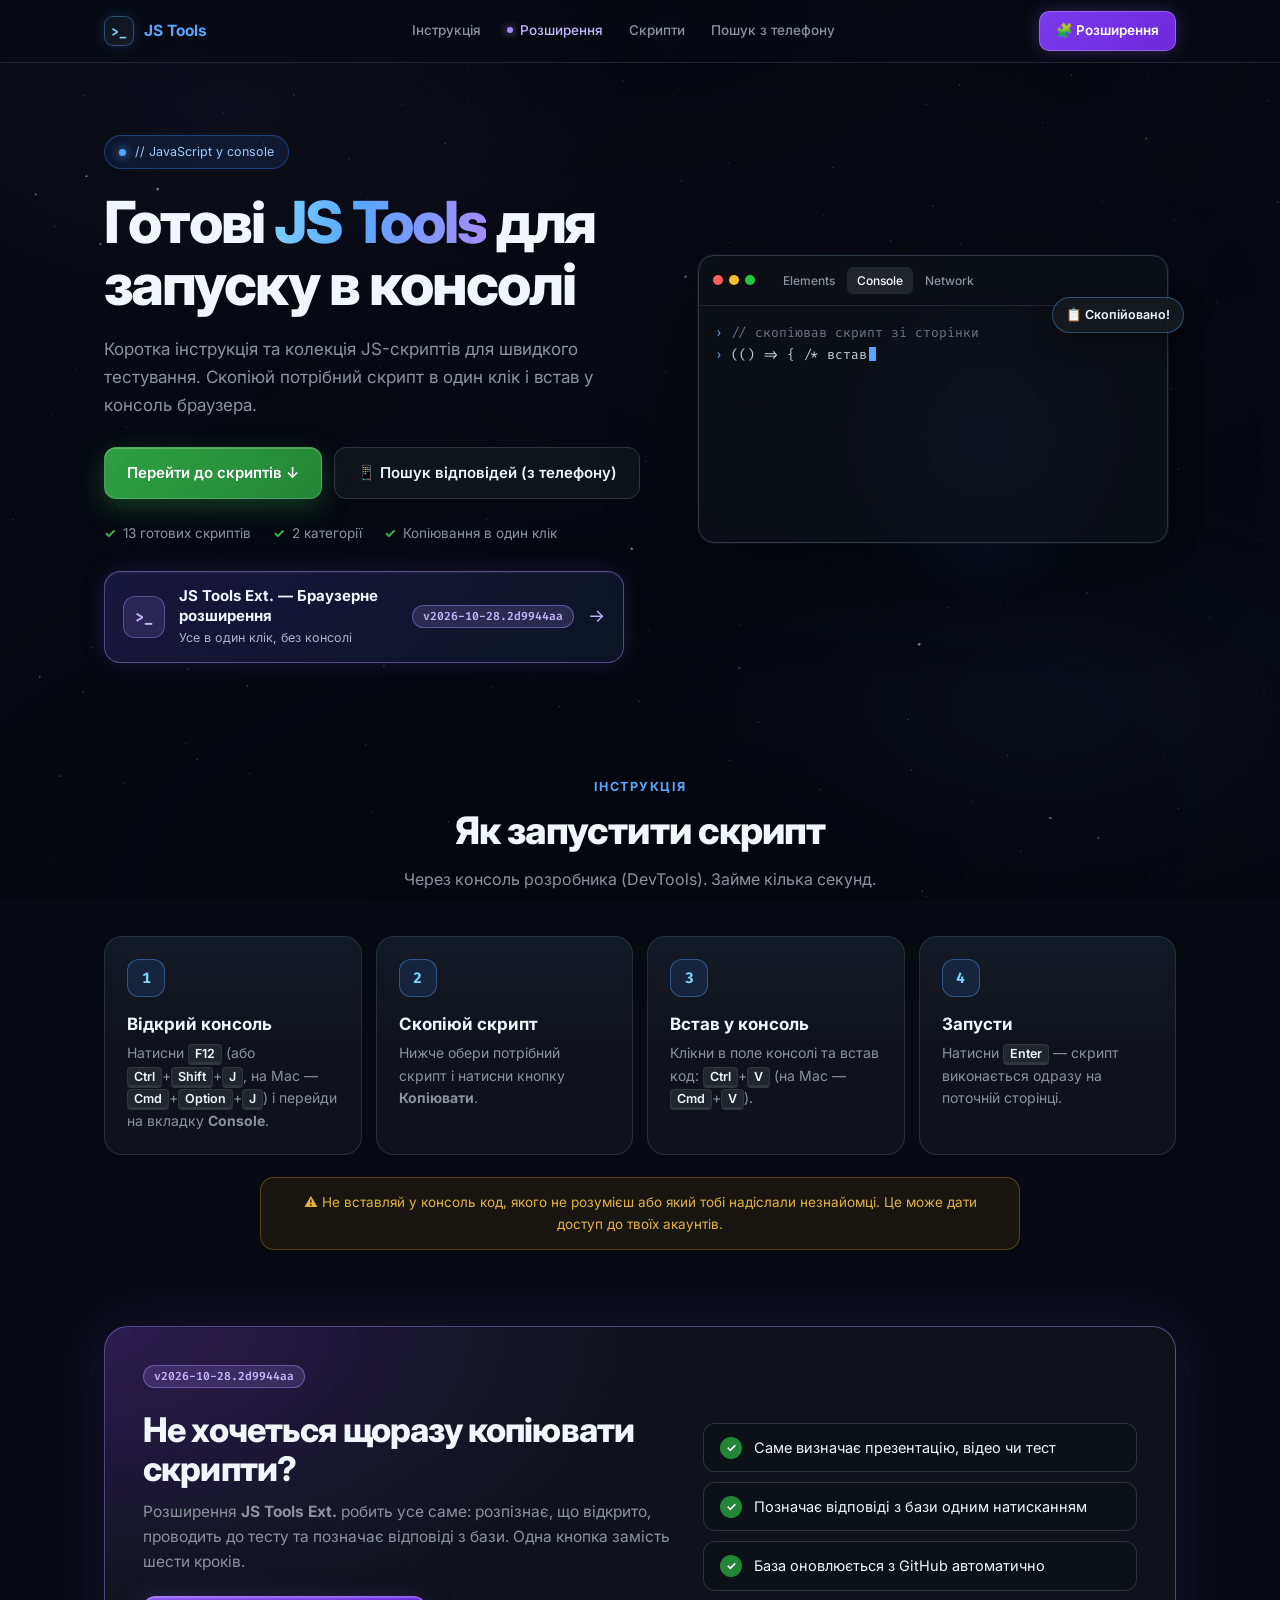
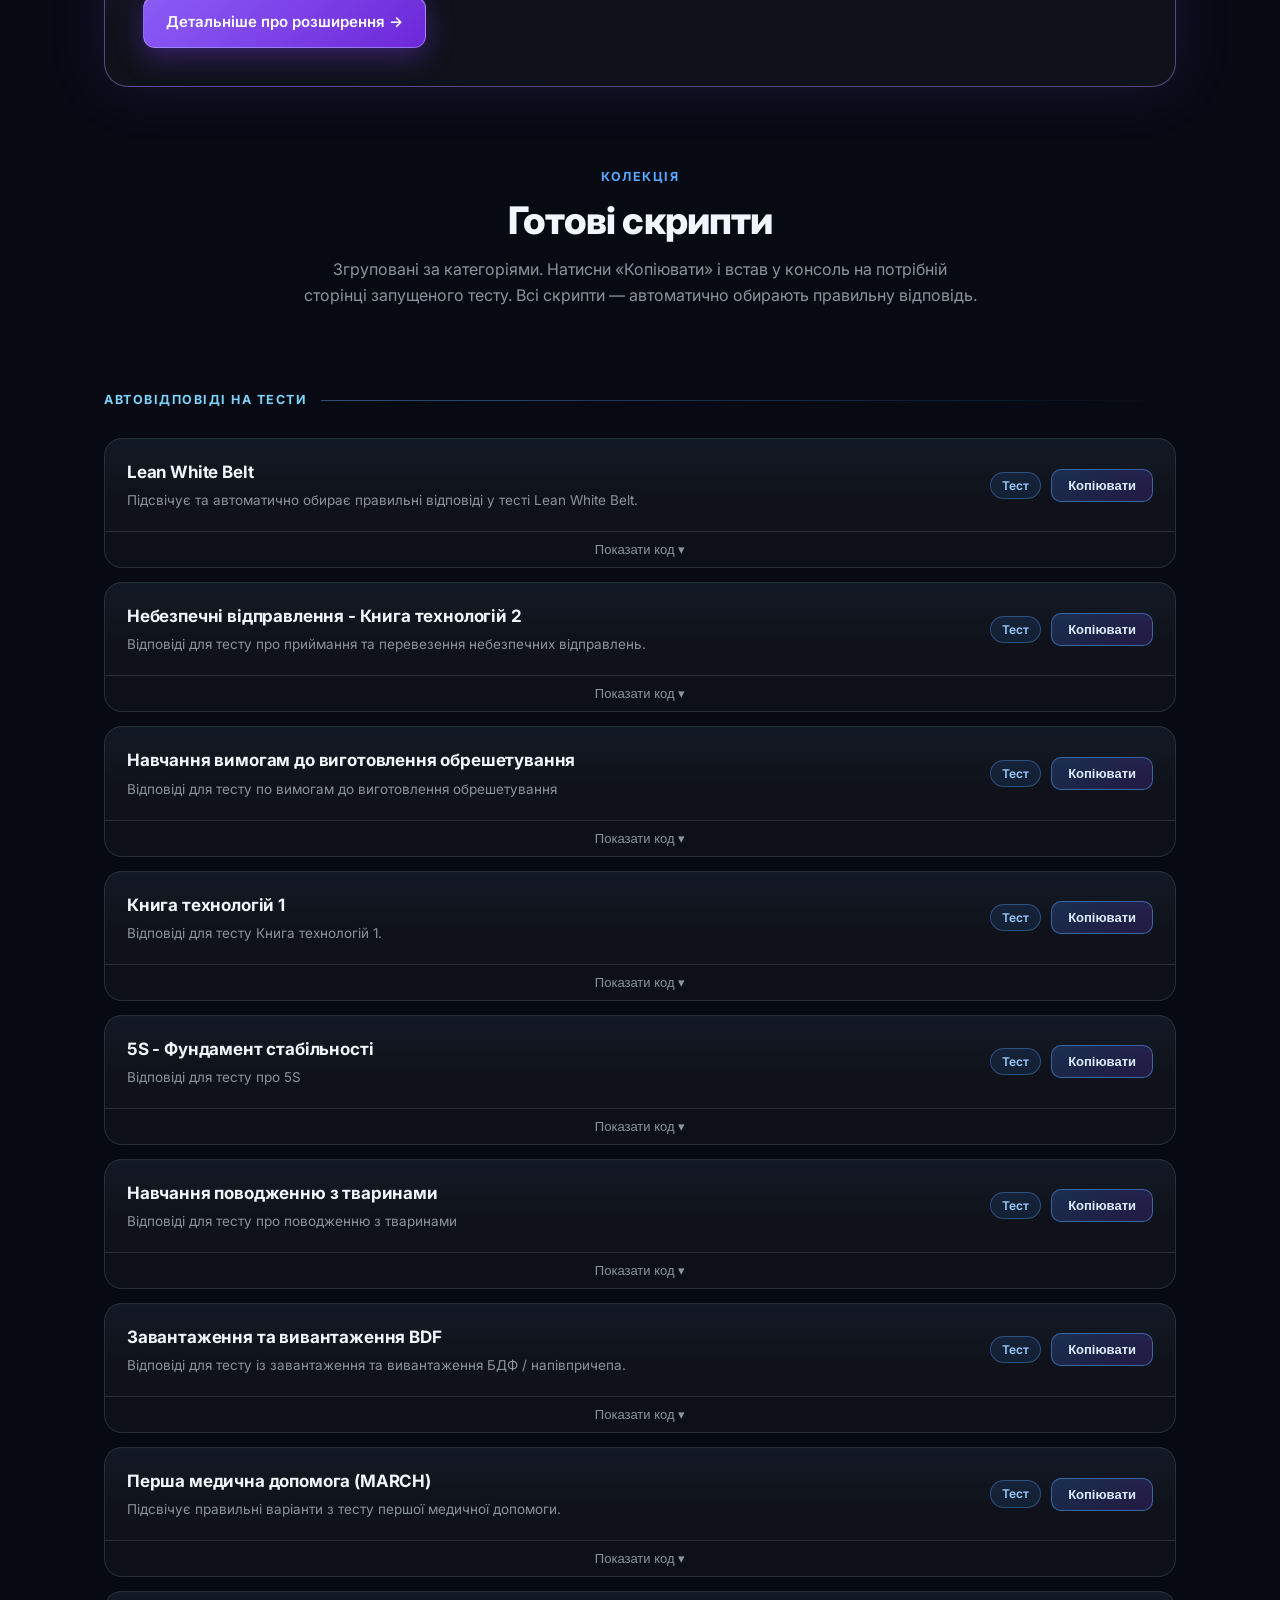
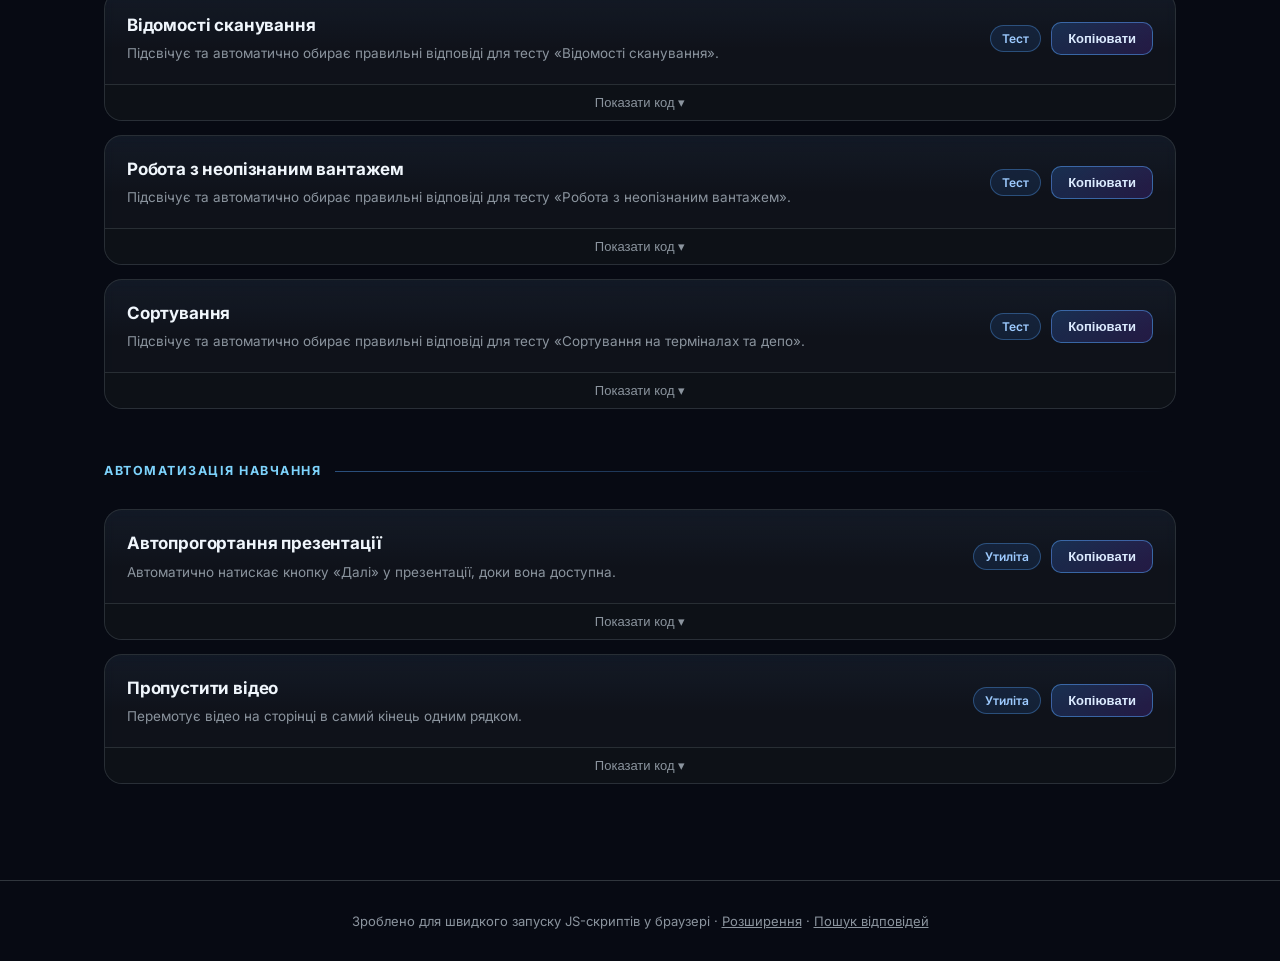
<file: index.html>
<!DOCTYPE html>
<html lang="uk">

<head>
    <meta charset="UTF-8" />
    <meta name="viewport" content="width=device-width, initial-scale=1.0" />
    <title>JS Test Tools</title>
    <link rel="icon" href="img/ico.png" />
    <meta name="description" content="Коротка інструкція, як запускати JavaScript у консолі браузера, та готові скрипти для копіювання в один клік." />
    <meta name="theme-color" content="#070a13" />
    <script>
    document.documentElement.classList.add("s-js");
    </script>
    <link rel="stylesheet" href="css/style.css" />
    <link rel="stylesheet" href="css/animations.css" />
    <link rel="stylesheet" href="css/site.css" />
    <script src="js/animations.js"></script>
</head>

<body class="s-page s-index">
    <!-- ======================= НАВІГАЦІЯ ======================= -->
    <nav class="s-nav" aria-label="Навігація сторінки">
        <div class="s-wrap s-nav-in">
            <a class="s-brand" href="#top"><span class="s-mark">&gt;_</span><span class="s-bname"><span class="accent">JS Tools</span></span></a>
            <div class="s-links">
                <a href="#how">Інструкція</a>
                <a href="#extension" class="s-ext">Розширення</a>
                <a href="#scripts">Скрипти</a>
                <a href="poshuk.html">Пошук з телефону</a>
            </div>
            <a class="s-cta" href="extension.html">🧩 Розширення</a>
        </div>
    </nav>
    <!-- ======================= HERO ======================= -->
    <header class="s-hero" id="top">
        <div class="s-wrap s-hero-grid">
            <div class="s-hero-copy">
                <span id="secret-badge" class="s-eyebrow" style="cursor: pointer; user-select: none;">// JavaScript у console</span>
                <h1>Готові <span class="s-grad">JS Tools</span> для запуску в консолі</h1>
                <p class="s-lead">Коротка інструкція та колекція JS-скриптів для швидкого тестування. Скопіюй потрібний скрипт в один клік і встав у консоль браузера.</p>
                <div class="s-actions">
                    <a class="s-btn s-btn-main" href="#scripts">Перейти до скриптів ↓</a>
                    <a class="s-btn s-btn-ghost" href="poshuk.html">📱 Пошук відповідей (з телефону)</a>
                </div>
                <ul class="s-trust" id="scriptStats">
                    <li>Готові скрипти</li>
                    <li>Копіювання в один клік</li>
                    <li>Без встановлення</li>
                </ul>
                <!-- Кнопка розширення: у бейджі підставляється версія з data/version.json (див. js/site.js) -->
                <a class="s-promo" href="extension.html">
                    <span class="s-promo-ico">&gt;_</span>
                    <span class="s-promo-text"><b>JS Tools Ext. — Браузерне розширення</b><small>Усе в один клік, без консолі</small></span>
                    <span class="s-badge-v" data-ext-version>Реліз</span>
                    <span class="s-promo-arrow" aria-hidden="true">→</span>
                </a>
            </div>
            <!-- Демо: консоль із запуском скрипта -->
            <div class="s-demo" aria-hidden="true">
                <div class="s-orb"></div>
                <div class="s-console">
                    <div class="s-con-bar"><i></i><i></i><i></i><span class="s-tabs"><b>Elements</b><b class="on">Console</b><b>Network</b></span></div>
                    <div class="s-con-body" id="conOut"></div>
                </div>
                <span class="s-chip s-chip-1" id="conChip">✓ Готово</span>
                <span class="s-chip s-chip-2">📋 Скопійовано!</span>
            </div>
        </div>
    </header>
    <!-- ======================= ІНСТРУКЦІЯ ======================= -->
    <section class="s-sec" id="how">
        <div class="s-wrap">
            <div class="s-head" data-rv>
                <span class="s-kicker">Інструкція</span>
                <h2>Як запустити скрипт</h2>
                <p>Через консоль розробника (DevTools). Займе кілька секунд.</p>
            </div>
            <div class="steps">
                <div class="step">
                    <div class="step-num">1</div>
                    <div>
                        <h3>Відкрий консоль</h3>
                        <p>Натисни <kbd>F12</kbd> (або <kbd>Ctrl</kbd>+<kbd>Shift</kbd>+<kbd>J</kbd>, на Mac — <kbd>Cmd</kbd>+<kbd>Option</kbd>+<kbd>J</kbd>) і перейди на вкладку <b>Console</b>.</p>
                    </div>
                </div>
                <div class="step">
                    <div class="step-num">2</div>
                    <div>
                        <h3>Скопіюй скрипт</h3>
                        <p>Нижче обери потрібний скрипт і натисни кнопку <b>Копіювати</b>.</p>
                    </div>
                </div>
                <div class="step">
                    <div class="step-num">3</div>
                    <div>
                        <h3>Встав у консоль</h3>
                        <p>Клікни в поле консолі та встав код: <kbd>Ctrl</kbd>+<kbd>V</kbd> (на Mac — <kbd>Cmd</kbd>+<kbd>V</kbd>).</p>
                    </div>
                </div>
                <div class="step">
                    <div class="step-num">4</div>
                    <div>
                        <h3>Запусти</h3>
                        <p>Натисни <kbd>Enter</kbd> — скрипт виконається одразу на поточній сторінці.</p>
                    </div>
                </div>
            </div>
            <div class="warning">
                ⚠ Не вставляй у консоль код, якого не розумієш або який тобі надіслали незнайомці. Це може дати доступ до твоїх акаунтів.
            </div>
        </div>
    </section>
    <!-- ======================= РОЗШИРЕННЯ ======================= -->
    <section class="s-sec" id="extension" style="padding-top: 0;">
        <div class="s-wrap">
            <div class="s-extband" data-rv>
                <div>
                    <span class="s-badge-v" data-ext-version>Реліз</span>
                    <h2>Не хочеться щоразу копіювати скрипти?</h2>
                    <p>Розширення <b>JS Tools Ext.</b> робить усе саме: розпізнає, що відкрито, проводить до тесту та позначає відповіді з бази. Одна кнопка замість шести кроків.</p>
                    <a class="s-btn s-btn-violet" href="extension.html">Детальніше про розширення →</a>
                </div>
                <ul class="s-extlist">
                    <li>Саме визначає презентацію, відео чи тест</li>
                    <li>Позначає відповіді з бази одним натисканням</li>
                    <li>База оновлюється з GitHub автоматично</li>
                </ul>
            </div>
        </div>
    </section>
    <!-- ======================= СКРИПТИ ======================= -->
    <section class="s-sec" id="scripts" style="padding-top: 0;">
        <div class="s-wrap">
            <div class="s-head" data-rv>
                <span class="s-kicker">Колекція</span>
                <h2>Готові скрипти</h2>
                <p>Згруповані за категоріями. Натисни «Копіювати» і встав у консоль на потрібній сторінці запущеного тесту. Всі скрипти — автоматично обирають правильну відповідь.</p>
            </div>
            <div id="cards"></div>
        </div>
    </section>
    <footer class="s-foot">
        <div class="s-wrap">Зроблено для швидкого запуску JS-скриптів у браузері · <a href="extension.html">Розширення</a> · <a href="poshuk.html">Пошук відповідей</a></div>
    </footer>
    <!--
    База скриптів винесена в data/scripts-db.js — це окрема "база знань"
    цієї сторінки. Щоб додати свій скрипт, відредагуй масив SCRIPTS_DB:
    додай об'єкт { category, tag, title, desc, code }.
  -->
    <script src="data/scripts-db.js"></script>
    <script src="js/main.js"></script>
    <script src="js/site.js"></script>
</body>

</html>
</file>
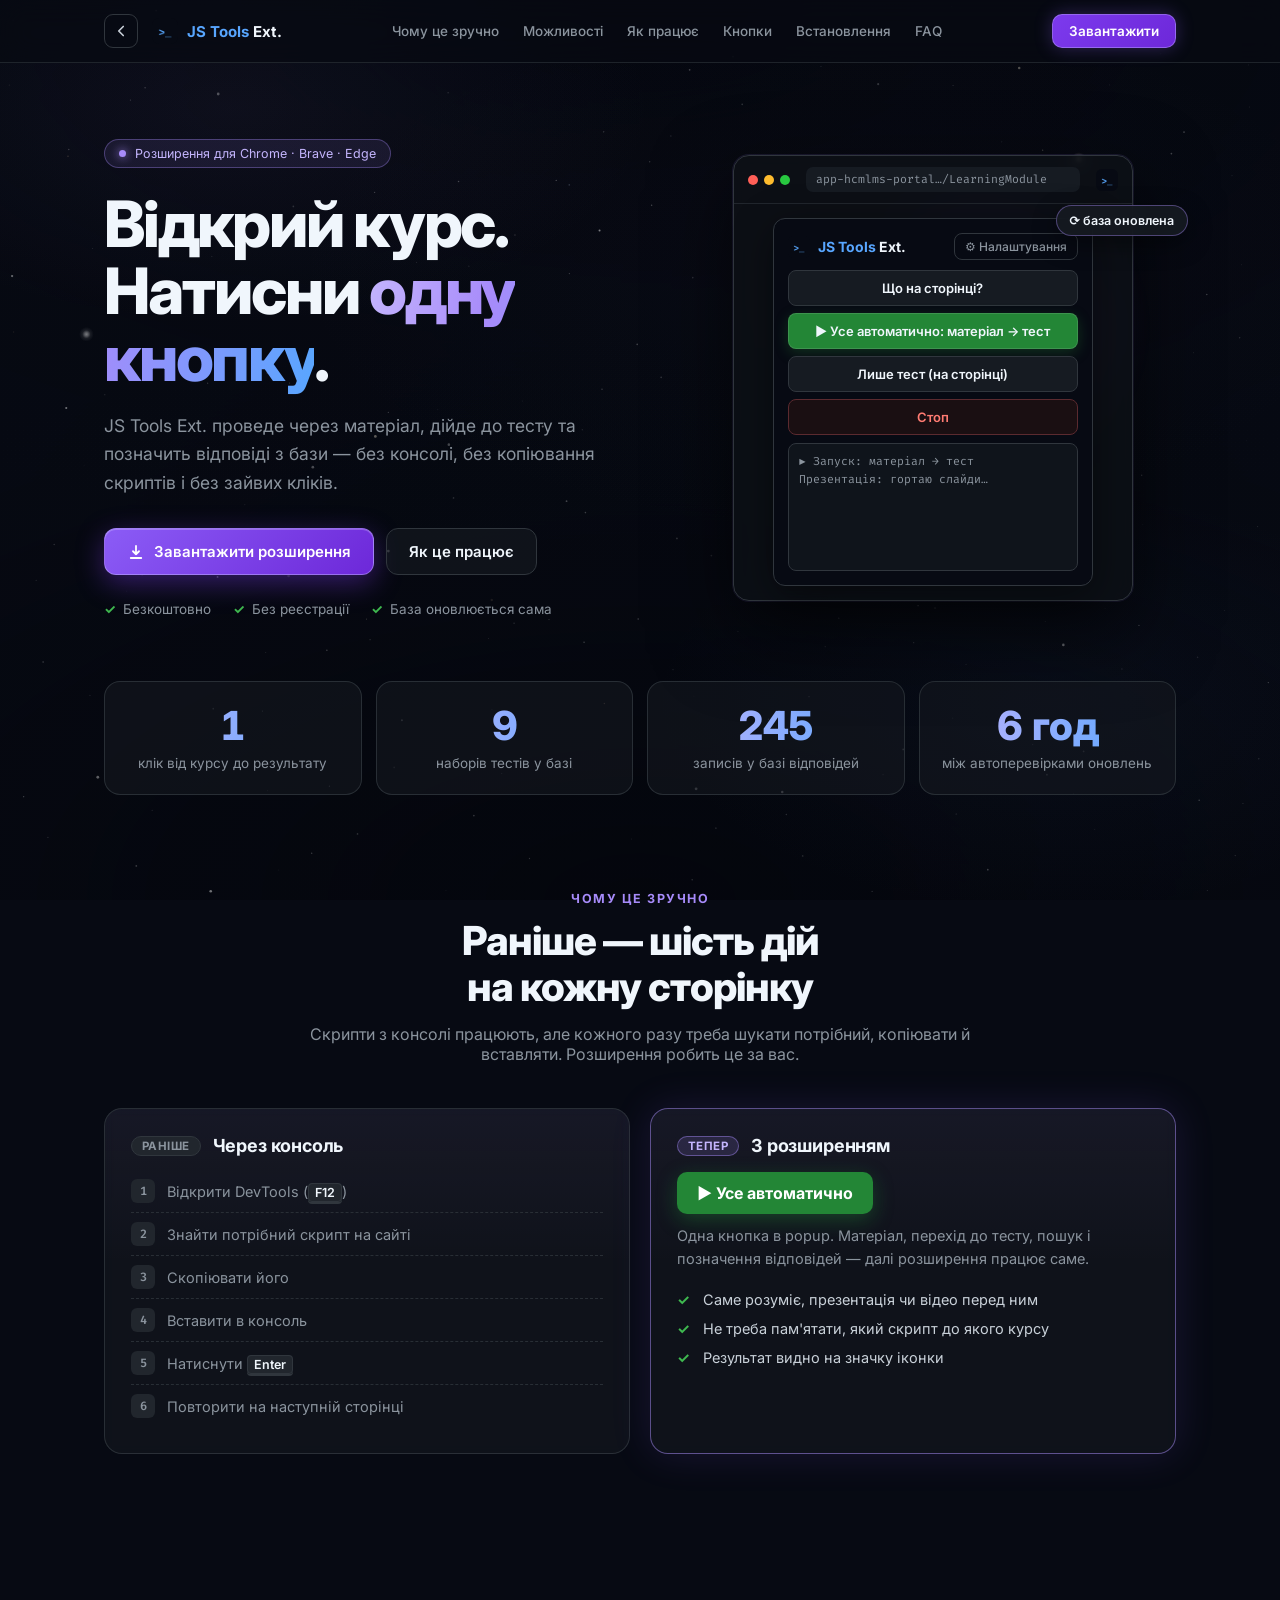
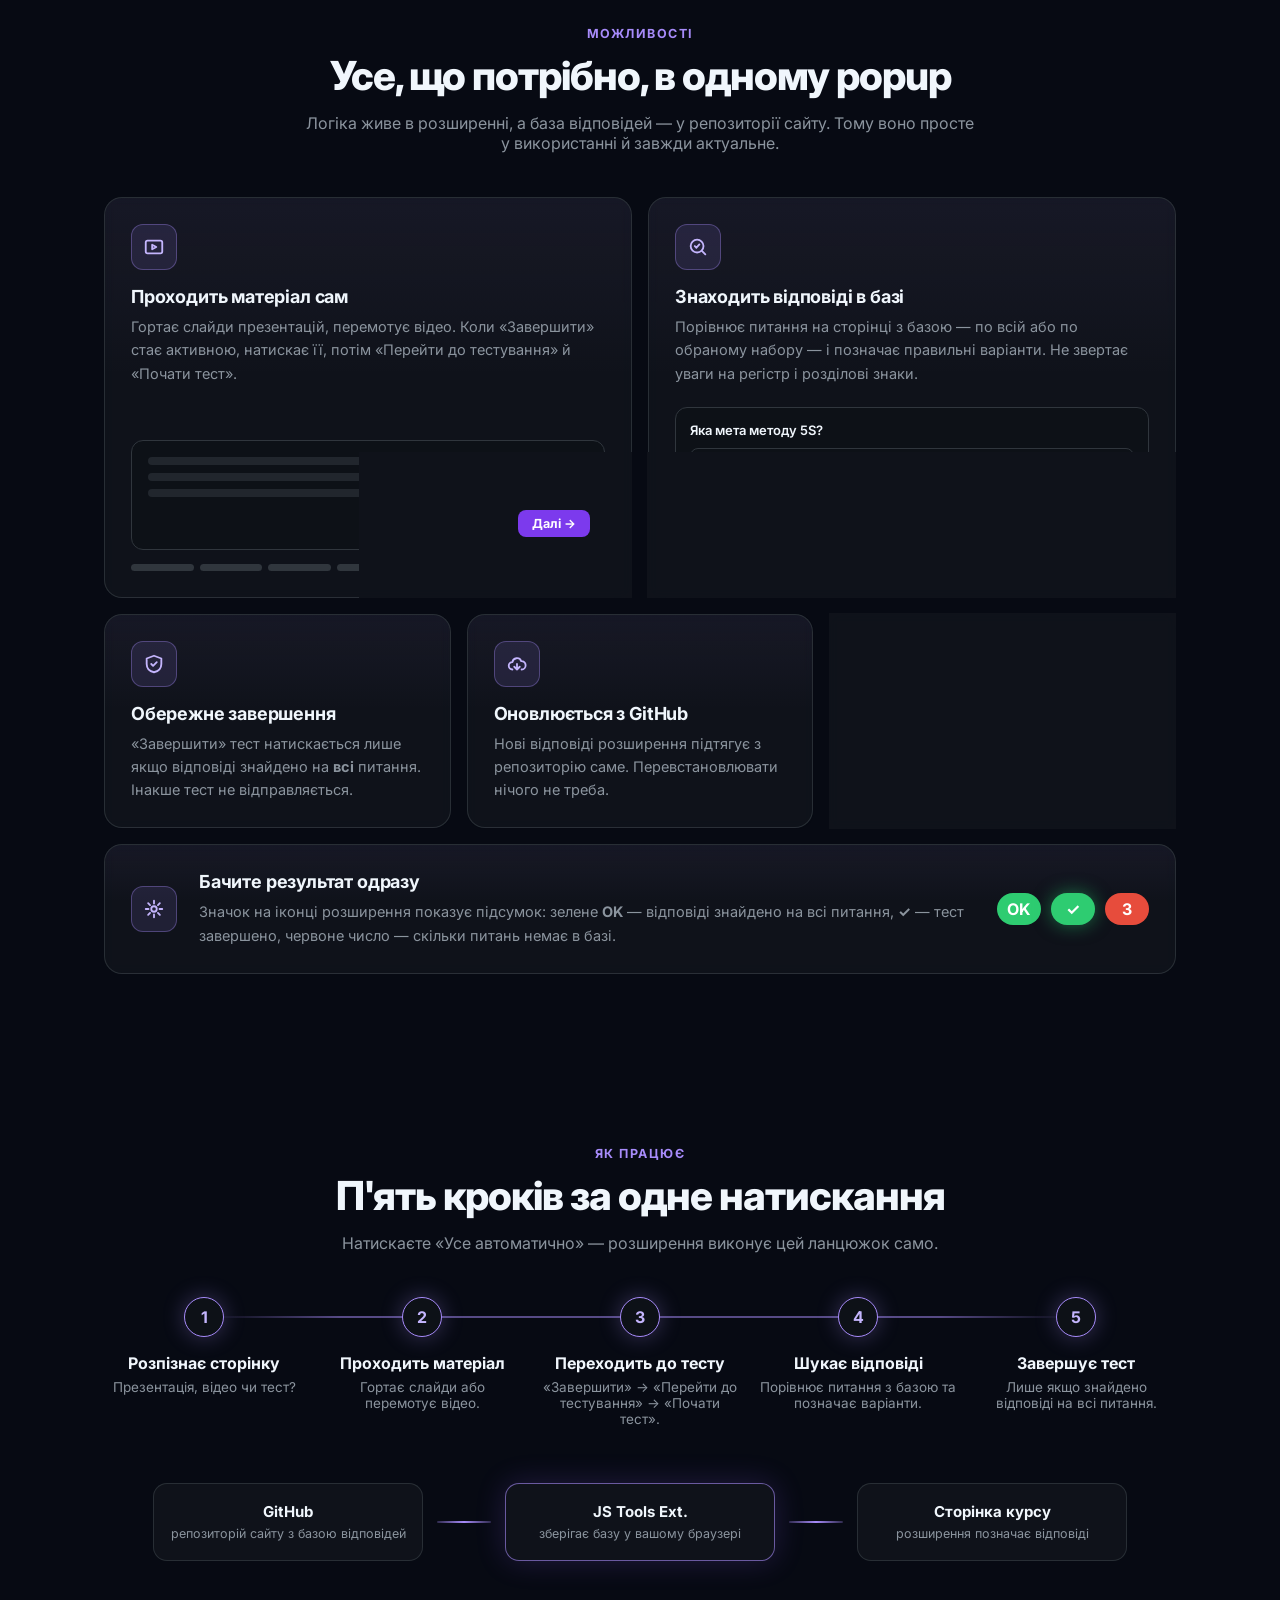
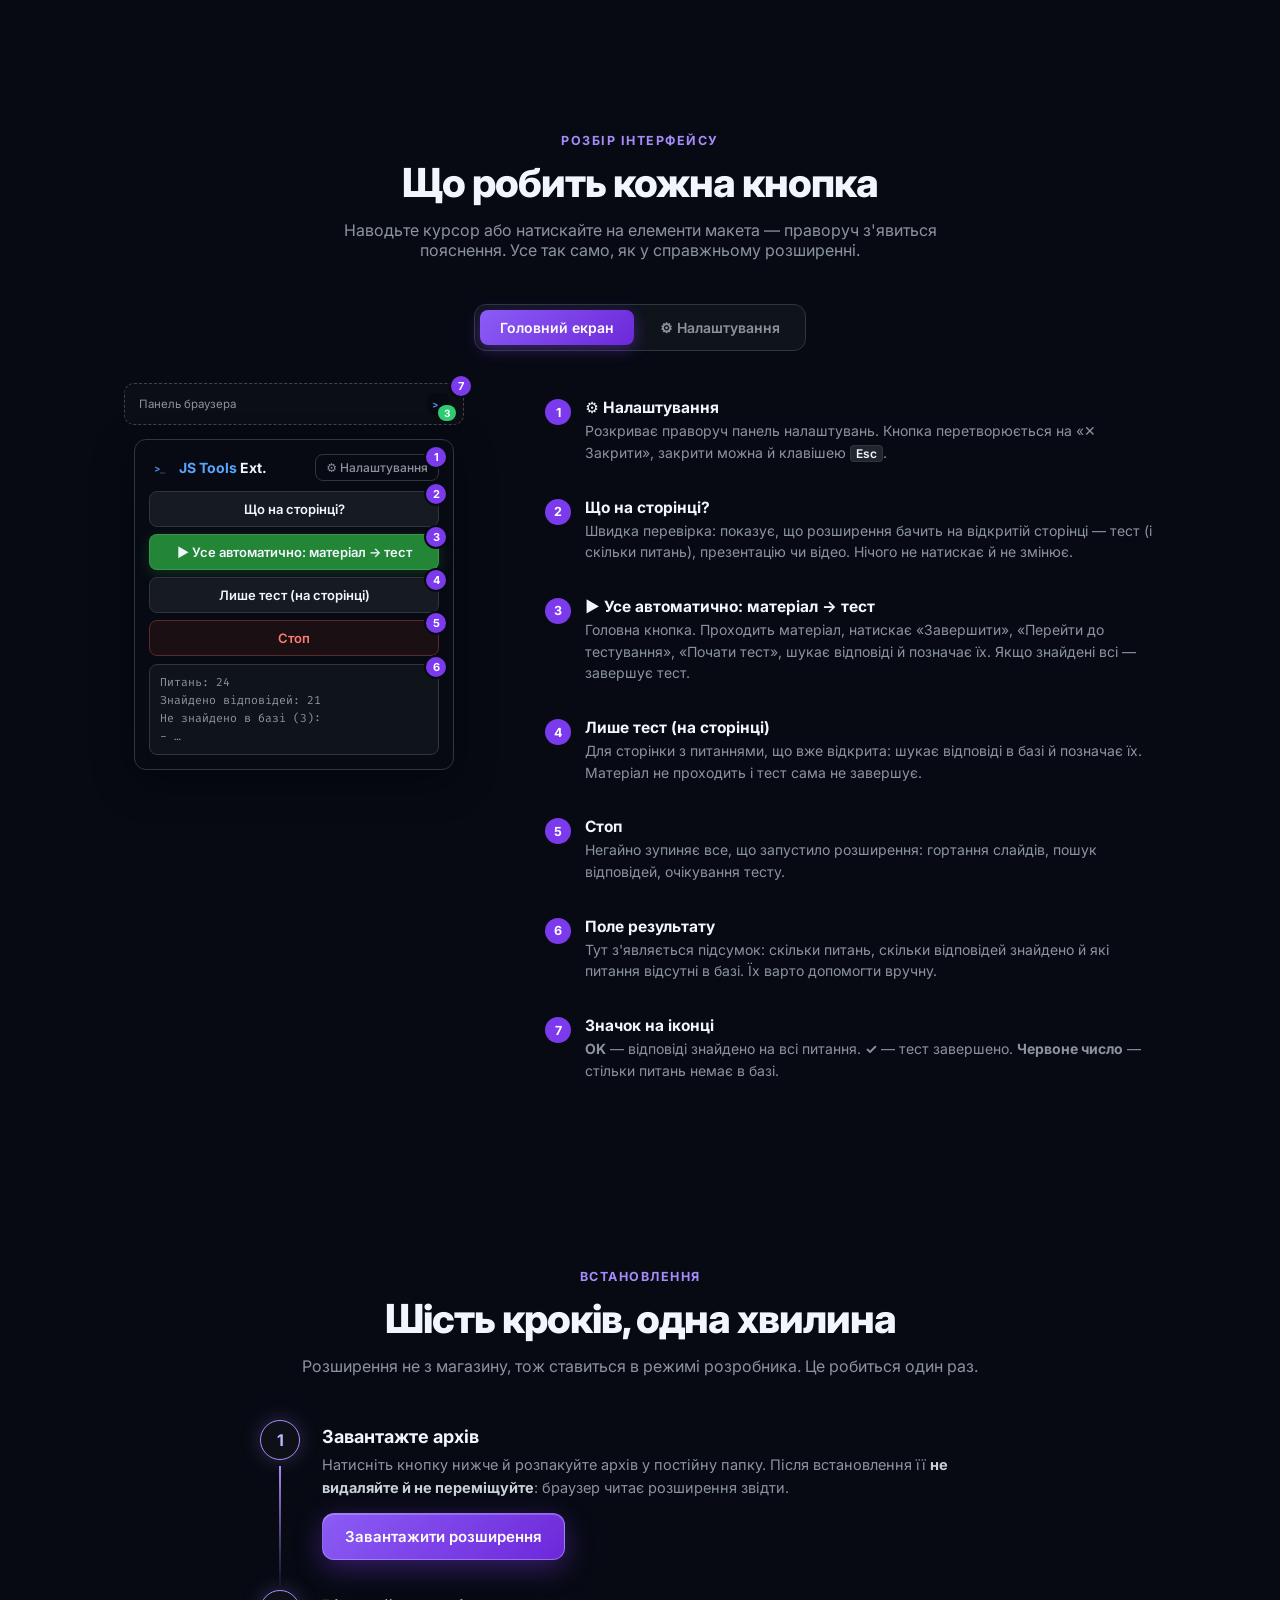
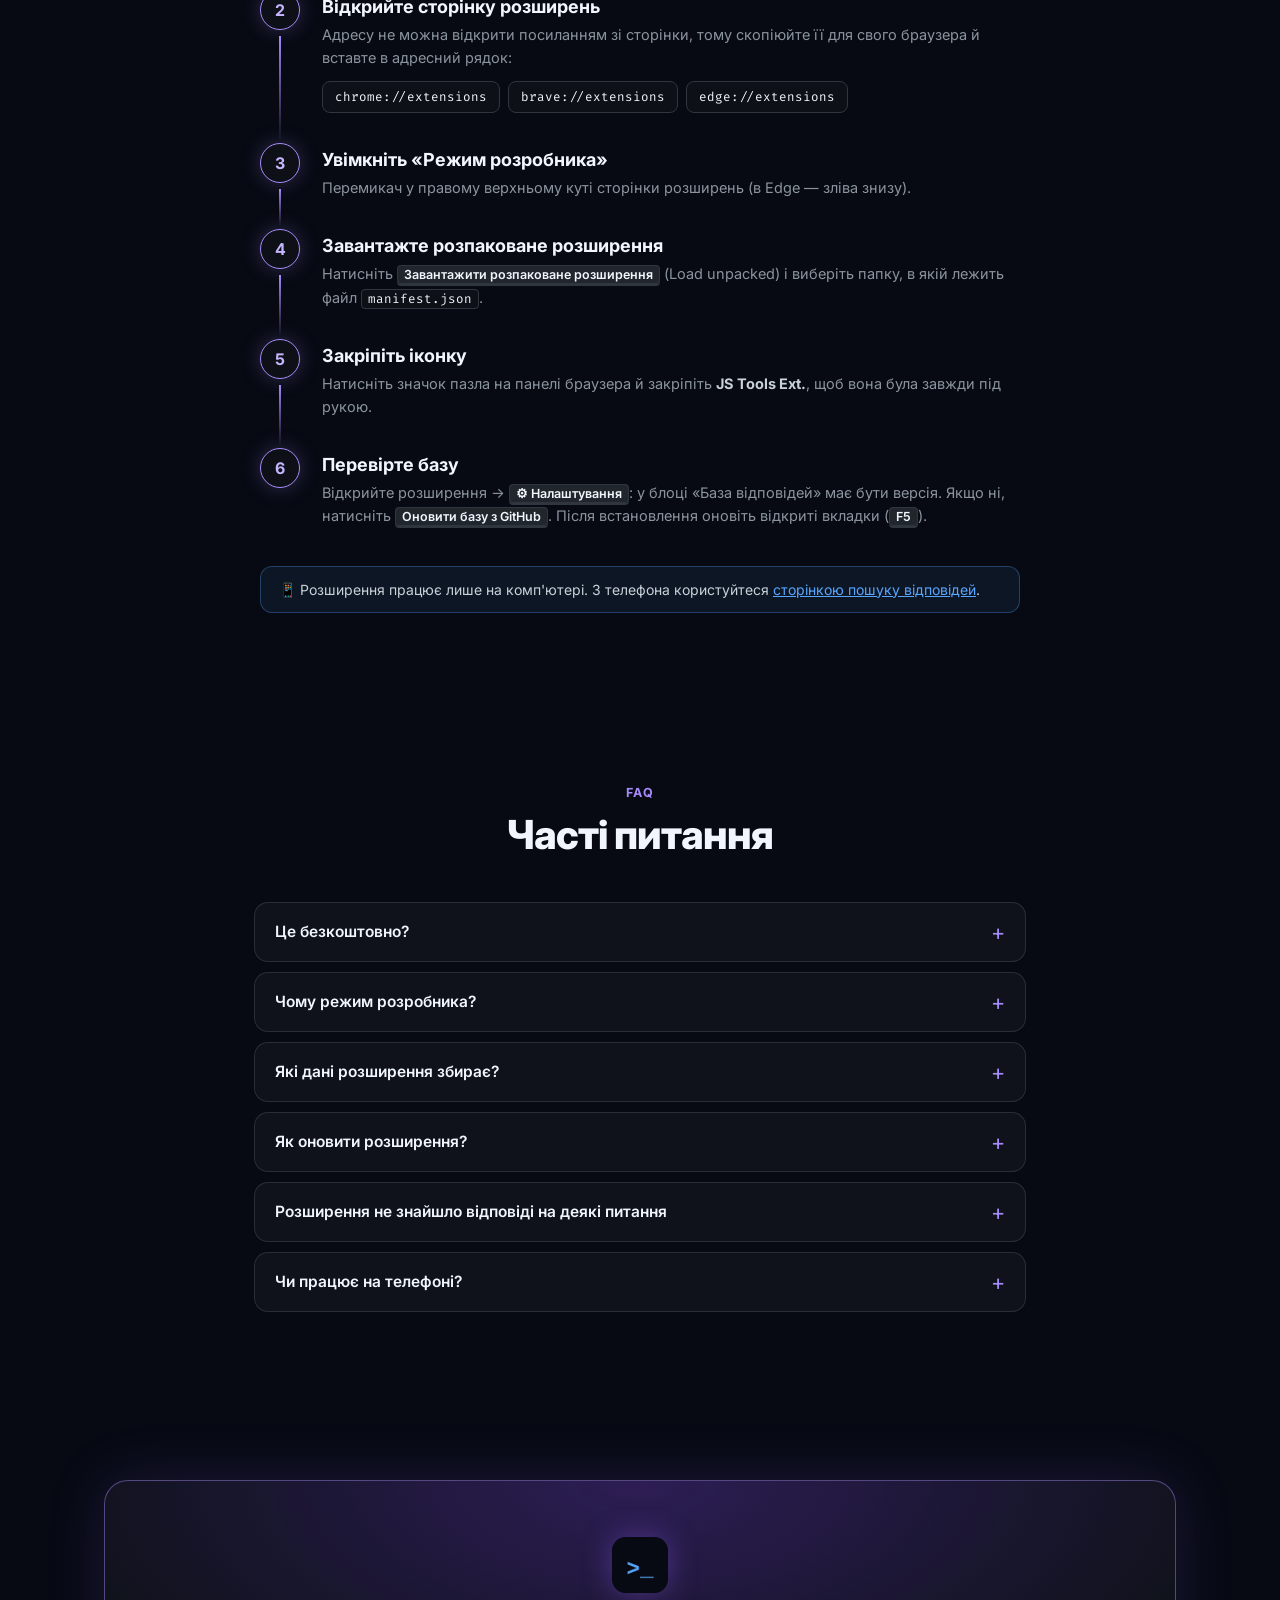
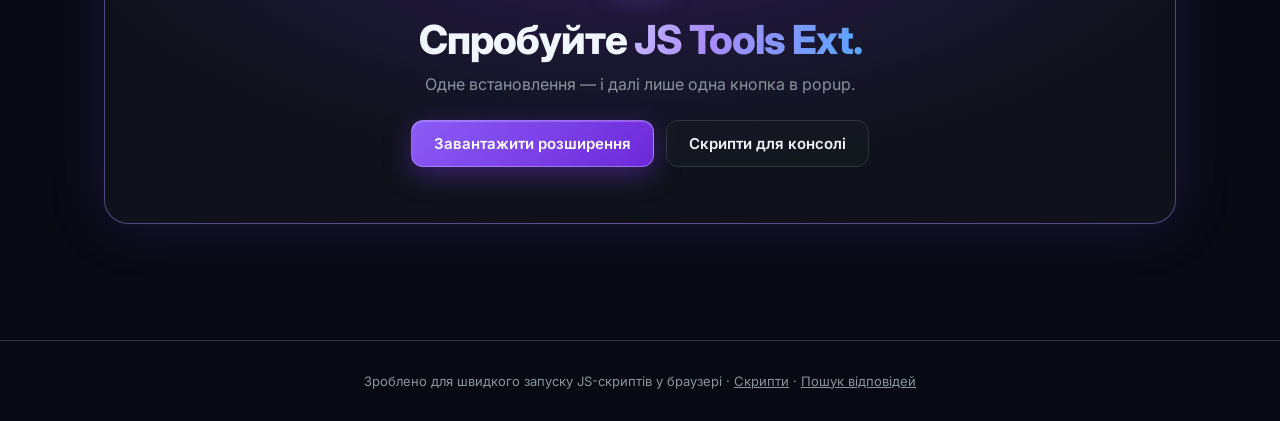
<file: extension.html>
<!DOCTYPE html>
<html lang="uk">

<head>
    <meta charset="UTF-8" />
    <meta name="viewport" content="width=device-width, initial-scale=1.0" />
    <title>JS Tools Ext. — відкрий курс, натисни одну кнопку</title>
    <meta name="description" content="JS Tools Ext. — розширення для браузера: проводить через навчальний матеріал, доходить до тесту та позначає відповіді з бази. Без консолі й копіювання скриптів." />
    <meta name="theme-color" content="#070a13" />
    <link rel="icon" href="img/ico.png" />
    <script>document.documentElement.classList.add("x-js");</script>
    <link rel="stylesheet" href="css/style.css" />
    <link rel="stylesheet" href="css/animations.css" />
    <link rel="stylesheet" href="css/ext.css" />
    <script src="js/animations.js" defer></script>
    <script src="js/ext.js" defer></script>
</head>

<body class="x-page">

    <!-- ======================= НАВІГАЦІЯ ======================= -->
    <nav class="x-nav" aria-label="Навігація сторінки">
        <div class="x-wrap x-nav-in">
            <a class="x-back" href="index.html" aria-label="До скриптів">
                <svg viewBox="0 0 24 24" width="18" height="18" fill="none" stroke="currentColor" stroke-width="2.2" stroke-linecap="round" stroke-linejoin="round" aria-hidden="true"><path d="M15 18l-6-6 6-6" /></svg>
            </a>
            <a class="x-brand" href="#top"><img src="img/ico.png" alt="" width="26" height="26"><span><span class="accent">JS Tools</span> Ext.</span></a>
            <div class="x-links">
                <a href="#compare">Чому це зручно</a>
                <a href="#features">Можливості</a>
                <a href="#how">Як працює</a>
                <a href="#buttons">Кнопки</a>
                <a href="#install">Встановлення</a>
                <a href="#faq">FAQ</a>
            </div>
            <a class="x-cta-sm" href="https://github.com/Clinhfist/JS-Tools-Ext/archive/refs/heads/main.zip">Завантажити</a>
        </div>
    </nav>

    <!-- ======================= HERO ======================= -->
    <header class="x-hero" id="top">
        <div class="x-wrap x-hero-grid">
            <div class="x-hero-copy">
                <span class="x-eyebrow"><i></i> Розширення для Chrome · Brave · Edge</span>
                <h1>Відкрий курс.<br>Натисни <span class="x-grad">одну кнопку</span>.</h1>
                <p class="x-lead">JS Tools Ext. проведе через матеріал, дійде до тесту та позначить відповіді з бази — без консолі, без копіювання скриптів і без зайвих кліків.</p>
                <div class="x-actions">
                    <a class="x-btn x-btn-main" href="https://github.com/Clinhfist/JS-Tools-Ext/archive/refs/heads/main.zip">
                        <svg viewBox="0 0 24 24" width="18" height="18" fill="none" stroke="currentColor" stroke-width="2.4" stroke-linecap="round" stroke-linejoin="round" aria-hidden="true"><path d="M12 4v11m0 0l-4-4m4 4l4-4M5 20h14" /></svg>
                        Завантажити розширення
                    </a>
                    <a class="x-btn x-btn-ghost" href="#how">Як це працює</a>
                </div>
                <ul class="x-trust">
                    <li>Безкоштовно</li>
                    <li>Без реєстрації</li>
                    <li>База оновлюється сама</li>
                </ul>
            </div>

            <!-- Живе демо: макет popup із автопілотом -->
            <div class="x-demo" aria-hidden="true">
                <div class="x-orb"></div>
                <div class="x-browser">
                    <div class="x-bar">
                        <i></i><i></i><i></i>
                        <span class="x-url">app-hcmlms-portal…/LearningModule</span>
                        <span class="x-exticon"><img src="img/ico.png" alt="" width="22" height="22"><b class="x-badge" id="demoBadge"></b></span>
                    </div>
                    <div class="x-popwrap">
                        <div class="pp" id="demoPopup">
                            <div class="pp-head">
                                <div class="pp-brand"><img src="img/ico.png" alt="" width="22" height="22"><span><span class="accent">JS Tools</span> Ext.</span></div>
                                <span class="pp-ghost">⚙ Налаштування</span>
                            </div>
                            <div class="pp-btn">Що на сторінці?</div>
                            <div class="pp-btn go" id="demoGo">▶ Усе автоматично: матеріал → тест</div>
                            <div class="pp-btn">Лише тест (на сторінці)</div>
                            <div class="pp-btn stop">Стоп</div>
                            <div class="pp-out" id="demoOut"></div>
                        </div>
                    </div>
                </div>
                <span class="x-chip x-chip-1">✓ 24 / 24 відповіді</span>
                <span class="x-chip x-chip-2">⟳ база оновлена</span>
            </div>
        </div>
    </header>

    <!-- ======================= ЦИФРИ ======================= -->
    <section class="x-sec x-stats-sec">
        <div class="x-wrap">
            <div class="x-stats" data-rv>
                <div class="x-stat"><b data-count="1">1</b><span>клік від курсу до результату</span></div>
                <div class="x-stat"><b data-count="9" id="statSets">9</b><span>наборів тестів у базі</span></div>
                <div class="x-stat"><b data-count="245" id="statItems">245</b><span>записів у базі відповідей</span></div>
                <div class="x-stat"><b data-count="6" data-suffix=" год">6 год</b><span>між автоперевірками оновлень</span></div>
            </div>
        </div>
    </section>

    <!-- ======================= БУЛО / СТАЛО ======================= -->
    <section class="x-sec" id="compare">
        <div class="x-wrap">
            <div class="x-head" data-rv>
                <span class="x-kicker">Чому це зручно</span>
                <h2>Раніше — шість дій на кожну сторінку</h2>
                <p>Скрипти з консолі працюють, але кожного разу треба шукати потрібний, копіювати й вставляти. Розширення робить це за вас.</p>
            </div>
            <div class="x-versus">
                <div class="x-card x-old" data-rv>
                    <h3><span class="x-tag">Раніше</span> Через консоль</h3>
                    <ol>
                        <li><span>Відкрити DevTools (<kbd>F12</kbd>)</span></li>
                        <li><span>Знайти потрібний скрипт на сайті</span></li>
                        <li><span>Скопіювати його</span></li>
                        <li><span>Вставити в консоль</span></li>
                        <li><span>Натиснути <kbd>Enter</kbd></span></li>
                        <li><span>Повторити на наступній сторінці</span></li>
                    </ol>
                </div>
                <div class="x-card x-new" data-rv>
                    <h3><span class="x-tag x-tag-v">Тепер</span> З розширенням</h3>
                    <div class="x-one">
                        <div class="x-onebtn">▶ Усе автоматично</div>
                        <p>Одна кнопка в popup. Матеріал, перехід до тесту, пошук і позначення відповідей — далі розширення працює саме.</p>
                    </div>
                    <ul>
                        <li>Саме розуміє, презентація чи відео перед ним</li>
                        <li>Не треба пам'ятати, який скрипт до якого курсу</li>
                        <li>Результат видно на значку іконки</li>
                    </ul>
                </div>
            </div>
        </div>
    </section>

    <!-- ======================= МОЖЛИВОСТІ (BENTO) ======================= -->
    <section class="x-sec" id="features">
        <div class="x-wrap">
            <div class="x-head" data-rv>
                <span class="x-kicker">Можливості</span>
                <h2>Усе, що потрібно, в одному popup</h2>
                <p>Логіка живе в розширенні, а база відповідей — у репозиторії сайту. Тому воно просте у використанні й завжди актуальне.</p>
            </div>
            <div class="x-bento">
                <article class="x-card x-b3" data-rv>
                    <div class="x-ico"><svg viewBox="0 0 24 24" fill="none" stroke="currentColor" stroke-width="2" stroke-linecap="round" stroke-linejoin="round"><rect x="3" y="5" width="18" height="14" rx="2" /><path d="M10 9.5v5l4.5-2.5z" /></svg></div>
                    <h3>Проходить матеріал сам</h3>
                    <p>Гортає слайди презентацій, перемотує відео. Коли «Завершити» стає активною, натискає її, потім «Перейти до тестування» й «Почати тест».</p>
                    <div class="x-mini x-slides" aria-hidden="true">
                        <div class="sl"><span class="w80"></span><span class="w60"></span><span class="w70"></span><b>Далі →</b></div>
                        <div class="bars"><i></i><i></i><i></i><i></i><i></i><i></i><i></i></div>
                    </div>
                </article>
                <article class="x-card x-b3" data-rv>
                    <div class="x-ico"><svg viewBox="0 0 24 24" fill="none" stroke="currentColor" stroke-width="2" stroke-linecap="round" stroke-linejoin="round"><circle cx="11" cy="11" r="7" /><path d="M20 20l-3.5-3.5M8.5 11l1.8 1.8 3.2-3.6" /></svg></div>
                    <h3>Знаходить відповіді в базі</h3>
                    <p>Порівнює питання на сторінці з базою — по всій або по обраному набору — і позначає правильні варіанти. Не звертає уваги на регістр і розділові знаки.</p>
                    <div class="x-mini x-q" aria-hidden="true">
                        <div>Яка мета методу 5S?</div>
                        <span>Навести порядок на робочому місці</span>
                        <span class="ok">✓ Підтримувати чистоту й порядок</span>
                        <span>Збільшити запаси</span>
                    </div>
                </article>
                <article class="x-card x-b2" data-rv>
                    <div class="x-ico"><svg viewBox="0 0 24 24" fill="none" stroke="currentColor" stroke-width="2" stroke-linecap="round" stroke-linejoin="round"><path d="M12 3l8 3v6c0 5-3.5 8-8 9-4.5-1-8-4-8-9V6z" /><path d="M9 12l2 2 4-4" /></svg></div>
                    <h3>Обережне завершення</h3>
                    <p>«Завершити» тест натискається лише якщо відповіді знайдено на <b>всі</b> питання. Інакше тест не відправляється.</p>
                </article>
                <article class="x-card x-b2" data-rv>
                    <div class="x-ico"><svg viewBox="0 0 24 24" fill="none" stroke="currentColor" stroke-width="2" stroke-linecap="round" stroke-linejoin="round"><path d="M7 18a4 4 0 010-8 5 5 0 019.6-1.2A4.5 4.5 0 0117 18" /><path d="M12 12v6m0 0l-3-3m3 3l3-3" /></svg></div>
                    <h3>Оновлюється з GitHub</h3>
                    <p>Нові відповіді розширення підтягує з репозиторію саме. Перевстановлювати нічого не треба.</p>
                </article>
                <article class="x-card x-b2" data-rv>
                    <div class="x-ico"><svg viewBox="0 0 24 24" fill="none" stroke="currentColor" stroke-width="2" stroke-linecap="round" stroke-linejoin="round"><path d="M4 6h8M16 6h4M4 12h3M11 12h9M4 18h10M18 18h2" /><circle cx="14" cy="6" r="2" /><circle cx="9" cy="12" r="2" /><circle cx="16" cy="18" r="2" /></svg></div>
                    <h3>Ваші правила</h3>
                    <p>Обирайте набір питань, лише підсвітку замість кліків чи повний автопілот — усе в налаштуваннях.</p>
                </article>
                <article class="x-card x-b6 x-wide" data-rv>
                    <div class="x-ico"><svg viewBox="0 0 24 24" fill="none" stroke="currentColor" stroke-width="2" stroke-linecap="round" stroke-linejoin="round"><path d="M12 3v3M12 18v3M3 12h3M18 12h3M5.6 5.6l2.1 2.1M16.3 16.3l2.1 2.1M18.4 5.6l-2.1 2.1M7.7 16.3l-2.1 2.1" /><circle cx="12" cy="12" r="3" /></svg></div>
                    <div>
                        <h3>Бачите результат одразу</h3>
                        <p>Значок на іконці розширення показує підсумок: зелене <b>OK</b> — відповіді знайдено на всі питання, <b>✓</b> — тест завершено, червоне число — скільки питань немає в базі.</p>
                    </div>
                    <div class="x-badges" aria-hidden="true"><span class="b-ok">OK</span><span class="b-done">✓</span><span class="b-miss">3</span></div>
                </article>
            </div>
        </div>
    </section>

    <!-- ======================= ЯК ПРАЦЮЄ ======================= -->
    <section class="x-sec" id="how">
        <div class="x-wrap">
            <div class="x-head" data-rv>
                <span class="x-kicker">Як працює</span>
                <h2>П'ять кроків за одне натискання</h2>
                <p>Натискаєте «Усе автоматично» — розширення виконує цей ланцюжок само.</p>
            </div>
            <ol class="x-flow">
                <li data-rv><b>1</b><h3>Розпізнає сторінку</h3><p>Презентація, відео чи тест?</p></li>
                <li data-rv><b>2</b><h3>Проходить матеріал</h3><p>Гортає слайди або перемотує відео.</p></li>
                <li data-rv><b>3</b><h3>Переходить до тесту</h3><p>«Завершити» → «Перейти до тестування» → «Почати тест».</p></li>
                <li data-rv><b>4</b><h3>Шукає відповіді</h3><p>Порівнює питання з базою та позначає варіанти.</p></li>
                <li data-rv><b>5</b><h3>Завершує тест</h3><p>Лише якщо знайдено відповіді на всі питання.</p></li>
            </ol>
            <div class="x-sync" data-rv>
                <div class="x-node"><b>GitHub</b><span>репозиторій сайту з базою відповідей</span></div>
                <div class="x-arrow" aria-hidden="true"><i></i></div>
                <div class="x-node x-node-v"><b>JS Tools Ext.</b><span>зберігає базу у вашому браузері</span></div>
                <div class="x-arrow" aria-hidden="true"><i></i></div>
                <div class="x-node"><b>Сторінка курсу</b><span>розширення позначає відповіді</span></div>
            </div>
        </div>
    </section>

    <!-- ======================= УСІ КНОПКИ ======================= -->
    <section class="x-sec" id="buttons">
        <div class="x-wrap">
            <div class="x-head" data-rv>
                <span class="x-kicker">Розбір інтерфейсу</span>
                <h2>Що робить кожна кнопка</h2>
                <p>Наводьте курсор або натискайте на елементи макета — праворуч з'явиться пояснення. Усе так само, як у справжньому розширенні.</p>
            </div>

            <div class="x-tabs" role="tablist" data-rv>
                <button type="button" role="tab" class="is-on" data-view="main" aria-selected="true">Головний екран</button>
                <button type="button" role="tab" data-view="settings" aria-selected="false">⚙ Налаштування</button>
            </div>

            <div class="x-guide" data-rv>
                <div class="x-guide-mock">
                    <!-- Значок на панелі браузера -->
                    <div class="x-toolbar" data-pane="main" data-id="7" data-n="7" tabindex="0" aria-label="Значок на іконці">
                        <span>Панель браузера</span>
                        <span class="x-exticon"><img src="img/ico.png" alt="" width="22" height="22"><b class="x-badge show">3</b></span>
                    </div>

                    <!-- ГОЛОВНИЙ ЕКРАН -->
                    <div class="pp pins" data-pane="main">
                        <div class="pp-head">
                            <div class="pp-brand"><img src="img/ico.png" alt="" width="22" height="22"><span><span class="accent">JS Tools</span> Ext.</span></div>
                            <span class="pp-ghost" data-id="1" data-n="1" tabindex="0">⚙ Налаштування</span>
                        </div>
                        <button type="button" class="pp-btn" data-id="2" data-n="2">Що на сторінці?</button>
                        <button type="button" class="pp-btn go" data-id="3" data-n="3">▶ Усе автоматично: матеріал → тест</button>
                        <button type="button" class="pp-btn" data-id="4" data-n="4">Лише тест (на сторінці)</button>
                        <button type="button" class="pp-btn stop" data-id="5" data-n="5">Стоп</button>
                        <div class="pp-out" data-id="6" data-n="6" tabindex="0">Питань: 24<br>Знайдено відповідей: 21<br>Не знайдено в базі (3):<br>- …</div>
                    </div>

                    <!-- НАЛАШТУВАННЯ -->
                    <div class="pp pp-wide pins" data-pane="settings" hidden>
                        <div class="pp-title">Налаштування</div>
                        <div class="pp-group">
                            <h4>Тест</h4>
                            <div class="pp-select" data-id="8" data-n="8" tabindex="0">Тест: шукати по всій базі <i>▾</i></div>
                            <label class="pp-check" data-id="9" data-n="9" tabindex="0"><span class="box on">✓</span> Ставити відповіді автоматично</label>
                            <label class="pp-check" data-id="10" data-n="10" tabindex="0"><span class="box on">✓</span> Автоматично «Завершити» тест</label>
                            <small>«Завершити» натискається лише якщо відповіді знайдено на всі питання.</small>
                        </div>
                        <div class="pp-group">
                            <h4>База відповідей</h4>
                            <div class="pp-meta">База: 2026-10-14.827ab6f9 · перевірено 15.10.2026</div>
                            <button type="button" class="pp-btn" data-id="11" data-n="11">Оновити базу з GitHub</button>
                        </div>
                        <div class="pp-group">
                            <h4>Діагностика</h4>
                            <button type="button" class="pp-btn" data-id="12" data-n="12">Діагностика тесту</button>
                        </div>
                    </div>
                </div>

                <div class="x-legend-wrap">
                    <ol class="x-legend" data-pane="main">
                        <li data-id="1"><b>1</b><div><h3>⚙ Налаштування</h3><p>Розкриває праворуч панель налаштувань. Кнопка перетворюється на «✕ Закрити», закрити можна й клавішею <kbd>Esc</kbd>.</p></div></li>
                        <li data-id="2"><b>2</b><div><h3>Що на сторінці?</h3><p>Швидка перевірка: показує, що розширення бачить на відкритій сторінці — тест (і скільки питань), презентацію чи відео. Нічого не натискає й не змінює.</p></div></li>
                        <li data-id="3"><b>3</b><div><h3>▶ Усе автоматично: матеріал → тест</h3><p>Головна кнопка. Проходить матеріал, натискає «Завершити», «Перейти до тестування», «Почати тест», шукає відповіді й позначає їх. Якщо знайдені всі — завершує тест.</p></div></li>
                        <li data-id="4"><b>4</b><div><h3>Лише тест (на сторінці)</h3><p>Для сторінки з питаннями, що вже відкрита: шукає відповіді в базі й позначає їх. Матеріал не проходить і тест сама не завершує.</p></div></li>
                        <li data-id="5"><b>5</b><div><h3>Стоп</h3><p>Негайно зупиняє все, що запустило розширення: гортання слайдів, пошук відповідей, очікування тесту.</p></div></li>
                        <li data-id="6"><b>6</b><div><h3>Поле результату</h3><p>Тут з'являється підсумок: скільки питань, скільки відповідей знайдено й які питання відсутні в базі. Їх варто допомогти вручну.</p></div></li>
                        <li data-id="7"><b>7</b><div><h3>Значок на іконці</h3><p><b>OK</b> — відповіді знайдено на всі питання. <b>✓</b> — тест завершено. <b>Червоне число</b> — стільки питань немає в базі.</p></div></li>
                    </ol>
                    <ol class="x-legend" data-pane="settings" hidden>
                        <li data-id="8"><b>8</b><div><h3>Набір питань</h3><p>За замовчуванням розширення шукає по всій базі. Можна обрати один набір (наприклад, 5S чи LEAN), якщо точно знаєте, який тест проходите.</p></div></li>
                        <li data-id="9"><b>9</b><div><h3>Ставити відповіді автоматично</h3><p>Увімкнено — розширення само клікає по правильних варіантах. Вимкнено — лише підсвічує їх зеленим, а ви обираєте вручну.</p></div></li>
                        <li data-id="10"><b>10</b><div><h3>Автоматично «Завершити» тест</h3><p>Натискає «Завершити», коли відповіді позначено, але лише якщо знайдено <b>всі</b> питання. Вимкніть, щоб перевіряти результат перед відправкою.</p></div></li>
                        <li data-id="11"><b>11</b><div><h3>Оновити базу з GitHub</h3><p>Одразу завантажує свіжу базу відповідей з репозиторію сайту. Без цього розширення перевіряє оновлення само кожні кілька годин. Тут же видно версію бази.</p></div></li>
                        <li data-id="12"><b>12</b><div><h3>Діагностика тесту</h3><p>Сервісна кнопка: показує, скільки елементів-питань бачить розширення. Якщо щось не працює, надішліть її результат автору.</p></div></li>
                    </ol>
                </div>
            </div>
        </div>
    </section>

    <!-- ======================= ВСТАНОВЛЕННЯ ======================= -->
    <section class="x-sec" id="install">
        <div class="x-wrap">
            <div class="x-head" data-rv>
                <span class="x-kicker">Встановлення</span>
                <h2>Шість кроків, одна хвилина</h2>
                <p>Розширення не з магазину, тож ставиться в режимі розробника. Це робиться один раз.</p>
            </div>
            <ol class="x-timeline">
                <li data-rv>
                    <b>1</b>
                    <div>
                        <h3>Завантажте архів</h3>
                        <p>Натисніть кнопку нижче й розпакуйте архів у постійну папку. Після встановлення її <b>не видаляйте й не переміщуйте</b>: браузер читає розширення звідти.</p>
                        <a class="x-btn x-btn-main" href="https://github.com/Clinhfist/JS-Tools-Ext/archive/refs/heads/main.zip">Завантажити розширення</a>
                    </div>
                </li>
                <li data-rv>
                    <b>2</b>
                    <div>
                        <h3>Відкрийте сторінку розширень</h3>
                        <p>Адресу не можна відкрити посиланням зі сторінки, тому скопіюйте її для свого браузера й вставте в адресний рядок:</p>
                        <div class="x-chips">
                            <button type="button" class="x-copy" data-copy="chrome://extensions"><code>chrome://extensions</code></button>
                            <button type="button" class="x-copy" data-copy="brave://extensions"><code>brave://extensions</code></button>
                            <button type="button" class="x-copy" data-copy="edge://extensions"><code>edge://extensions</code></button>
                        </div>
                    </div>
                </li>
                <li data-rv>
                    <b>3</b>
                    <div>
                        <h3>Увімкніть «Режим розробника»</h3>
                        <p>Перемикач у правому верхньому куті сторінки розширень (в Edge — зліва знизу).</p>
                    </div>
                </li>
                <li data-rv>
                    <b>4</b>
                    <div>
                        <h3>Завантажте розпаковане розширення</h3>
                        <p>Натисніть <kbd>Завантажити розпаковане розширення</kbd> (Load unpacked) і виберіть папку, в якій лежить файл <code class="inline">manifest.json</code>.</p>
                    </div>
                </li>
                <li data-rv>
                    <b>5</b>
                    <div>
                        <h3>Закріпіть іконку</h3>
                        <p>Натисніть значок пазла на панелі браузера й закріпіть <b>JS Tools Ext.</b>, щоб вона була завжди під рукою.</p>
                    </div>
                </li>
                <li data-rv>
                    <b>6</b>
                    <div>
                        <h3>Перевірте базу</h3>
                        <p>Відкрийте розширення → <kbd>⚙ Налаштування</kbd>: у блоці «База відповідей» має бути версія. Якщо ні, натисніть <kbd>Оновити базу з GitHub</kbd>. Після встановлення оновіть відкриті вкладки (<kbd>F5</kbd>).</p>
                    </div>
                </li>
            </ol>
            <div class="x-note" data-rv>
                📱 Розширення працює лише на комп'ютері. З телефона користуйтеся <a href="poshuk.html">сторінкою пошуку відповідей</a>.
            </div>
        </div>
    </section>

    <!-- ======================= FAQ ======================= -->
    <section class="x-sec" id="faq">
        <div class="x-wrap x-narrow">
            <div class="x-head" data-rv>
                <span class="x-kicker">FAQ</span>
                <h2>Часті питання</h2>
            </div>
            <div class="x-faq" data-rv>
                <details>
                    <summary>Це безкоштовно?</summary>
                    <p>Так. Розширення безкоштовне й не потребує реєстрації чи акаунта.</p>
                </details>
                <details>
                    <summary>Чому режим розробника?</summary>
                    <p>Розширення роздається поза магазином застосунків, тому браузер ставить його як «розпаковане». Це стандартний спосіб для власних розширень, і робити це треба один раз.</p>
                </details>
                <details>
                    <summary>Які дані розширення збирає?</summary>
                    <p>Жодних. Воно працює локально: читає сторінку курсу, щоб знайти питання, зберігає базу у вашому браузері та лише завантажує файли бази з репозиторію сайту на GitHub. Ваші дані нікуди не відправляються.</p>
                </details>
                <details>
                    <summary>Як оновити розширення?</summary>
                    <p>База відповідей оновлюється сама. Якщо вийшла нова версія самого розширення, завантажте свіжий архів, замініть файли в папці та натисніть кнопку оновлення ⟳ на картці розширення на сторінці розширень.</p>
                </details>
                <details>
                    <summary>Розширення не знайшло відповіді на деякі питання</summary>
                    <p>Такі питання відсутні в базі: їх число видно на значку іконки та в полі результату. У такому разі «Завершити» не натискається, а залишені питання варто відповісти вручну, наприклад за допомогою <a href="poshuk.html" target="_blank" rel="noopener">пошуку відповідей</a>.</p>
                </details>
            <details>
    <summary>Чи працює на телефоні?</summary>
    <p>Стандартні мобільні браузери не підтримують розширення. Для користування на телефоні є два варіанти:<br><br>
    1. Встановити <a href="https://play.google.com/store/apps/details?id=com.lemurbrowser.exts" target="_blank" rel="noopener">Lemur Browser</a> з Play Market і встановити розширення за <a href="#install">інструкцією вище</a>.<br><br>
    2. Скористатися нашою окремою <a href="poshuk.html">сторінкою пошуку відповідей</a> у будь-якому браузері.</p>
</details>

            </div>
        </div>
    </section>

    <!-- ======================= ФІНАЛЬНИЙ CTA ======================= -->
    <section class="x-sec">
        <div class="x-wrap">
            <div class="x-final" data-rv>
                <img src="img/ico.png" alt="" width="56" height="56">
                <h2>Спробуйте <span class="x-grad">JS Tools Ext.</span></h2>
                <p>Одне встановлення — і далі лише одна кнопка в popup.</p>
                <div class="x-actions x-center">
                    <a class="x-btn x-btn-main" href="https://github.com/Clinhfist/JS-Tools-Ext/archive/refs/heads/main.zip">Завантажити розширення</a>
                    <a class="x-btn x-btn-ghost" href="index.html">Скрипти для консолі</a>
                </div>
            </div>
        </div>
    </section>

    <footer class="x-foot">
        <div class="x-wrap">Зроблено для швидкого запуску JS-скриптів у браузері · <a href="index.html">Скрипти</a> · <a href="poshuk.html">Пошук відповідей</a></div>
    </footer>

</body>

</html>
</file>
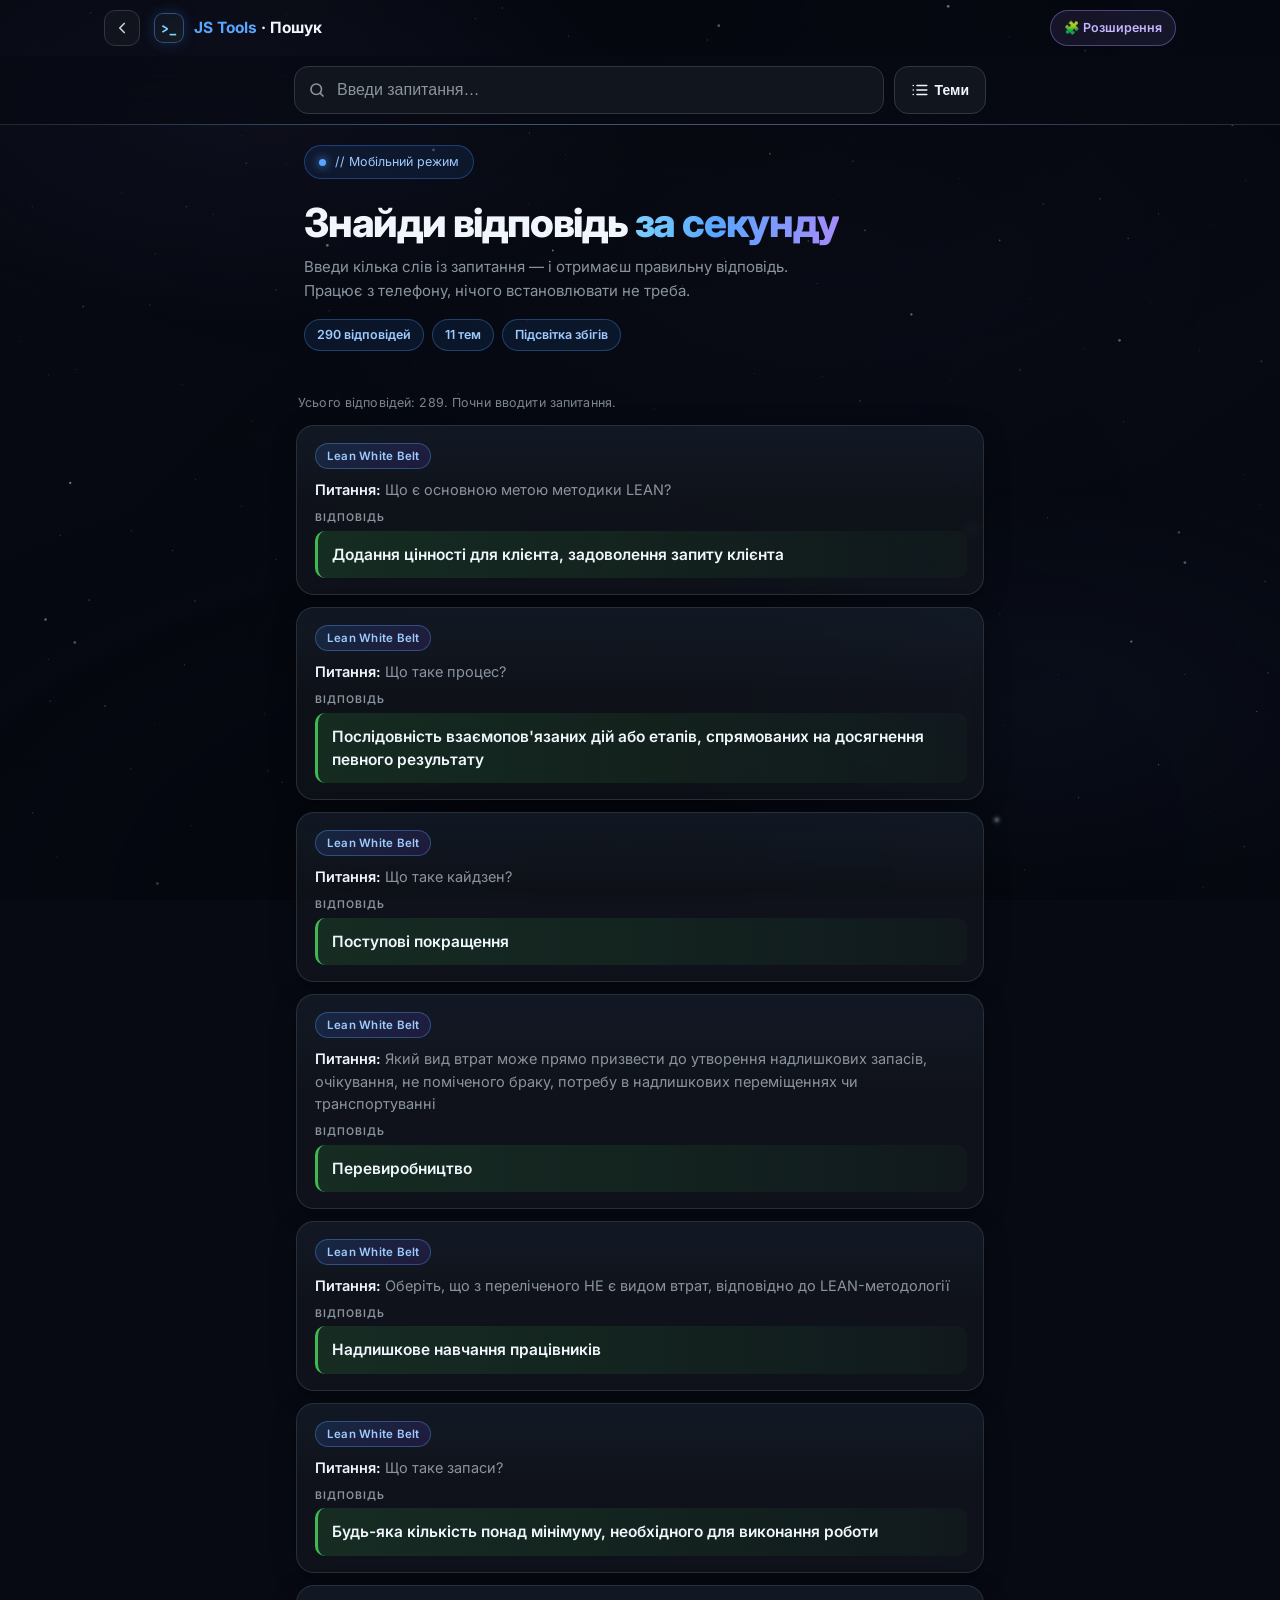
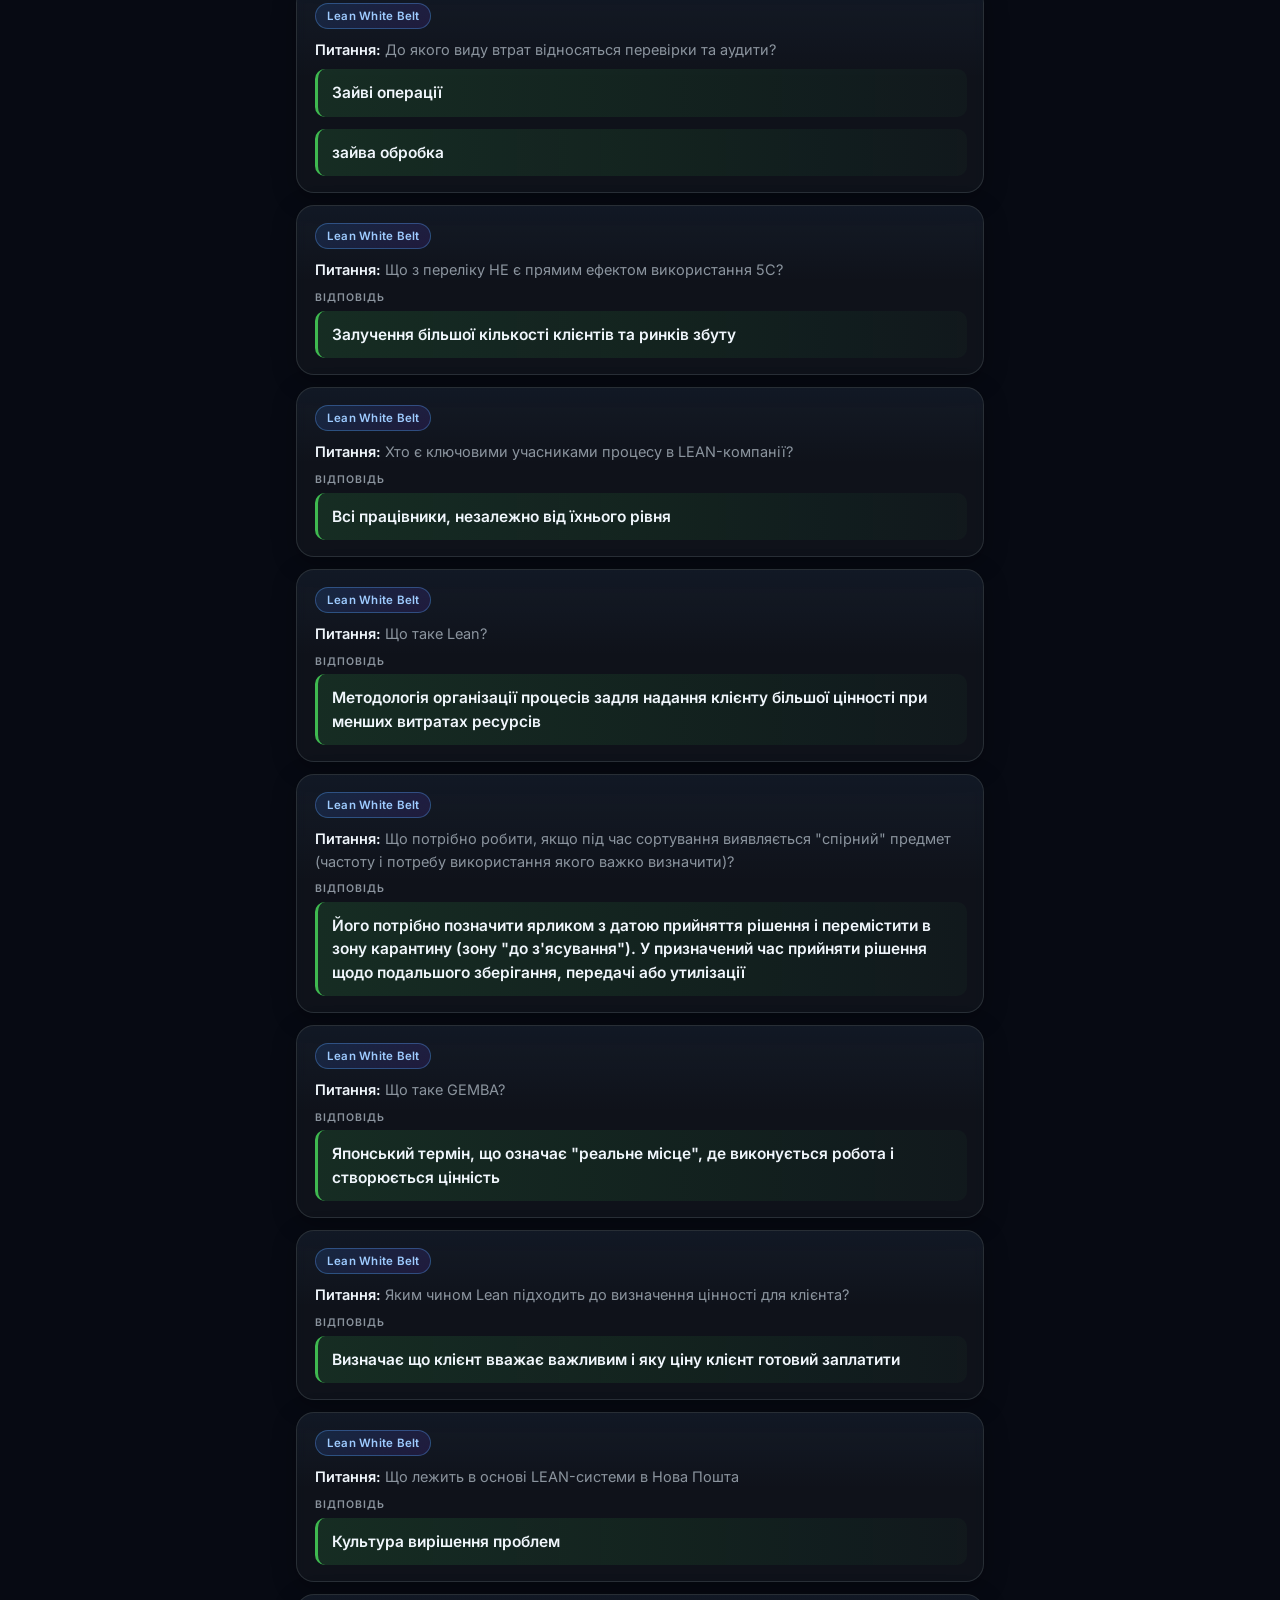
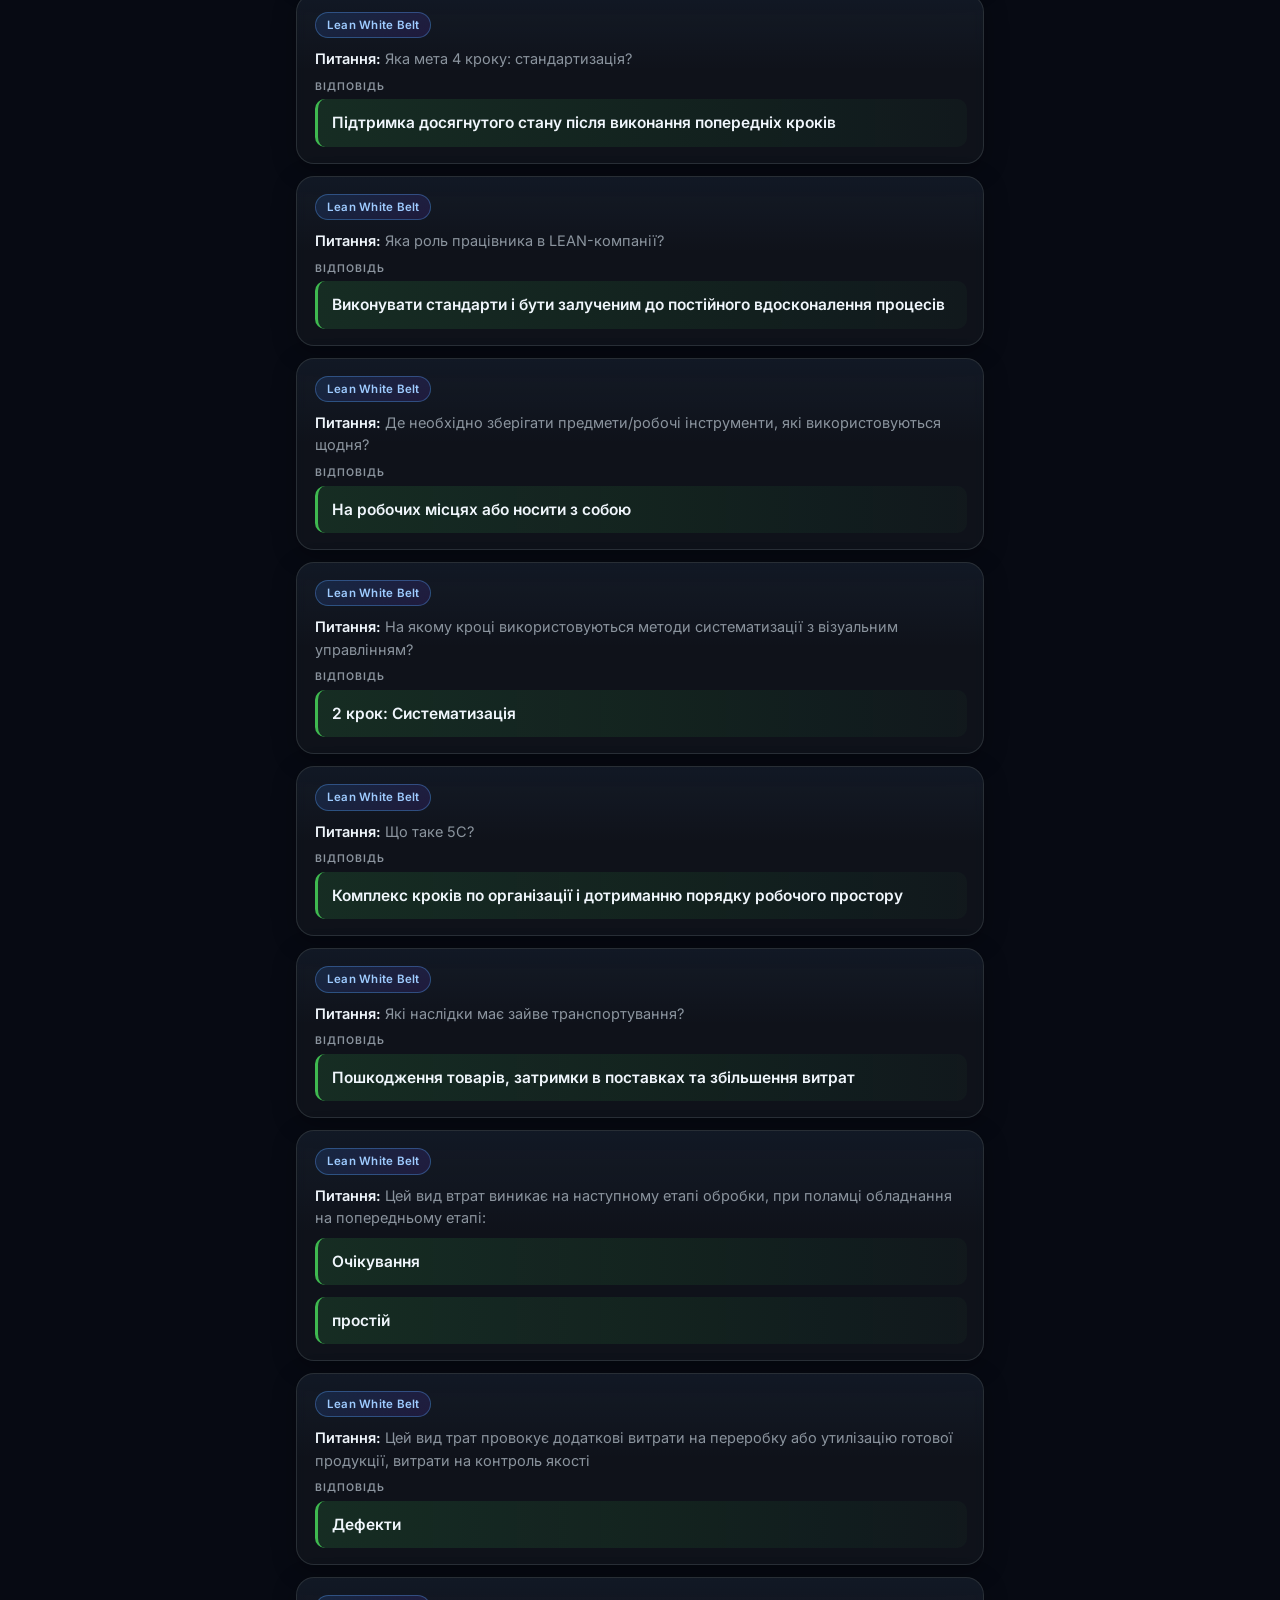
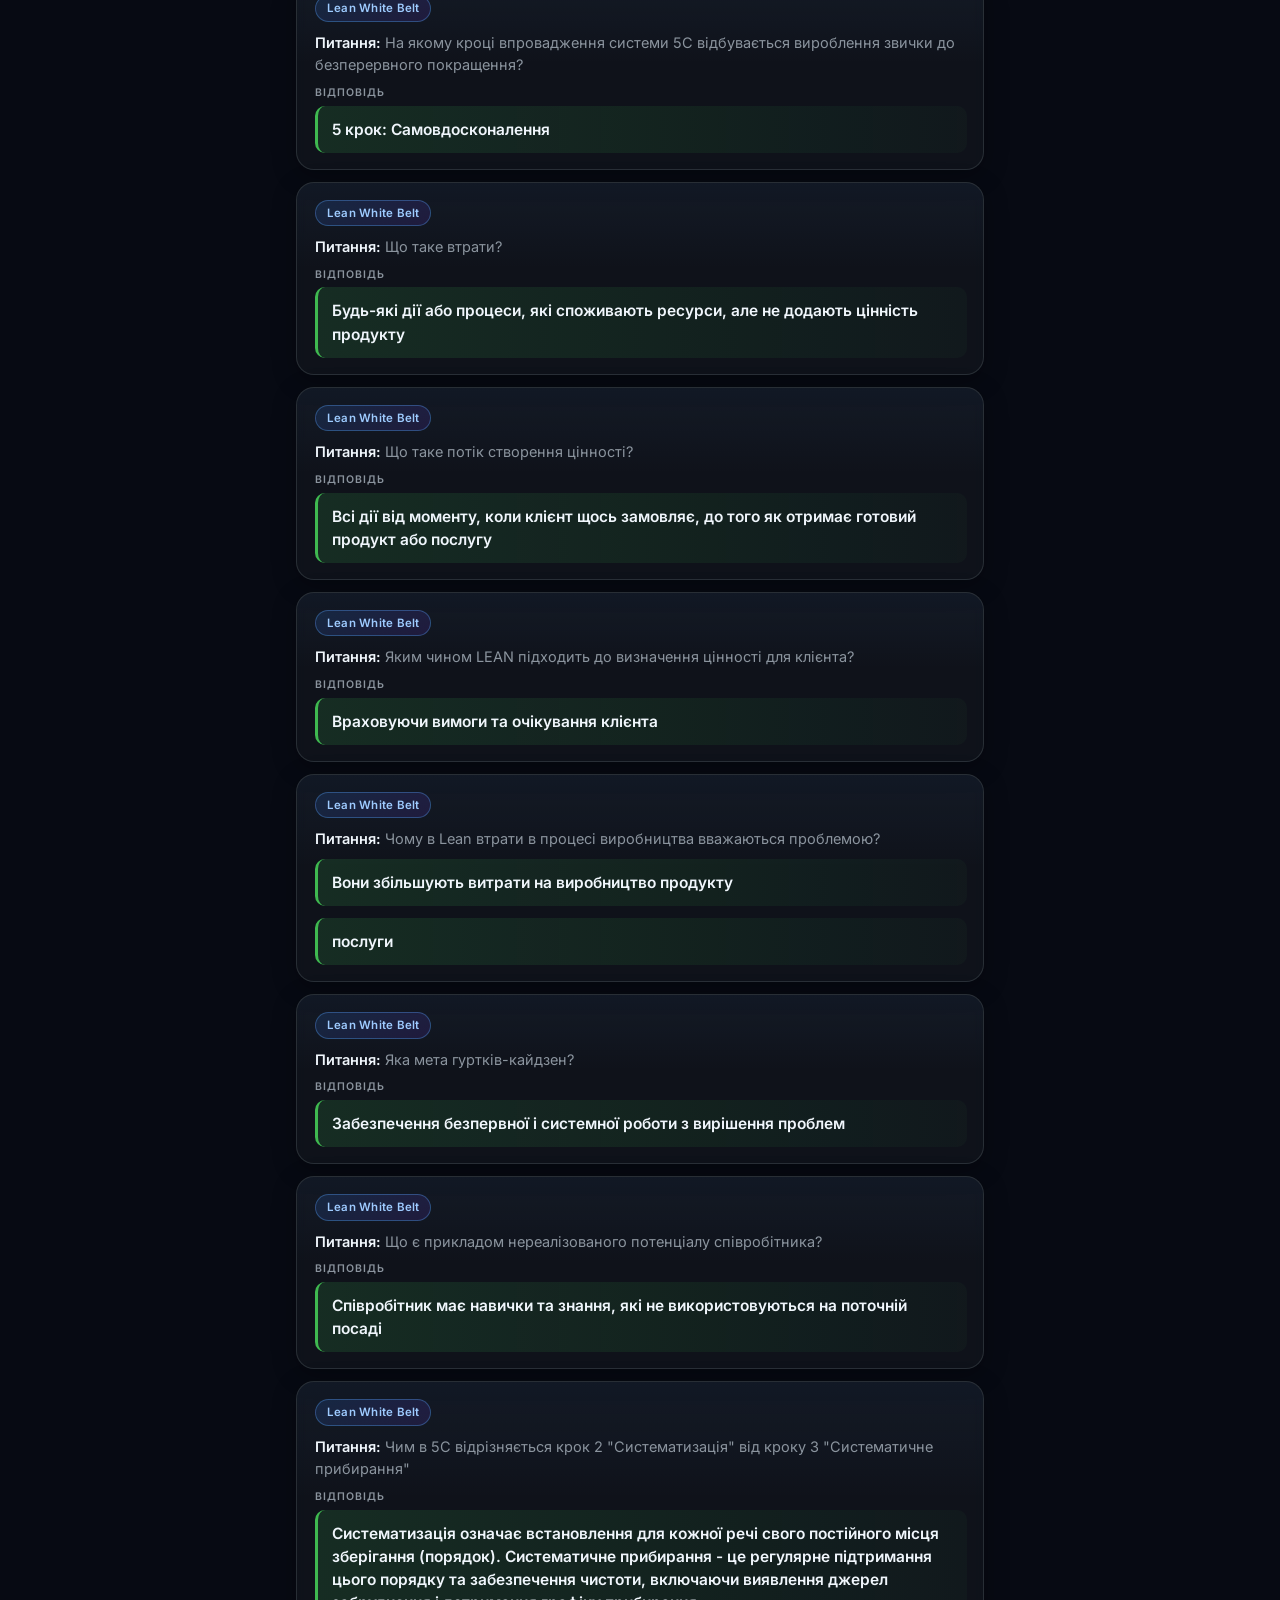
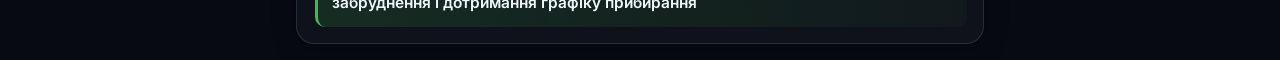
<file: poshuk.html>
<!DOCTYPE html>
<html lang="uk" class="dark">

<head>
    <meta charset="UTF-8" />
    <meta name="viewport" content="width=device-width, initial-scale=1.0, viewport-fit=cover" />
    <meta name="theme-color" content="#070a13" />
    <title>Пошук відповідей — мобільний режим</title>
    <link rel="icon" href="img/ico.png" />
    <link rel="stylesheet" href="css/poshuk.css" />
    <link rel="stylesheet" href="css/animations.css" />
    <link rel="stylesheet" href="css/site.css" />
    <script>document.documentElement.classList.add("s-js");</script>
    <script src="js/animations.js"></script>
</head>

<body class="s-page s-poshuk">
    <nav class="s-nav" aria-label="Навігація">
        <div class="s-wrap s-nav-in">
            <a class="s-back" href="index.html" aria-label="На головну">
                <svg viewBox="0 0 24 24" width="18" height="18" fill="none" stroke="currentColor" stroke-width="2.2" stroke-linecap="round" stroke-linejoin="round" aria-hidden="true"><path d="M15 18l-6-6 6-6" /></svg>
            </a>
            <a class="s-brand" href="index.html"><span class="s-mark">&gt;_</span><span class="s-bname"><span class="accent">JS Tools</span> · Пошук</span></a>
            <a class="s-pill-link" href="extension.html">🧩 Розширення</a>
        </div>
    </nav>
    <header class="topbar">
        <div class="topbar-inner">
            <div class="bar">
                <div class="search-box">
                    <svg class="search-icon" viewBox="0 0 24 24" width="18" height="18" fill="none" stroke="currentColor" stroke-width="2.2" stroke-linecap="round" stroke-linejoin="round" aria-hidden="true"><circle cx="11" cy="11" r="7" /><path d="M20 20l-3.5-3.5" /></svg>
                    <input id="search" class="search-input" type="search" inputmode="search" autocomplete="off" autocapitalize="off" spellcheck="false" placeholder="Введи запитання…" aria-label="Пошук запитання" />
                    <button id="clear" class="clear-btn" aria-label="Очистити">&times;</button>
                </div>
                <button id="topics-btn" class="topics-btn" type="button" aria-haspopup="dialog" aria-expanded="false" aria-controls="sheet">
                    <svg viewBox="0 0 24 24" width="18" height="18" fill="none" stroke="currentColor" stroke-width="2.2" stroke-linecap="round" stroke-linejoin="round" aria-hidden="true"><path d="M8 6h13M8 12h13M8 18h13M3 6h.01M3 12h.01M3 18h.01" /></svg>
                    <span>Теми</span>
                </button>
            </div>
            <div class="filter-row" id="filter-row">
                <div class="filter-inner">
                    <button id="filter-pill" class="filter-pill" type="button" aria-label="Скинути тему">
                        <span class="filter-label">Тема:</span>
                        <span class="filter-name" id="filter-name"></span>
                        <span class="filter-x" aria-hidden="true">&times;</span>
                    </button>
                </div>
            </div>
        </div>
    </header>
    <section class="s-intro" id="intro">
        <div class="s-intro-in">
            <div class="s-wrap">
                <span class="s-eyebrow">// Мобільний режим</span>
                <h1>Знайди відповідь <span class="s-grad">за секунду</span></h1>
                <p>Введи кілька слів із запитання — і отримаєш правильну відповідь. Працює з телефону, нічого встановлювати не треба.</p>
                <ul class="s-stats" id="dbStats">
                    <li>Швидкий пошук</li>
                    <li>Фільтр за темою</li>
                    <li>Підсвітка збігів</li>
                </ul>
            </div>
        </div>
    </section>
    <main class="wrap">
        <p class="meta" id="meta"></p>
        <div class="results" id="results"></div>
    </main>
    <!-- Вибір теми: нижня панель (на телефоні) / вікно по центру (на ПК) -->
    <div class="sheet-backdrop" id="sheet-backdrop"></div>
    <section class="sheet" id="sheet" role="dialog" aria-modal="true" aria-labelledby="sheet-title">
        <div class="sheet-drag">
            <div class="sheet-grab" aria-hidden="true"></div>
            <div class="sheet-head">
                <h2 id="sheet-title">Оберіть тему</h2>
                <button id="sheet-close" class="icon-btn small" type="button" aria-label="Закрити">&times;</button>
            </div>
        </div>
        <p class="sheet-sub">Пошук буде лише в обраній темі.</p>
        <div class="sheet-list" id="chips"></div>
    </section>
    <!--
    База відповідей винесена в data/answers-db.js — це окрема "база знань"
    цієї сторінки (не перетинається з базою на index.html).
  -->
    <script src="data/answers-db.js"></script>
    <script src="js/search.js"></script>
    <script src="js/site.js"></script>
</body>

</html>
</file>
<file: css/style.css>
/* ============================================================
   ЗМІННІ ТЕМИ (GitHub Dark Inspired)
   ============================================================ */

@import url('https://fonts.googleapis.com/css2?family=Fira+Code:wght@400;500;600&family=Inter:wght@400;500;600;700&display=swap');


:root {
    --bg: #070a13;
    /* Глибокий темний фон (нічне небо) */
    --card: #161b22;
    /* Фон карток */
    --card-2: #21262d;
    /* Дрібні елементи, плашки, кнопки */
    --text: #c9d1d9;
    /* М'який білий колір для основного тексту */
    --text-bright: #f0f6fc;
    /* Заголовки */
    --muted: #8b949e;
    /* Приглушений сірий */
    --accent: #238636;
    /* Стриманий зелений для головних дій */
    --accent-hover: #2ea043;
    --border: #30363d;
    /* Акуратні темні рамки */
    --radius: 10px;
}

* {
    box-sizing: border-box;
    margin: 0;
    padding: 0;
}

body {
    background: var(--bg);
    color: var(--text);
    font-family: "Inter", system-ui, -apple-system, "Segoe UI", Roboto, sans-serif;
    line-height: 1.6 -webkit-font-smoothing: antialiased;
}

code,
pre,
.mono {
    font-family: "Fira Code", "JetBrains Mono", Menlo, Consolas, monospace;
}

.container {
    width: 100%;
    max-width: 960px;
    margin: 0 auto;
    padding: 0 20px;
}

/* ============================================================
   СТИЛІЗАЦІЯ СКРОЛБАРІВ (Забирає системні білі рамки)
   ============================================================ */
::-webkit-scrollbar {
    width: 8px;
    height: 8px;
}

::-webkit-scrollbar-track {
    background: #0d1117;
}

::-webkit-scrollbar-thumb {
    background: #30363d;
    border-radius: 4px;
}

::-webkit-scrollbar-thumb:hover {
    background: #484f58;
}

/* Спеціальний скролбар для блоків коду <pre> */
pre::-webkit-scrollbar {
    width: 6px !important;
    height: 6px !important;
}

pre::-webkit-scrollbar-track {
    background: #0d1117 !important;
}

pre::-webkit-scrollbar-thumb {
    background: #30363d !important;
    border-radius: 4px;
    border: none !important;
}

pre::-webkit-scrollbar-thumb:hover {
    background: #484f58 !important;
}

/* ============================================================
   HERO СЕКЦІЯ ТА КНОПКИ
   ============================================================ */
.hero {
    text-align: center;
    padding: 64px 0 40px;
}

.badge {
    display: inline-block;
    font-size: 13px;
    color: #58a6ff;
    background: rgba(56, 139, 253, 0.1);
    border: 1px solid rgba(56, 139, 253, 0.3);
    padding: 5px 14px;
    border-radius: 999px;
    margin-bottom: 20px;
}

.hero h1 {
    color: var(--text-bright);
    font-size: clamp(28px, 6vw, 42px);
    line-height: 1.25;
    letter-spacing: -0.02em;
    margin-bottom: 16px;
}

.hero h1 .accent {
    color: #58a6ff;
}

.hero p {
    color: var(--muted);
    font-size: 16px;
    max-width: 560px;
    margin: 0 auto 28px;
}

/* Базова кнопка */
.btn {
    display: inline-flex;
    align-items: center;
    justify-content: center;
    gap: 8px;
    background: var(--card-2);
    color: var(--text-bright);
    font-weight: 600;
    text-decoration: none;
    padding: 10px 18px;
    margin: 6px;
    border-radius: 8px;
    border: 1px solid var(--border);
    cursor: pointer;
    font-size: 14.5px;
    transition: all 0.2s cubic-bezier(0.16, 1, 0.3, 1);
    box-shadow: 0 2px 6px rgba(0, 0, 0, 0.2);
}

.btn:hover {
    background: #30363d;
    border-color: #8b949e;
    color: #ffffff;
    transform: translateY(-2px);
    box-shadow: 0 4px 12px rgba(0, 0, 0, 0.35);
}

.btn:active {
    transform: translateY(0);
    box-shadow: 0 1px 3px rgba(0, 0, 0, 0.2);
}

/* Головна акцентна кнопка */
.btn-primary {
    background: var(--accent);
    border-color: rgba(240, 246, 254, 0.1);
    box-shadow: 0 4px 14px rgba(35, 134, 54, 0.35);
    color: #ffffff;
}

.btn-primary:hover {
    background: var(--accent-hover);
    border-color: rgba(240, 246, 254, 0.2);
    box-shadow: 0 10px 20px rgba(46, 160, 67, 0.45);
}

/*Кнопка на розширення*/
.btn-ext-neon {
    position: relative;
    display: inline-flex;
    align-items: center;
    gap: 10px;
    background: linear-gradient(135deg, rgba(30, 27, 75, 0.8), rgba(15, 23, 42, 0.9));
    color: #f0f6fc;
    font-weight: 600;
    padding: 12px 22px;
    border-radius: 12px;
    border: 1px solid rgba(167, 139, 250, 0.4);
    text-decoration: none;
    box-shadow: 0 0 20px rgba(139, 92, 246, 0.15), inset 0 1px 0 rgba(255, 255, 255, 0.1);
    transition: all 0.3s cubic-bezier(0.16, 1, 0.3, 1);
    animation: neonPulse 3s infinite;
    margin: 6px;
}

.btn-ext-neon .ext-icon {
    font-family: "Fira Code", monospace;
    color: #a78bfa;
    font-weight: 700;
}

.btn-ext-neon .ext-badge {
    font-size: 11px;
    background: rgba(167, 139, 250, 0.2);
    color: #c4b5fd;
    border: 1px solid rgba(167, 139, 250, 0.4);
    padding: 2px 8px;
    border-radius: 20px;
    margin-left: 4px;
}

.btn-ext-neon:hover {
    background: linear-gradient(135deg, rgba(49, 46, 129, 0.9), rgba(30, 27, 75, 0.95));
    border-color: #a78bfa;
    transform: translateY(-3px);
    box-shadow: 0 0 30px rgba(139, 92, 246, 0.4), 0 4px 12px rgba(0, 0, 0, 0.4);
}

@keyframes neonPulse {
    0% {
        border-color: rgba(167, 139, 250, 0.4);
        box-shadow: 0 0 15px rgba(139, 92, 246, 0.15);
    }

    50% {
        border-color: rgba(167, 139, 250, 0.8);
        box-shadow: 0 0 25px rgba(139, 92, 246, 0.35);
    }

    100% {
        border-color: rgba(167, 139, 250, 0.4);
        box-shadow: 0 0 15px rgba(139, 92, 246, 0.15);
    }
}

/* ============================================================
   СЕКЦІЇ ТА ІНСТРУКЦІЯ
   ============================================================ */
section {
    padding: 28px 0;
}

.section-title {
    color: var(--text-bright);
    font-size: 22px;
    margin-bottom: 6px;
    letter-spacing: -0.01em;
}

.section-sub {
    color: var(--muted);
    margin-bottom: 24px;
    font-size: 14.5px;
}

.steps {
    display: grid;
    gap: 12px;
}

.step {
    display: flex;
    gap: 16px;
    align-items: flex-start;
    background: var(--card);
    border: 1px solid var(--border);
    border-radius: var(--radius);
    padding: 16px 20px;
}

.step-num {
    flex: none;
    width: 30px;
    height: 30px;
    display: grid;
    place-items: center;
    background: var(--card-2);
    color: #58a6ff;
    border: 1px solid var(--border);
    border-radius: 6px;
    font-weight: 700;
    font-family: monospace;
}

.step h3 {
    color: var(--text-bright);
    font-size: 15.5px;
    margin-bottom: 2px;
}

.step p {
    color: var(--muted);
    font-size: 14px;
}

.step kbd {
    background: var(--card-2);
    border: 1px solid var(--border);
    border-radius: 4px;
    padding: 1px 6px;
    font-size: 12.5px;
    color: var(--text-bright);
    box-shadow: 0 2px 0 var(--border);
    font-family: inherit;
    font-weight: 600;
}

.warning {
    margin-top: 18px;
    background: rgba(187, 128, 9, 0.1);
    border: 1px solid rgba(187, 128, 9, 0.3);
    border-radius: var(--radius);
    padding: 12px 16px;
    font-size: 13.5px;
    color: #d29922;
}

/* ============================================================
   КАТЕГОРІЇ ТА КАРТКИ СКРИПТІВ
   ============================================================ */
.cat-title {
    font-size: 13px;
    font-weight: 700;
    text-transform: uppercase;
    letter-spacing: 0.08em;
    color: #58a6ff;
    margin: 32px 0 12px;
    padding-bottom: 6px;
    border-bottom: 1px solid var(--border);
}

.cat-title:first-child {
    margin-top: 0;
}

#cards {
    display: grid;
    gap: 16px;
}

.card {
    background: var(--card);
    border: 1px solid var(--border);
    border-radius: var(--radius);
    overflow: hidden;
    transition: transform 0.2s ease, border-color 0.2s ease;
}

.card:hover {
    transform: translateY(-3px);
    border-color: #58a6ff;
}

.card-head {
    display: flex;
    flex-wrap: wrap;
    justify-content: space-between;
    align-items: center;
    gap: 10px 16px;
    padding: 16px 18px;
}

.card-head>div:first-child {
    min-width: 0;
    flex: 1 1 200px;
}

.card-head h3 {
    color: var(--text-bright);
    font-size: 16px;
    margin-bottom: 4px;
}

.card-head p {
    color: var(--muted);
    font-size: 13.5px;
}

/* Контейнер для бейджа та кнопки "Копіювати" */
.card-actions {
    display: flex;
    align-items: center;
    gap: 10px;
    flex-shrink: 0;
}

.tag {
    font-size: 12px;
    color: #58a6ff;
    background: rgba(56, 139, 253, 0.1);
    border: 1px solid rgba(56, 139, 253, 0.3);
    padding: 3px 9px;
    border-radius: 12px;
    white-space: nowrap;
}

.copy-btn {
    position: static;
    background: var(--card-2);
    color: var(--text);
    border: 1px solid var(--border);
    border-radius: 6px;
    padding: 5px 12px;
    font-size: 12.5px;
    font-weight: 500;
    cursor: pointer;
    transition: all 0.15s;
}

.copy-btn:hover {
    background: #30363d;
    color: var(--text-bright);
    border-color: #8b949e;
}

.copy-btn.copied {
    background: var(--accent);
    color: #ffffff;
    border-color: var(--accent);
}

/* ============================================================
   БЛОКИ З КОДОМ ТА КНОПКА РОЗГОРТАННЯ
   ============================================================ */
.code-wrap {
    position: relative;
    display: flex;
    flex-direction: column;
}

pre {
    background: #0d1117 !important;
    border: none !important;
    border-top: 1px solid var(--border) !important;
    outline: none !important;
    box-shadow: none !important;
    padding: 16px 18px;
    overflow-x: auto;
    font-size: 13px;
    line-height: 1.55;
    color: #c9d1d9;
    white-space: pre;
    max-height: 320px;
}

/* Кнопка розгортання/згортання коду */
.toggle-btn {
    width: 100%;
    background: var(--card-2);
    color: var(--text);
    border: none;
    border-top: 1px solid var(--border);
    padding: 8px 16px;
    font-size: 13px;
    font-weight: 500;
    cursor: pointer;
    text-align: center;
    transition: background 0.2s, color 0.2s;
    display: flex;
    align-items: center;
    justify-content: center;
    gap: 6px;
}

.toggle-btn:hover {
    background: #30363d;
    color: var(--text-bright);
}

/* Приховати pre у згорнутому стані */
.code-wrap.collapsed pre {
    display: none !important;
}

footer {
    text-align: center;
    color: var(--muted);
    font-size: 13px;
    padding: 32px 0;
    border-top: 1px solid var(--border);
    margin-top: 32px;
}

/* ============================================================
   МОБІЛЬНА АДАПТИВНІСТЬ (компактно: лише те, що реально «пливе»)
   ============================================================ */
@media (max-width: 640px) {

    .container {
        padding: 0 14px;
    }

    .hero {
        padding: 40px 0 28px;
    }

    .btn {
        margin: 5px 3px;
        padding: 10px 14px;
    }

    .step {
        flex-wrap: wrap;
        padding: 14px;
    }

    .card-head {
        padding: 14px;
    }

    .card-actions {
        flex-wrap: wrap;
    }

    pre {
        font-size: 12.5px;
        padding: 14px;
    }
}

@media (max-width: 380px) {
    .hero h1 {
        font-size: 24px;
    }

    .btn {
        display: block;
        width: 100%;
        margin: 6px 0;
    }
}
</file>
<file: css/animations.css>
/* ============================================================
   ANIMATIONS.CSS — лише рух. Кольори, розміри, шрифти й вміст
   сторінок не змінюються. Підключається ПІСЛЯ style.css / poshuk.css.
   Логіка появи при скролі — у js/animations.js
   ============================================================ */

:root {
    --ease-out: cubic-bezier(0.16, 1, 0.3, 1);
    --ease-spring: cubic-bezier(0.34, 1.56, 0.64, 1);
}

/* Плавний скрол до якоря («Перейти до скриптів ↓») */
html {
    scroll-behavior: smooth;
}

/* Плавний перехід між сторінками (index ↔ poshuk), де браузер підтримує */
@view-transition {
    navigation: auto;
}

::view-transition-old(root),
::view-transition-new(root) {
    animation-duration: 0.25s;
}

/* ============================================================
   KEYFRAMES
   (без "to" — кінцевий стан береться зі звичайних стилів)
   ============================================================ */
@keyframes riseIn {
    from {
        opacity: 0;
        transform: translateY(22px);
    }
}

@keyframes heroIn {
    from {
        opacity: 0;
        transform: translateY(18px);
    }
}

@keyframes dropIn {
    from {
        opacity: 0;
        transform: translateY(-10px);
    }
}

@keyframes numPop {
    from {
        opacity: 0;
        transform: scale(0.4);
    }
}

@keyframes sheetRow {
    from {
        opacity: 0;
        transform: translateY(8px);
    }
}

@keyframes markIn {
    from {
        background-color: rgba(56, 139, 253, 0);
    }
}

@keyframes clearIn {
    from {
        opacity: 0;
        transform: translateY(-50%) scale(0.5);
    }
}

@keyframes copiedPop {
    0% {
        transform: scale(1);
    }

    40% {
        transform: scale(1.12);
    }

    100% {
        transform: scale(1);
    }
}

/* ============================================================
   INDEX.HTML — HERO (входить при завантаженні, без JS)
   ============================================================ */
.hero .container>* {
    animation: heroIn 0.75s var(--ease-out) backwards;
}

.hero .container> :nth-child(1) {
    animation-delay: 0.05s;
}

.hero .container> :nth-child(2) {
    animation-delay: 0.15s;
}

.hero .container> :nth-child(3) {
    animation-delay: 0.25s;
}

.hero .container> :nth-child(4) {
    animation-delay: 0.35s;
}

.hero .container> :nth-child(5) {
    animation-delay: 0.42s;
}

/* ============================================================
   INDEX.HTML — поява елементів при скролі
   Сховані лише коли JS активний (клас .js на <html>),
   тож без JS усе видно як завжди.
   ============================================================ */
.js :is(.section-title, .btn-ext-neon, .section-sub, .step, .warning, .cat-title, #cards .card, footer .container):not(.in) {
    opacity: 0;
}

.js :is(.section-title, .btn-ext-neon, .section-sub, .step, .warning, .cat-title, #cards .card, footer .container).in {
    animation: riseIn 0.65s var(--ease-out) var(--d, 0ms) backwards;
}

/* Цифри кроків «вискакують» разом із кроком */
.js .step.in .step-num {
    animation: numPop 0.5s var(--ease-spring) calc(var(--d, 0ms) + 180ms) backwards;
}

/* ============================================================
   INDEX.HTML — розгортання/згортання коду (замість різкого display:none)
   Кінцеві стани ідентичні оригінальним.
   ============================================================ */
.code-wrap pre {
    transition:
        max-height 0.45s var(--ease-out),
        padding 0.45s var(--ease-out),
        border-top-width 0.45s var(--ease-out),
        opacity 0.3s ease 0.05s,
        visibility 0s linear 0s;
}

.code-wrap.collapsed pre {
    display: block !important;
    max-height: 0 !important;
    padding-top: 0 !important;
    padding-bottom: 0 !important;
    border-top-width: 0 !important;
    opacity: 0;
    visibility: hidden;
    overflow: hidden;
    transition:
        max-height 0.35s var(--ease-out),
        padding 0.35s var(--ease-out),
        border-top-width 0.35s var(--ease-out),
        opacity 0.2s ease,
        visibility 0s linear 0.35s;
}

/* Мікро-відгуки на натискання */
.copy-btn:active {
    transform: scale(0.94);
}

.copy-btn.copied {
    animation: copiedPop 0.4s var(--ease-out);
}

/* ============================================================
   POSHUK.HTML — мобільний пошук
   ============================================================ */

/* Шапка (один рядок) входить при завантаженні */
.topbar .bar>* {
    animation: dropIn 0.55s var(--ease-out) backwards;
}

.topbar .bar> :nth-child(1) {
    animation-delay: 0.02s;
}

.topbar .bar> :nth-child(2) {
    animation-delay: 0.08s;
}

.topbar .bar> :nth-child(3) {
    animation-delay: 0.14s;
}

/* Рядки списку тем з'являються каскадом щоразу, коли панель відкривається */
.sheet.open .chip {
    animation: sheetRow 0.4s var(--ease-out) backwards;
}

.sheet.open .chip:nth-child(1) {
    animation-delay: 0.10s;
}

.sheet.open .chip:nth-child(2) {
    animation-delay: 0.14s;
}

.sheet.open .chip:nth-child(3) {
    animation-delay: 0.18s;
}

.sheet.open .chip:nth-child(4) {
    animation-delay: 0.22s;
}

.sheet.open .chip:nth-child(5) {
    animation-delay: 0.26s;
}

.sheet.open .chip:nth-child(6) {
    animation-delay: 0.30s;
}

.sheet.open .chip:nth-child(7) {
    animation-delay: 0.34s;
}

.sheet.open .chip:nth-child(8) {
    animation-delay: 0.38s;
}

.sheet.open .chip:nth-child(9) {
    animation-delay: 0.42s;
}

.chip:active,
.topics-btn:active {
    transform: scale(0.97);
}

/* Картки результатів з'являються при скролі (клас .in ставить js/animations.js).
   Приховані лише коли JS активний. .instant — без анімації, коли набір
   результатів не змінився (щоб не мигало на кожну літеру). */
.js #results> :not(.in) {
    opacity: 0;
}

.js #results>.in {
    animation: riseIn 0.55s var(--ease-out) var(--d, 0ms) backwards;
}

.js #results>.in.instant {
    animation: none;
}

/* Підсвітка знайдених слів плавно «загоряється» */
mark {
    animation: markIn 0.5s ease 0.15s backwards;
}

/* Кнопка очищення з'являється з м'яким «поп» */
.clear-btn.show {
    animation: clearIn 0.2s var(--ease-out);
}

/* ============================================================
   ГЛІТЧ бейджа-пасхалки (клас .glitch додає js/animations.js)
   ============================================================ */
@keyframes glitch {
    0% {
        transform: translate(0);
        text-shadow: none;
        clip-path: none;
    }

    8% {
        transform: translate(-3px, 1px) skewX(-10deg);
        text-shadow: 3px 0 #ff3860, -3px 0 #00e5ff;
        clip-path: inset(0 0 55% 0);
        border-color: #ff3860;
    }

    16% {
        transform: translate(3px, -1px) skewX(8deg);
        text-shadow: -3px 0 #ff3860, 3px 0 #00e5ff;
        clip-path: inset(45% 0 0 0);
        border-color: #00e5ff;
    }

    24% {
        transform: translate(-2px, 0);
        text-shadow: 2px 0 #00e5ff, -2px 0 #ff3860;
        clip-path: inset(20% 0 40% 0);
    }

    32% {
        transform: translate(2px, 1px) skewX(-6deg);
        text-shadow: -2px 0 #ff3860, 2px 0 #00e5ff;
        clip-path: none;
        border-color: #ff3860;
    }

    40% {
        transform: translate(0);
        text-shadow: none;
        clip-path: none;
    }

    52% {
        transform: translate(4px, -1px) skewX(12deg);
        text-shadow: 4px 0 #00e5ff, -4px 0 #ff3860;
        clip-path: inset(60% 0 0 0);
        border-color: #00e5ff;
    }

    60% {
        transform: translate(-4px, 1px) skewX(-12deg);
        text-shadow: -4px 0 #ff3860, 4px 0 #00e5ff;
        clip-path: inset(0 0 65% 0);
    }

    70% {
        transform: translate(1px, 0);
        text-shadow: 2px 0 #ff3860, -2px 0 #00e5ff;
        clip-path: none;
    }

    82% {
        transform: translate(-1px, 0) skewX(4deg);
        text-shadow: -1px 0 #00e5ff, 1px 0 #ff3860;
    }

    100% {
        transform: translate(0);
        text-shadow: none;
        clip-path: none;
    }
}

#secret-badge.glitch {
    animation: glitch 0.65s steps(1, end);
}

/* ============================================================
   ГЛІТЧ НА ВСЮ СТОРІНКУ (клас .glitch-page на <body>)
   text-shadow успадковується, тому «розщеплення» кольорів
   отримує весь текст сторінки.
   ============================================================ */
@keyframes glitchPage {
    0% {
        transform: translate(0);
        text-shadow: none;
        filter: none;
    }

    8% {
        transform: translate(-6px, 1px) skewX(-2deg);
        text-shadow: 3px 0 #ff3860, -3px 0 #00e5ff;
        filter: hue-rotate(25deg) saturate(1.5);
    }

    16% {
        transform: translate(6px, -1px) skewX(1.5deg);
        text-shadow: -3px 0 #ff3860, 3px 0 #00e5ff;
        filter: hue-rotate(-25deg) saturate(1.5);
    }

    24% {
        transform: translate(-3px, 0);
        text-shadow: 2px 0 #00e5ff, -2px 0 #ff3860;
        filter: none;
    }

    32% {
        transform: translate(4px, 1px) skewX(-1.5deg);
        text-shadow: -2px 0 #ff3860, 2px 0 #00e5ff;
        filter: invert(0.08) hue-rotate(40deg);
    }

    40% {
        transform: translate(0);
        text-shadow: none;
        filter: none;
    }

    52% {
        transform: translate(8px, -1px) skewX(2.5deg);
        text-shadow: 4px 0 #00e5ff, -4px 0 #ff3860;
        filter: hue-rotate(-40deg) saturate(1.8);
    }

    60% {
        transform: translate(-8px, 1px) skewX(-2.5deg);
        text-shadow: -4px 0 #ff3860, 4px 0 #00e5ff;
        filter: hue-rotate(30deg);
    }

    70% {
        transform: translate(2px, 0);
        text-shadow: 2px 0 #ff3860, -2px 0 #00e5ff;
        filter: none;
    }

    82% {
        transform: translate(-1px, 0) skewX(0.5deg);
        text-shadow: -1px 0 #00e5ff, 1px 0 #ff3860;
    }

    100% {
        transform: translate(0);
        text-shadow: none;
        filter: none;
    }
}

body.glitch-page {
    animation: glitchPage 0.65s steps(1, end);
}

/* Щоб зсув не викликав короткий горизонтальний скролбар */
html.glitch-page-on {
    overflow-x: hidden;
}

/* ============================================================
   БЛИСК, що раз на кілька секунд пробігає по «JS Tools»
   У спокої колір той самий #58a6ff — змінюється лише під час проходу.
   ============================================================ */
@keyframes shine {
    0% {
        background-position: 100% 0;
    }

    16% {
        background-position: 0% 0;
    }

    100% {
        background-position: 0% 0;
    }
}

@supports ((-webkit-background-clip: text) or (background-clip: text)) {
    .hero h1 .accent {
        background-image: linear-gradient(100deg, #58a6ff 0%, #58a6ff 43%, #a9d1ff 50%, #58a6ff 57%, #58a6ff 100%);
        background-size: 250% 100%;
        background-repeat: no-repeat;
        background-position: 100% 0;
        -webkit-background-clip: text;
        background-clip: text;
        -webkit-text-fill-color: transparent;
        color: transparent;
        animation: shine 6s ease-in-out 1.8s infinite;
    }
}

/* ============================================================
   ФОН: випадкові крапки + неонові лінії до курсора
   Малює js/animations.js (функція initNeonField) на <canvas id="neon-bg">.
   Canvas лежить під усім вмістом і не перехоплює кліки.
   ============================================================ */
#neon-bg {
    position: fixed;
    inset: 0;
    width: 100%;
    height: 100%;
    z-index: -1;
    pointer-events: none;
    display: block;
}

/* Ледь помітна «туманність» і віньєтка позаду зірок — глибина неба
   як на довгих експозиціях астрофото. Лежить під прозорим канвасом. */
body::before {
    content: "";
    position: fixed;
    inset: 0;
    z-index: -2;
    pointer-events: none;
    background:
        radial-gradient(ellipse 55% 40% at 18% 12%, rgba(94, 84, 150, 0.09), transparent 60%),
        radial-gradient(ellipse 50% 38% at 82% 78%, rgba(46, 78, 130, 0.08), transparent 62%),
        radial-gradient(ellipse 65% 45% at 65% 30%, rgba(60, 50, 90, 0.05), transparent 65%),
        radial-gradient(ellipse 130% 90% at 50% 100%, rgba(2, 3, 8, 0.55), transparent 70%),
        radial-gradient(ellipse 130% 90% at 50% 0%, rgba(2, 3, 8, 0.35), transparent 70%);
}

@media print {
    #neon-bg {
        display: none;
    }
}

/* ============================================================
   ДРУК КОДУ при розгортанні (CSS Custom Highlight API)
   Ще не «надруковані» символи — прозорі, а сам текст у DOM
   не змінюється (кнопка «Копіювати» завжди бере повний код).
   Каретка — блок на наступному символі.
   ============================================================ */
::highlight(code-untyped) {
    color: transparent;
}

::highlight(code-caret) {
    background-color: #58a6ff;
    color: #0d1117;
}

/* ============================================================
   ПОВАГА ДО НАЛАШТУВАНЬ: «зменшити рух» у системі
   ============================================================ */
@media (prefers-reduced-motion: reduce) {
    html {
        scroll-behavior: auto;
    }

    *,
    *::before,
    *::after {
        animation: none !important;
        transition-duration: 0.01ms !important;
        transition-delay: 0s !important;
    }

    .js :is(.section-title, .section-sub, .step, .warning, .cat-title, #cards .card, footer .container):not(.in) {
        opacity: 1;
    }
}
</file>
<file: css/site.css>
/* ============================================================
   SITE.CSS — спільний дизайн index.html та poshuk.html
   (у стилі сторінки розширення: скло, градієнти, м'які світіння).
   Підключається ПІСЛЯ style.css / poshuk.css та animations.css.
   Класи з префіксом s-; правила для згенерованих карток обмежені
   через body.s-index / body.s-poshuk, щоб не зачепити інші сторінки.
   ============================================================ */
@import url('https://fonts.googleapis.com/css2?family=Fira+Code:wght@400;500;600&family=Inter:wght@400;500;600;700;800&display=swap');

:root {
    --s-blue: #58a6ff;
    --s-cyan: #7dd3fc;
    --s-violet: #a78bfa;
    --s-violet2: #7c3aed;
    --s-green: #238636;
    --s-green2: #2ea043;
    --s-glass: rgba(22, 27, 34, 0.55);
    --s-glass-b: rgba(48, 54, 61, 0.8);
}

html {
    scroll-behavior: smooth;
    scroll-padding-top: 76px;
}

body.s-page {
    font-family: "Inter", system-ui, -apple-system, "Segoe UI", Roboto, sans-serif;
    line-height: 1.6;
    -webkit-font-smoothing: antialiased;
}

.s-wrap {
    width: 100%;
    max-width: 1120px;
    margin: 0 auto;
    padding: 0 24px;
}

.s-sec {
    padding: 76px 0;
}

/* ---------- Блиск на бренді (keyframes shine з animations.css) ---------- */
.s-brand .accent {
    color: #58a6ff;
    background-image: linear-gradient(100deg, #58a6ff 0%, #58a6ff 43%, #a9d1ff 50%, #58a6ff 57%, #58a6ff 100%);
    background-size: 250% 100%;
    background-repeat: no-repeat;
    background-position: 100% 0;
    -webkit-background-clip: text;
    background-clip: text;
    -webkit-text-fill-color: transparent;
    animation: shine 6s ease-in-out 1.8s infinite;
}

/* ============================================================
   НАВІГАЦІЯ
   ============================================================ */
.s-nav {
    position: sticky;
    top: 0;
    z-index: 50;
    background: rgba(7, 10, 19, 0.72);
    -webkit-backdrop-filter: blur(14px);
    backdrop-filter: blur(14px);
    border-bottom: 1px solid rgba(48, 54, 61, 0.6);
}

.s-nav-in {
    display: flex;
    align-items: center;
    gap: 14px;
    height: 62px;
}

.s-brand {
    display: flex;
    align-items: center;
    gap: 10px;
    flex: none;
    color: var(--text-bright);
    font-weight: 700;
    font-size: 15.5px;
    text-decoration: none;
    white-space: nowrap;
}

.s-mark {
    display: grid;
    place-items: center;
    width: 30px;
    height: 30px;
    font: 700 13px "Fira Code", monospace;
    color: #7dd3fc;
    background: linear-gradient(145deg, #0d1424, #161b22);
    border: 1px solid rgba(88, 166, 255, .4);
    border-radius: 9px;
    box-shadow: 0 0 14px rgba(56, 139, 253, .22);
}

.s-links {
    flex: 1;
    display: flex;
    justify-content: center;
    gap: 2px;
}

.s-links a {
    padding: 7px 12px;
    color: var(--muted);
    font-size: 13.5px;
    font-weight: 500;
    text-decoration: none;
    border-radius: 8px;
    transition: all .15s;
}

.s-links a:hover {
    color: #fff;
    background: rgba(255, 255, 255, .06);
}

.s-links a.s-ext {
    color: #c4b5fd;
}

.s-links a.s-ext::before {
    content: "";
    display: inline-block;
    width: 6px;
    height: 6px;
    margin-right: 7px;
    vertical-align: 2px;
    border-radius: 50%;
    background: var(--s-violet);
    box-shadow: 0 0 8px var(--s-violet);
}

.s-cta {
    margin-left: auto;
    flex: none;
    padding: 8px 16px;
    color: #fff;
    font-size: 13.5px;
    font-weight: 600;
    text-decoration: none;
    background: linear-gradient(135deg, var(--s-violet2), #6d28d9);
    border: 1px solid rgba(196, 181, 253, .4);
    border-radius: 10px;
    box-shadow: 0 0 18px rgba(139, 92, 246, .3);
    transition: all .2s;
}

.s-cta:hover {
    box-shadow: 0 0 28px rgba(139, 92, 246, .55);
    transform: translateY(-1px);
}

/* ============================================================
   КНОПКИ
   ============================================================ */
.s-btn {
    display: inline-flex;
    align-items: center;
    justify-content: center;
    gap: 9px;
    padding: 13px 22px;
    font-size: 15px;
    font-weight: 600;
    text-decoration: none;
    border: 1px solid transparent;
    border-radius: 12px;
    cursor: pointer;
    transition: all .25s cubic-bezier(.16, 1, .3, 1);
}

.s-btn-main {
    color: #fff;
    background: linear-gradient(135deg, #2ea043, #238636);
    border-color: rgba(240, 246, 252, .18);
    box-shadow: 0 8px 26px rgba(35, 134, 54, .4), inset 0 1px 0 rgba(255, 255, 255, .2);
}

.s-btn-main:hover {
    transform: translateY(-2px);
    box-shadow: 0 12px 34px rgba(46, 160, 67, .55), inset 0 1px 0 rgba(255, 255, 255, .28);
}

.s-btn-ghost {
    color: var(--text-bright);
    background: rgba(22, 27, 34, .6);
    border-color: var(--border);
}

.s-btn-ghost:hover {
    border-color: var(--s-blue);
    background: rgba(56, 139, 253, .1);
    transform: translateY(-2px);
}

.s-btn-violet {
    color: #fff;
    background: linear-gradient(135deg, #8b5cf6, #6d28d9);
    border-color: rgba(196, 181, 253, .45);
    box-shadow: 0 8px 28px rgba(124, 58, 237, .4), inset 0 1px 0 rgba(255, 255, 255, .22);
}

.s-btn-violet:hover {
    transform: translateY(-2px);
    box-shadow: 0 12px 36px rgba(124, 58, 237, .6);
}

/* ============================================================
   HERO
   ============================================================ */
.s-hero {
    position: relative;
    padding: 72px 0 34px;
    overflow-x: clip;
}

.s-hero-grid {
    display: grid;
    grid-template-columns: 1.05fr .95fr;
    gap: 48px;
    align-items: center;
}

.s-eyebrow {
    display: inline-flex;
    align-items: center;
    gap: 9px;
    margin-bottom: 22px;
    padding: 6px 14px;
    font-size: 12.5px;
    color: #9ecbff;
    background: rgba(56, 139, 253, .1);
    border: 1px solid rgba(56, 139, 253, .35);
    border-radius: 999px;
}

.s-eyebrow::before {
    content: "";
    width: 7px;
    height: 7px;
    border-radius: 50%;
    background: var(--s-blue);
    box-shadow: 0 0 10px var(--s-blue);
    animation: spulse 2.4s ease-in-out infinite;
}

.s-hero h1 {
    margin-bottom: 20px;
    color: var(--text-bright);
    font-size: clamp(34px, 5vw, 58px);
    font-weight: 800;
    line-height: 1.07;
    letter-spacing: -.035em;
    text-wrap: balance;
}

.s-grad {
    background: linear-gradient(100deg, #7dd3fc 0%, #58a6ff 40%, #a78bfa 100%);
    -webkit-background-clip: text;
    background-clip: text;
    -webkit-text-fill-color: transparent;
}

.s-lead {
    max-width: 540px;
    margin-bottom: 28px;
    color: var(--muted);
    font-size: 17px;
    line-height: 1.65;
}

.s-actions {
    display: flex;
    flex-wrap: wrap;
    gap: 12px;
}

.s-trust {
    display: flex;
    flex-wrap: wrap;
    gap: 8px 22px;
    margin-top: 24px;
    list-style: none;
    color: var(--muted);
    font-size: 13.5px;
}

.s-trust li::before {
    content: "✓";
    margin-right: 7px;
    color: #3fb950;
    font-weight: 700;
}

/* Промо розширення (кнопка з версією) */
.s-promo {
    position: relative;
    display: flex;
    align-items: center;
    gap: 14px;
    max-width: 520px;
    margin-top: 26px;
    padding: 14px 18px;
    color: var(--text-bright);
    text-decoration: none;
    background: linear-gradient(135deg, rgba(30, 27, 75, .75), rgba(15, 23, 42, .85));
    border: 1px solid rgba(167, 139, 250, .45);
    border-radius: 16px;
    box-shadow: 0 0 22px rgba(139, 92, 246, .16), inset 0 1px 0 rgba(255, 255, 255, .08);
    animation: neonPulse 3s infinite;
    transition: transform .3s cubic-bezier(.16, 1, .3, 1), box-shadow .3s, border-color .3s;
}

.s-promo:hover {
    transform: translateY(-3px);
    border-color: #a78bfa;
    box-shadow: 0 0 34px rgba(139, 92, 246, .42), 0 6px 16px rgba(0, 0, 0, .4);
}

.s-promo-ico {
    flex: none;
    display: grid;
    place-items: center;
    width: 42px;
    height: 42px;
    font: 700 15px "Fira Code", monospace;
    color: #c4b5fd;
    background: rgba(167, 139, 250, .14);
    border: 1px solid rgba(167, 139, 250, .4);
    border-radius: 12px;
}

.s-promo-text {
    flex: 1;
    min-width: 0;
    line-height: 1.35;
}

.s-promo-text b {
    display: block;
    font-size: 15px;
}

.s-promo-text small {
    color: #a9b4c4;
    font-size: 12.5px;
}

.s-badge-v {
    flex: none;
    max-width: 190px;
    padding: 3px 10px;
    overflow: hidden;
    text-overflow: ellipsis;
    white-space: nowrap;
    font: 600 11.5px "Fira Code", monospace;
    color: #c4b5fd;
    background: rgba(167, 139, 250, .18);
    border: 1px solid rgba(167, 139, 250, .45);
    border-radius: 999px;
}

.s-promo-arrow {
    flex: none;
    color: #c4b5fd;
    font-size: 18px;
    transition: transform .25s;
}

.s-promo:hover .s-promo-arrow {
    transform: translateX(4px);
}

/* ---------- Макет консолі (демо в hero) ---------- */
.s-demo {
    position: relative;
    display: flex;
    justify-content: center;
    padding: 10px 0;
}

.s-orb {
    position: absolute;
    top: -8%;
    right: -6%;
    width: 440px;
    height: 440px;
    background: radial-gradient(closest-side, rgba(56, 139, 253, .32), transparent 72%);
    filter: blur(8px);
    pointer-events: none;
    animation: sfloat 9s ease-in-out infinite;
}

.s-console {
    position: relative;
    z-index: 1;
    width: 100%;
    max-width: 470px;
    background: rgba(13, 17, 23, .88);
    border: 1px solid #30363d;
    border-radius: 16px;
    overflow: hidden;
    box-shadow: 0 30px 80px rgba(0, 0, 0, .6), 0 0 0 1px rgba(88, 166, 255, .12);
    -webkit-backdrop-filter: blur(8px);
    backdrop-filter: blur(8px);
}

.s-con-bar {
    display: flex;
    align-items: center;
    gap: 6px;
    padding: 11px 14px;
    border-bottom: 1px solid #21262d;
}

.s-con-bar>i {
    width: 10px;
    height: 10px;
    border-radius: 50%;
    background: #30363d;
}

.s-con-bar>i:nth-child(1) {
    background: #ff5f57;
}

.s-con-bar>i:nth-child(2) {
    background: #febc2e;
}

.s-con-bar>i:nth-child(3) {
    background: #28c840;
}

.s-tabs {
    display: flex;
    gap: 2px;
    margin-left: 12px;
    font-size: 12px;
}

.s-tabs b {
    padding: 4px 10px;
    font-weight: 500;
    color: var(--muted);
    border-radius: 6px;
}

.s-tabs b.on {
    color: #fff;
    background: #21262d;
}

.s-con-body {
    min-height: 236px;
    padding: 16px;
    font: 13px/1.7 "Fira Code", monospace;
    color: var(--text);
}

.s-line {
    white-space: pre-wrap;
    word-break: break-word;
    animation: sline .3s ease both;
}

.s-line.cmd::before {
    content: "› ";
    color: var(--s-blue);
}

.s-line.dim {
    color: #6e7681;
}

.s-line.ok {
    color: #7ee787;
}

.s-caret {
    display: inline-block;
    width: 7px;
    height: 14px;
    margin-left: 2px;
    vertical-align: -2px;
    background: var(--s-blue);
    animation: sblink 1s steps(1) infinite;
}

.s-chip {
    position: absolute;
    z-index: 2;
    padding: 7px 13px;
    font-size: 12.5px;
    font-weight: 600;
    color: var(--text-bright);
    background: rgba(22, 27, 34, .9);
    border: 1px solid rgba(88, 166, 255, .4);
    border-radius: 999px;
    box-shadow: 0 8px 24px rgba(0, 0, 0, .4);
    animation: sfloat 6s ease-in-out infinite;
}

.s-chip-1 {
    left: -10px;
    bottom: 56px;
    opacity: 0;
    transition: opacity .4s;
    color: #7ee787;
    border-color: rgba(63, 185, 80, .45);
}

.s-chip-1.on {
    opacity: 1;
}

.s-chip-2 {
    right: -8px;
    top: 52px;
    animation-delay: -3s;
}

/* ============================================================
   ЗАГОЛОВКИ СЕКЦІЙ
   ============================================================ */
.s-head {
    max-width: 680px;
    margin: 0 auto 44px;
    text-align: center;
}

.s-kicker {
    display: inline-block;
    margin-bottom: 12px;
    color: var(--s-blue);
    font-size: 12.5px;
    font-weight: 700;
    letter-spacing: .12em;
    text-transform: uppercase;
}

.s-head h2 {
    margin-bottom: 14px;
    color: var(--text-bright);
    font-size: clamp(27px, 3.8vw, 38px);
    font-weight: 800;
    letter-spacing: -.025em;
    line-height: 1.15;
    text-wrap: balance;
}

.s-head p {
    color: var(--muted);
    font-size: 16px;
}

/* ============================================================
   INDEX: інструкція (використовує .step / .warning — вони ж мають появу при скролі)
   ============================================================ */
body.s-index .steps {
    grid-template-columns: repeat(4, 1fr);
    gap: 14px;
}

body.s-index .step {
    flex-direction: column;
    gap: 14px;
    padding: 22px;
    background: linear-gradient(180deg, rgba(88, 166, 255, .06), transparent 50%), var(--s-glass);
    border: 1px solid var(--s-glass-b);
    border-radius: 18px;
    -webkit-backdrop-filter: blur(6px);
    backdrop-filter: blur(6px);
    transition-property: border-color, box-shadow, opacity, transform;
}

body.s-index .step:hover {
    border-color: rgba(88, 166, 255, .55);
    box-shadow: 0 0 28px rgba(56, 139, 253, .12);
}

body.s-index .step-num {
    width: 38px;
    height: 38px;
    font: 700 15px "Fira Code", monospace;
    color: #7dd3fc;
    background: rgba(56, 139, 253, .12);
    border: 1px solid rgba(88, 166, 255, .4);
    border-radius: 12px;
}

body.s-index .step h3 {
    margin-bottom: 4px;
    font-size: 17px;
}

body.s-index .step p {
    font-size: 14px;
    line-height: 1.6;
}

body.s-index .step kbd {
    font-family: "Inter", sans-serif;
}

body.s-index .warning {
    max-width: 760px;
    margin: 22px auto 0;
    padding: 14px 18px;
    text-align: center;
    color: #e3b341;
    background: rgba(187, 128, 9, .1);
    border: 1px solid rgba(210, 153, 34, .35);
    border-radius: 14px;
}

/* ---------- Блок розширення ---------- */
.s-extband {
    display: grid;
    grid-template-columns: 1.1fr .9fr;
    gap: 30px;
    align-items: center;
    padding: 38px;
    background: radial-gradient(ellipse 70% 120% at 0% 0%, rgba(124, 58, 237, .26), transparent 70%), var(--s-glass);
    border: 1px solid rgba(167, 139, 250, .45);
    border-radius: 24px;
    box-shadow: 0 0 60px rgba(139, 92, 246, .14);
}

.s-extband h2 {
    margin-bottom: 12px;
    color: var(--text-bright);
    font-size: clamp(25px, 3.2vw, 34px);
    font-weight: 800;
    letter-spacing: -.025em;
    line-height: 1.15;
}

.s-extband p {
    margin-bottom: 22px;
    color: var(--muted);
    font-size: 15.5px;
}

.s-extband .s-badge-v {
    display: inline-block;
    margin-bottom: 14px;
}

.s-extlist {
    display: grid;
    gap: 10px;
    list-style: none;
}

.s-extlist li {
    display: flex;
    align-items: center;
    gap: 12px;
    padding: 12px 16px;
    color: var(--text-bright);
    font-size: 14.5px;
    background: rgba(13, 17, 23, .6);
    border: 1px solid rgba(48, 54, 61, .9);
    border-radius: 12px;
}

.s-extlist li::before {
    content: "✓";
    flex: none;
    display: grid;
    place-items: center;
    width: 22px;
    height: 22px;
    color: #fff;
    font-size: 12px;
    font-weight: 700;
    background: #238636;
    border-radius: 50%;
}

/* ---------- Категорії та картки скриптів (генерує main.js) ---------- */
body.s-index .cat-title {
    display: flex;
    align-items: center;
    gap: 14px;
    margin: 38px 0 14px;
    padding: 0;
    border: 0;
    color: #7dd3fc;
    font-size: 12.5px;
    letter-spacing: .12em;
}

body.s-index .cat-title::after {
    content: "";
    flex: 1;
    height: 1px;
    background: linear-gradient(90deg, rgba(88, 166, 255, .45), transparent);
}

body.s-index #cards {
    gap: 14px;
}

body.s-index #cards .card {
    background: linear-gradient(180deg, rgba(88, 166, 255, .05), transparent 45%), var(--s-glass);
    border: 1px solid var(--s-glass-b);
    border-radius: 18px;
    -webkit-backdrop-filter: blur(6px);
    backdrop-filter: blur(6px);
}

body.s-index #cards .card:hover {
    border-color: rgba(88, 166, 255, .6);
    box-shadow: 0 0 32px rgba(56, 139, 253, .14);
}

body.s-index .card-head {
    padding: 20px 22px;
}

body.s-index .card-head h3 {
    font-size: 17px;
    letter-spacing: -.01em;
}

body.s-index .card-head p {
    line-height: 1.55;
}

body.s-index .tag {
    padding: 3px 11px;
    font-weight: 600;
    color: #9ecbff;
    background: rgba(56, 139, 253, .12);
    border-color: rgba(88, 166, 255, .35);
    border-radius: 999px;
}

body.s-index .copy-btn {
    padding: 8px 16px;
    font-size: 13px;
    font-weight: 600;
    color: #dbeafe;
    background: linear-gradient(135deg, rgba(56, 139, 253, .22), rgba(124, 58, 237, .2));
    border: 1px solid rgba(88, 166, 255, .5);
    border-radius: 10px;
    transition: all .2s;
}

body.s-index .copy-btn:hover {
    color: #fff;
    border-color: #58a6ff;
    box-shadow: 0 0 18px rgba(56, 139, 253, .35);
    transform: translateY(-1px);
    background: linear-gradient(135deg, rgba(56, 139, 253, .35), rgba(124, 58, 237, .3));
}

body.s-index .copy-btn.copied {
    color: #fff;
    background: #238636;
    border-color: #2ea043;
    box-shadow: 0 0 18px rgba(46, 160, 67, .4);
}

body.s-index .copy-btn:disabled {
    opacity: .45;
    cursor: not-allowed;
    box-shadow: none;
    transform: none;
}

body.s-index pre {
    background: #080c14 !important;
    border-top: 1px solid rgba(48, 54, 61, .8) !important;
    padding: 18px 22px;
}

body.s-index .toggle-btn {
    padding: 10px 16px;
    color: var(--muted);
    background: rgba(13, 17, 23, .6);
    border-top: 1px solid rgba(48, 54, 61, .8);
}

body.s-index .toggle-btn:hover {
    color: #9ecbff;
    background: rgba(56, 139, 253, .08);
}

/* ============================================================
   ФУТЕР
   ============================================================ */
.s-foot {
    margin-top: 20px;
    padding: 30px 0;
    text-align: center;
    color: var(--muted);
    font-size: 13px;
    border-top: 1px solid var(--border);
}

.s-foot a {
    color: var(--muted);
}

.s-foot a:hover {
    color: #9ecbff;
}

/* ============================================================
   POSHUK — мобільний пошук відповідей
   ============================================================ */
body.s-poshuk {
    min-height: 100vh;
}

body.s-poshuk .s-nav {
    position: static;
    background: transparent;
    border: 0;
    -webkit-backdrop-filter: none;
    backdrop-filter: none;
}

body.s-poshuk .s-nav-in {
    height: 56px;
    padding-top: env(safe-area-inset-top);
}

.s-back {
    display: grid;
    place-items: center;
    flex: none;
    width: 36px;
    height: 36px;
    color: var(--text);
    background: rgba(22, 27, 34, .6);
    border: 1px solid var(--border);
    border-radius: 11px;
    transition: all .2s;
}

.s-back:hover,
.s-back:active {
    color: #9ecbff;
    border-color: var(--s-blue);
}

.s-pill-link {
    margin-left: auto;
    flex: none;
    padding: 7px 13px;
    color: #c4b5fd;
    font-size: 12.5px;
    font-weight: 600;
    text-decoration: none;
    background: rgba(167, 139, 250, .1);
    border: 1px solid rgba(167, 139, 250, .4);
    border-radius: 999px;
}

body.s-poshuk .topbar {
    background: rgba(7, 10, 19, .74);
    -webkit-backdrop-filter: blur(16px);
    backdrop-filter: blur(16px);
    border-bottom: 1px solid rgba(48, 54, 61, .7);
}

body.s-poshuk .topbar::after {
    content: "";
    position: absolute;
    left: 0;
    right: 0;
    bottom: -1px;
    height: 1px;
    background: linear-gradient(90deg, transparent, rgba(88, 166, 255, .5), rgba(167, 139, 250, .5), transparent);
    opacity: .7;
    pointer-events: none;
}

body.s-poshuk .topbar-inner {
    max-width: 720px;
    padding: 10px 14px;
}

body.s-poshuk .bar {
    gap: 10px;
}

body.s-poshuk .search-input {
    height: 48px;
    padding: 0 42px;
    border-radius: 14px;
    background: rgba(22, 27, 34, .75);
}

body.s-poshuk .search-input:focus {
    border-color: #58a6ff;
    box-shadow: 0 0 0 4px rgba(56, 139, 253, .2), 0 0 24px rgba(56, 139, 253, .15);
}

body.s-poshuk .search-icon {
    left: 14px;
}

body.s-poshuk .topics-btn {
    height: 48px;
    padding: 0 16px;
    border-radius: 14px;
    background: rgba(22, 27, 34, .75);
}

body.s-poshuk .topics-btn:hover {
    border-color: var(--s-blue);
}

body.s-poshuk .wrap {
    max-width: 720px;
}

/* Вступ (ховається, коли користувач почав вводити запит) */
.s-intro {
    display: grid;
    grid-template-rows: 1fr;
    transition: grid-template-rows .4s cubic-bezier(.16, 1, .3, 1), opacity .3s;
}

.s-intro-in {
    min-height: 0;
    overflow: hidden;
}

body.has-query .s-intro {
    grid-template-rows: 0fr;
    opacity: 0;
}

.s-intro .s-wrap {
    max-width: 720px;
    padding-top: 20px;
    padding-bottom: 18px;
}

.s-intro h1 {
    margin: 0 0 10px;
    color: var(--text-bright);
    font-size: clamp(28px, 7.5vw, 40px);
    font-weight: 800;
    line-height: 1.1;
    letter-spacing: -.03em;
}

.s-intro p {
    margin: 0 0 16px;
    max-width: 540px;
    color: var(--muted);
    font-size: 15px;
}

.s-stats {
    display: flex;
    flex-wrap: wrap;
    gap: 8px;
    list-style: none;
    padding: 0;
    margin: 0;
}

.s-stats li {
    padding: 5px 12px;
    color: #9ecbff;
    font-size: 12.5px;
    font-weight: 600;
    background: rgba(56, 139, 253, .1);
    border: 1px solid rgba(88, 166, 255, .3);
    border-radius: 999px;
}

body.s-poshuk .meta {
    margin: 8px 2px 2px;
    padding: 0;
    color: #7d8590;
    font-size: 12.5px;
    letter-spacing: .01em;
}

body.s-poshuk .results {
    gap: 12px;
}

body.s-poshuk .card {
    padding: 16px 16px 16px 18px;
    background: linear-gradient(180deg, rgba(88, 166, 255, .05), transparent 45%), var(--s-glass);
    border: 1px solid var(--s-glass-b);
    border-radius: 18px;
    box-shadow: 0 6px 24px rgba(0, 0, 0, .28);
    -webkit-backdrop-filter: blur(6px);
    backdrop-filter: blur(6px);
    transition: border-color .2s, box-shadow .2s;
}

body.s-poshuk .card:hover {
    border-color: rgba(88, 166, 255, .5);
    box-shadow: 0 8px 30px rgba(56, 139, 253, .12);
}

body.s-poshuk .card-cat {
    padding: 3px 11px;
    font-size: 11.5px;
    color: #9ecbff;
    background: linear-gradient(135deg, rgba(56, 139, 253, .14), rgba(124, 58, 237, .14));
    border: 1px solid rgba(88, 166, 255, .35);
}

body.s-poshuk .q {
    font-size: 14.5px;
    line-height: 1.55;
}

body.s-poshuk .a-label {
    margin-top: 2px;
    font-size: 10.5px;
    font-weight: 600;
    letter-spacing: .1em;
}

body.s-poshuk .a {
    padding: 12px 14px;
    font-size: 15.5px;
    line-height: 1.5;
    background: linear-gradient(90deg, rgba(63, 185, 80, .16), rgba(63, 185, 80, .04));
    border-left: 3px solid #3fb950;
    border-radius: 10px;
}

body.s-poshuk mark {
    background: rgba(88, 166, 255, .25);
    color: #9ecbff;
}

body.s-poshuk .empty::before {
    content: "🔎";
    display: block;
    margin-bottom: 10px;
    font-size: 34px;
    filter: grayscale(.2);
}

/* Вибір теми */
body.s-poshuk .sheet {
    background: rgba(13, 17, 23, .97);
    border: 1px solid rgba(88, 166, 255, .35);
    box-shadow: 0 -10px 40px rgba(0, 0, 0, .6), 0 0 0 1px rgba(88, 166, 255, .06);
}

body.s-poshuk .sheet-head h2 {
    font-size: 18px;
    letter-spacing: -.01em;
}

body.s-poshuk .chip {
    padding: 14px 15px;
    border-radius: 12px;
}

body.s-poshuk .chip.active {
    background: linear-gradient(135deg, rgba(56, 139, 253, .18), rgba(124, 58, 237, .14));
    border-color: rgba(88, 166, 255, .5);
}

body.s-poshuk .icon-btn {
    border-radius: 11px;
    background: rgba(22, 27, 34, .7);
}

/* ============================================================
   ПОЯВА ПРИ СКРОЛІ (клас s-js ставить інлайн-скрипт у <head>)
   ============================================================ */
.s-js [data-rv] {
    opacity: 0;
    transform: translateY(20px);
    transition: opacity .7s cubic-bezier(.16, 1, .3, 1) var(--d, 0s), transform .7s cubic-bezier(.16, 1, .3, 1) var(--d, 0s);
}

.s-js [data-rv].in {
    opacity: 1;
    transform: none;
}

@keyframes spulse {

    0%,
    100% {
        opacity: 1;
    }

    50% {
        opacity: .35;
    }
}

@keyframes sfloat {

    0%,
    100% {
        transform: translateY(0);
    }

    50% {
        transform: translateY(-9px);
    }
}

@keyframes sline {
    from {
        opacity: 0;
        transform: translateY(4px);
    }

    to {
        opacity: 1;
        transform: none;
    }
}

@keyframes sblink {
    50% {
        opacity: 0;
    }
}

/* ============================================================
   АДАПТИВНІСТЬ
   ============================================================ */
@media (max-width: 980px) {
    .s-links {
        display: none;
    }

    .s-hero-grid {
        grid-template-columns: minmax(0, 1fr);
        gap: 40px;
    }

    .s-demo {
        order: 2;
    }

    .s-demo,
    .s-console {
        min-width: 0;
    }

    body.s-index .steps {
        grid-template-columns: repeat(2, 1fr);
    }

    .s-extband {
        grid-template-columns: 1fr;
        padding: 28px;
    }
}

@media (max-width: 560px) {
    .s-wrap {
        padding: 0 16px;
    }

    .s-sec {
        padding: 56px 0;
    }

    .s-hero {
        padding: 40px 0 20px;
    }

    .s-btn {
        width: 100%;
    }

    .s-brand {
        font-size: 14.5px;
    }

    .s-cta {
        padding: 8px 12px;
    }

    body.s-index .steps {
        grid-template-columns: 1fr;
    }

    .s-promo {
        flex-wrap: wrap;
    }

    .s-promo-text {
        flex-basis: calc(100% - 100px);
    }

    .s-badge-v {
        max-width: 100%;
    }

    .s-chip-1 {
        left: 8px;
        bottom: -12px;
    }

    .s-chip-2 {
        top: 40px;
    }

    .s-con-body {
        min-height: 210px;
        font-size: 12px;
    }

    .s-extband {
        padding: 22px;
    }

    body.s-index .card-head {
        padding: 16px;
    }

    body.s-poshuk .s-wrap {
        padding: 0 14px;
    }
}

@media (max-width: 400px) {
    .s-brand .s-bname {
        display: none;
    }
}

@media (prefers-reduced-motion: reduce) {
    html {
        scroll-behavior: auto;
    }

    .s-js [data-rv] {
        opacity: 1;
        transform: none;
        transition: none;
    }

    .s-orb,
    .s-chip,
    .s-eyebrow::before,
    .s-promo,
    .s-caret,
    .s-brand .accent {
        animation: none;
    }

    .s-chip-1 {
        opacity: 1;
    }

    .s-intro {
        transition: none;
    }
}

/* Рядок теми: назва + кнопка «Копіювати» */
body.s-poshuk .chip-row { display: flex; align-items: stretch; gap: 8px; }
body.s-poshuk .chip-row .chip { flex: 1 1 auto; width: auto; min-width: 0; }
body.s-poshuk .chip-copy {
    flex: 0 0 auto; align-self: center; min-width: 112px; height: 44px; padding: 0 12px; /* ширина фіксована: «Скопійовано ✓» не зсуває рядок */
    font: inherit; font-size: 13px; font-weight: 600; white-space: nowrap;
    color: var(--muted); background: rgba(22, 27, 34, .7);
    border: 1px solid var(--border); border-radius: 12px; cursor: pointer;
    transition: color .15s, border-color .15s, background .15s;
}
body.s-poshuk .chip-copy:hover,
body.s-poshuk .chip-copy:focus-visible { color: #9ecbff; border-color: rgba(88, 166, 255, .55); outline: 0; }
body.s-poshuk .chip-copy.done { color: #fff; background: #238636; border-color: #2ea043; }
</file>
<file: css/ext.css>
/* ============================================================
   EXT.CSS — сторінка-презентація розширення JS Tools Ext.
   Підключається ПІСЛЯ style.css та animations.css.
   Акцент — фіолетовий неон (як кнопка розширення на головній).
   Усі класи з префіксом x- / pp-, щоб не конфліктувати зі стилями сайту.
   ============================================================ */

:root {
    --v1: #a78bfa;
    --v2: #7c3aed;
    --v3: #c4b5fd;
    --glass: rgba(22, 27, 34, 0.55);
    --glass-b: rgba(48, 54, 61, 0.8);
}

html { scroll-behavior: smooth; scroll-padding-top: 76px; }

.x-wrap { width: 100%; max-width: 1120px; margin: 0 auto; padding: 0 24px; }
.x-narrow { max-width: 820px; }
.x-sec { padding: 84px 0; }

/* ---------- Блиск на «JS Tools» (той самий keyframes shine з animations.css) ---------- */
.x-brand .accent,
.pp-brand .accent {
    color: #58a6ff;
    background-image: linear-gradient(100deg, #58a6ff 0%, #58a6ff 43%, #a9d1ff 50%, #58a6ff 57%, #58a6ff 100%);
    background-size: 250% 100%;
    background-repeat: no-repeat;
    background-position: 100% 0;
    -webkit-background-clip: text;
    background-clip: text;
    -webkit-text-fill-color: transparent;
    animation: shine 6s ease-in-out 1.8s infinite;
}

/* ============================================================
   НАВІГАЦІЯ
   ============================================================ */
.x-nav {
    position: sticky;
    top: 0;
    z-index: 50;
    background: rgba(7, 10, 19, 0.72);
    -webkit-backdrop-filter: blur(14px);
    backdrop-filter: blur(14px);
    border-bottom: 1px solid rgba(48, 54, 61, 0.6);
}
.x-nav-in { display: flex; align-items: center; gap: 14px; height: 62px; }

.x-back {
    display: grid;
    place-items: center;
    flex: none;
    width: 34px;
    height: 34px;
    color: var(--text);
    border: 1px solid var(--border);
    border-radius: 9px;
    transition: all .2s;
}
.x-back:hover { color: var(--v3); border-color: var(--v1); background: rgba(167, 139, 250, .08); }

.x-brand {
    display: flex;
    align-items: center;
    gap: 9px;
    color: var(--text-bright);
    font-weight: 700;
    font-size: 15px;
    text-decoration: none;
    white-space: nowrap;
}
.x-brand img { border-radius: 7px; }

.x-links { flex: 1; display: flex; justify-content: center; gap: 2px; }
.x-links a {
    color: var(--muted);
    font-size: 13.5px;
    font-weight: 500;
    text-decoration: none;
    padding: 7px 11px;
    border-radius: 8px;
    transition: all .15s;
}
.x-links a:hover { color: #fff; background: rgba(255, 255, 255, .06); }

.x-cta-sm {
    margin-left: auto;
    flex: none;
    color: #fff;
    font-size: 13.5px;
    font-weight: 600;
    text-decoration: none;
    padding: 8px 16px;
    border-radius: 10px;
    background: linear-gradient(135deg, var(--v2), #6d28d9);
    border: 1px solid rgba(196, 181, 253, .4);
    box-shadow: 0 0 18px rgba(139, 92, 246, .3);
    transition: all .2s;
}
.x-cta-sm:hover { box-shadow: 0 0 28px rgba(139, 92, 246, .55); transform: translateY(-1px); }

/* ============================================================
   КНОПКИ
   ============================================================ */
.x-btn {
    display: inline-flex;
    align-items: center;
    justify-content: center;
    gap: 9px;
    padding: 13px 22px;
    font-size: 15px;
    font-weight: 600;
    text-decoration: none;
    border-radius: 12px;
    border: 1px solid transparent;
    cursor: pointer;
    transition: all .25s cubic-bezier(.16, 1, .3, 1);
}
.x-btn-main {
    color: #fff;
    background: linear-gradient(135deg, #8b5cf6, #6d28d9);
    border-color: rgba(196, 181, 253, .45);
    box-shadow: 0 8px 28px rgba(124, 58, 237, .4), inset 0 1px 0 rgba(255, 255, 255, .22);
}
.x-btn-main:hover { transform: translateY(-2px); box-shadow: 0 12px 36px rgba(124, 58, 237, .6), inset 0 1px 0 rgba(255, 255, 255, .3); }
.x-btn-ghost { color: var(--text-bright); background: rgba(22, 27, 34, .6); border-color: var(--border); }
.x-btn-ghost:hover { border-color: var(--v1); background: rgba(167, 139, 250, .1); transform: translateY(-2px); }

/* ============================================================
   HERO
   ============================================================ */
.x-hero { position: relative; padding: 76px 0 36px; overflow-x: clip; }
.x-hero-grid { display: grid; grid-template-columns: 1.05fr .95fr; gap: 48px; align-items: center; }

.x-eyebrow {
    display: inline-flex;
    align-items: center;
    gap: 9px;
    margin-bottom: 22px;
    padding: 6px 14px;
    font-size: 12.5px;
    color: var(--v3);
    background: rgba(167, 139, 250, .1);
    border: 1px solid rgba(167, 139, 250, .35);
    border-radius: 999px;
}
.x-eyebrow i {
    width: 7px; height: 7px; border-radius: 50%;
    background: var(--v1);
    box-shadow: 0 0 10px var(--v1);
    animation: xpulse 2.4s ease-in-out infinite;
}

.x-hero h1 {
    margin-bottom: 20px;
    color: var(--text-bright);
    font-size: clamp(38px, 5.4vw, 64px);
    font-weight: 800;
    line-height: 1.05;
    letter-spacing: -.035em;
}
.x-grad {
    background: linear-gradient(100deg, #c4b5fd 0%, #a78bfa 35%, #58a6ff 100%);
    -webkit-background-clip: text;
    background-clip: text;
    -webkit-text-fill-color: transparent;
}
.x-lead { max-width: 540px; margin-bottom: 30px; color: var(--muted); font-size: 17.5px; line-height: 1.65; }

.x-actions { display: flex; flex-wrap: wrap; gap: 12px; }
.x-center { justify-content: center; }

.x-trust { display: flex; flex-wrap: wrap; gap: 8px 22px; margin-top: 26px; list-style: none; color: var(--muted); font-size: 13.5px; }
.x-trust li::before { content: "✓"; margin-right: 7px; color: #3fb950; font-weight: 700; }

/* ---------- Демо: макет браузера + popup ---------- */
.x-demo { position: relative; display: flex; justify-content: center; padding: 10px 0; }
.x-orb {
    position: absolute;
    top: -8%; right: -6%;
    width: 440px; height: 440px;
    background: radial-gradient(closest-side, rgba(124, 58, 237, .4), transparent 72%);
    filter: blur(8px);
    pointer-events: none;
    animation: xfloat 9s ease-in-out infinite;
}
.x-browser {
    position: relative;
    z-index: 1;
    width: 100%;
    max-width: 400px;
    background: rgba(13, 17, 23, .86);
    border: 1px solid #30363d;
    border-radius: 16px;
    box-shadow: 0 30px 80px rgba(0, 0, 0, .6), 0 0 0 1px rgba(167, 139, 250, .12);
    -webkit-backdrop-filter: blur(8px);
    backdrop-filter: blur(8px);
}
.x-bar { display: flex; align-items: center; gap: 6px; padding: 11px 14px; border-bottom: 1px solid #21262d; }
.x-bar > i { width: 10px; height: 10px; border-radius: 50%; background: #30363d; }
.x-bar > i:nth-child(1) { background: #ff5f57; }
.x-bar > i:nth-child(2) { background: #febc2e; }
.x-bar > i:nth-child(3) { background: #28c840; }
.x-url {
    flex: 1; min-width: 0; margin: 0 10px; padding: 5px 10px;
    font: 11.5px "Fira Code", monospace; color: var(--muted);
    background: #161b22; border-radius: 7px;
    overflow: hidden; text-overflow: ellipsis; white-space: nowrap;
}
.x-exticon { position: relative; display: inline-flex; flex: none; }
.x-exticon img { border-radius: 6px; }
.x-badge {
    position: absolute; right: -7px; bottom: -6px;
    min-width: 18px; height: 16px; padding: 0 4px;
    font: 700 10px/16px Inter, sans-serif; text-align: center; color: #fff;
    background: #2ecc71; border-radius: 8px;
    opacity: 0; transform: scale(.6);
    transition: opacity .25s, transform .25s, background .25s;
}
.x-badge.show { opacity: 1; transform: none; }
.x-badge.miss { background: #e74c3c; }
.x-popwrap { display: flex; justify-content: center; padding: 14px; }

.x-chip {
    position: absolute; z-index: 2;
    padding: 7px 13px;
    font-size: 12.5px; font-weight: 600; color: var(--text-bright);
    background: rgba(22, 27, 34, .88);
    border: 1px solid rgba(167, 139, 250, .4);
    border-radius: 999px;
    box-shadow: 0 8px 24px rgba(0, 0, 0, .4);
    -webkit-backdrop-filter: blur(8px);
    backdrop-filter: blur(8px);
    animation: xfloat 6s ease-in-out infinite;
}
.x-chip-1 { opacity: 0; transition: opacity .4s; left: -14px; bottom: 92px; color: #7ee787; border-color: rgba(63, 185, 80, .45); }
.x-chip-1.on { opacity: 1; }
.x-chip-2 { right: -12px; top: 60px; animation-delay: -3s; }

/* ============================================================
   POPUP-МАКЕТ (повторює справжній інтерфейс розширення)
   ============================================================ */
.pp {
    width: 100%;
    max-width: 320px;
    padding: 14px;
    background: #070a13;
    border: 1px solid #30363d;
    border-radius: 12px;
    box-shadow: 0 10px 40px rgba(0, 0, 0, .45);
    font-size: 13px;
    color: var(--text);
}
.pp[hidden] { display: none; }
.pp-wide { max-width: 340px; }
.pp-head { display: flex; align-items: center; justify-content: space-between; gap: 8px; margin-bottom: 10px; }
.pp-brand { display: flex; align-items: center; gap: 8px; color: var(--text-bright); font-weight: 700; font-size: 14px; white-space: nowrap; }
.pp-brand img { border-radius: 6px; }
.pp-ghost {
    position: relative;
    padding: 5px 10px;
    font-size: 12px; font-weight: 500; color: var(--muted);
    border: 1px solid var(--border); border-radius: 8px;
    white-space: nowrap;
}
.pp-btn {
    position: relative;
    display: block; width: 100%;
    margin: 7px 0; padding: 9px 8px;
    font: 600 13px Inter, sans-serif; text-align: center;
    color: #f0f6fc; background: #161b22;
    border: 1px solid #30363d; border-radius: 8px;
    cursor: default;
}
button.pp-btn { cursor: pointer; }
.pp-btn.go { background: #238636; border-color: rgba(240, 246, 252, .12); box-shadow: 0 4px 14px rgba(35, 134, 54, .3); }
.pp-btn.stop { color: #ff7b72; background: #1a0f12; border-color: #5b2a2f; }
.pp-out {
    position: relative;
    min-height: 88px; margin-top: 8px; padding: 9px 10px;
    font: 11.5px/1.55 "Fira Code", monospace; color: var(--muted);
    background: rgba(22, 27, 34, .6);
    border: 1px solid #30363d; border-radius: 8px;
}
.x-popwrap .pp-out { height: 128px; overflow: hidden; }
.x-toolbar[hidden] { display: none; }
.pp-line { animation: xline .35s ease both; }
.pp-line.ok { color: #7ee787; }

/* Налаштування-макет */
.pp-title { margin-bottom: 10px; color: var(--text-bright); font-size: 15px; font-weight: 700; }
.pp-group {
    margin-bottom: 10px; padding: 10px;
    background: rgba(22, 27, 34, .45);
    border: 1px solid rgba(48, 54, 61, .75);
    border-radius: 10px;
}
.pp-group h4 { margin-bottom: 6px; color: var(--muted); font-size: 10.5px; font-weight: 600; letter-spacing: .06em; text-transform: uppercase; }
.pp-group small { display: block; margin: 2px 0 0 23px; color: var(--muted); font-size: 11px; line-height: 1.4; }
.pp-select {
    position: relative;
    display: flex; justify-content: space-between;
    margin: 4px 0 8px; padding: 7px 10px;
    color: var(--text-bright); font-size: 12.5px;
    background: rgba(7, 10, 19, .45); border: 1px solid rgba(48, 54, 61, .75); border-radius: 8px;
}
.pp-check { position: relative; display: flex; align-items: center; margin: 6px 0; font-size: 12.5px; color: var(--text-bright); border-radius: 6px; }
.pp-check .box {
    display: inline-grid; place-items: center; flex: none;
    width: 15px; height: 15px; margin-right: 8px;
    font-size: 10px; color: #fff; background: #238636; border-radius: 3px;
}
.pp-meta {
    margin-bottom: 6px; padding: 8px 10px;
    font: 11px/1.45 "Fira Code", monospace; color: var(--muted);
    background: rgba(7, 10, 19, .45); border: 1px solid rgba(48, 54, 61, .75); border-radius: 8px;
}

/* Піни й підсвітка в розборі кнопок */
.pins [data-id], .x-toolbar[data-id] { position: relative; }
.pins [data-id]::after,
.x-toolbar[data-id]::after {
    content: attr(data-n);
    position: absolute; top: -8px; right: -8px; z-index: 2;
    width: 20px; height: 20px;
    font: 700 11px/20px Inter, sans-serif; text-align: center; color: #fff;
    background: var(--v2); border-radius: 50%;
    box-shadow: 0 0 0 2px #070a13;
    pointer-events: none;
}
.pins [data-id], .x-toolbar[data-id] { transition: box-shadow .2s, outline-color .2s; outline: 2px solid transparent; outline-offset: 2px; }
.pins [data-id].is-active, .x-toolbar[data-id].is-active {
    outline-color: var(--v1);
    box-shadow: 0 0 0 7px rgba(167, 139, 250, .18);
}
.pins [data-id]:focus-visible, .x-toolbar:focus-visible { outline-color: var(--v3); }

/* ============================================================
   ЦИФРИ
   ============================================================ */
.x-stats-sec { padding: 28px 0 8px; }
.x-stats { display: grid; grid-template-columns: repeat(4, 1fr); gap: 14px; }
.x-stat {
    padding: 22px 20px; text-align: center;
    background: var(--glass); border: 1px solid var(--glass-b); border-radius: 16px;
}
.x-stat b {
    display: block; margin-bottom: 4px;
    font-size: clamp(28px, 3.6vw, 40px); font-weight: 800; letter-spacing: -.02em; line-height: 1.1;
    background: linear-gradient(100deg, #c4b5fd, #58a6ff);
    -webkit-background-clip: text; background-clip: text; -webkit-text-fill-color: transparent;
    font-variant-numeric: tabular-nums;
}
.x-stat span { color: var(--muted); font-size: 13.5px; }

/* ============================================================
   ЗАГОЛОВКИ СЕКЦІЙ
   ============================================================ */
.x-head { max-width: 680px; margin: 0 auto 44px; text-align: center; }
.x-kicker { display: inline-block; margin-bottom: 12px; color: var(--v1); font-size: 12.5px; font-weight: 700; letter-spacing: .12em; text-transform: uppercase; }
.x-head h2, .x-final h2, .x-hero h1 { text-wrap: balance; }
.x-head h2 { margin-bottom: 14px; color: var(--text-bright); font-size: clamp(28px, 4vw, 40px); font-weight: 800; letter-spacing: -.025em; line-height: 1.15; }
.x-head p { color: var(--muted); font-size: 16px; }

/* ---------- Картки ---------- */
.x-card {
    position: relative;
    padding: 26px;
    background: linear-gradient(180deg, rgba(167, 139, 250, .05), transparent 45%), var(--glass);
    border: 1px solid var(--glass-b);
    border-radius: 18px;
    -webkit-backdrop-filter: blur(6px);
    backdrop-filter: blur(6px);
    transition: border-color .2s, box-shadow .2s;
}
.x-card:hover { border-color: rgba(167, 139, 250, .55); box-shadow: 0 0 30px rgba(139, 92, 246, .12); }
.x-card h3 { margin-bottom: 8px; color: var(--text-bright); font-size: 18px; font-weight: 700; letter-spacing: -.01em; }
.x-card p { color: var(--muted); font-size: 14.5px; line-height: 1.6; }

/* ============================================================
   БУЛО / СТАЛО
   ============================================================ */
.x-versus { display: grid; grid-template-columns: 1fr 1fr; gap: 20px; }
.x-tag {
    display: inline-block; margin-right: 8px; padding: 2px 10px;
    font-size: 11.5px; font-weight: 700; letter-spacing: .04em; text-transform: uppercase; vertical-align: 2px;
    color: var(--muted); background: var(--card-2); border: 1px solid var(--border); border-radius: 999px;
}
.x-tag-v { color: var(--v3); background: rgba(167, 139, 250, .14); border-color: rgba(167, 139, 250, .45); }
.x-old ol { margin-top: 14px; padding-left: 0; list-style: none; counter-reset: s; }
.x-old li { counter-increment: s; display: flex; gap: 12px; align-items: center; padding: 9px 0; color: var(--muted); font-size: 14.5px; border-bottom: 1px dashed rgba(48, 54, 61, .8); }
.x-old li:last-child { border-bottom: 0; }
.x-old li::before { content: counter(s); flex: none; display: grid; place-items: center; width: 24px; height: 24px; font: 600 12px "Fira Code", monospace; color: var(--muted); background: var(--card-2); border-radius: 6px; }
.x-old kbd, .x-timeline kbd {
    padding: 1px 6px; font: 600 12.5px Inter, sans-serif; color: var(--text-bright);
    background: var(--card-2); border: 1px solid var(--border); border-radius: 4px; box-shadow: 0 2px 0 var(--border);
}
.x-new { border-color: rgba(167, 139, 250, .5); box-shadow: 0 0 40px rgba(139, 92, 246, .14); }
.x-one { margin: 16px 0 14px; }
.x-onebtn {
    display: inline-block; margin-bottom: 10px; padding: 11px 20px;
    font-weight: 700; color: #fff; background: #238636; border-radius: 10px;
    box-shadow: 0 6px 20px rgba(35, 134, 54, .4);
    animation: xpulse2 2.6s ease-in-out infinite;
}
.x-new ul { list-style: none; }
.x-new li { padding: 6px 0 6px 26px; position: relative; color: var(--text); font-size: 14.5px; }
.x-new li::before { content: "✓"; position: absolute; left: 0; color: #3fb950; font-weight: 700; }

/* ============================================================
   BENTO
   ============================================================ */
.x-bento { display: grid; grid-template-columns: repeat(6, 1fr); gap: 16px; }
.x-b2 { grid-column: span 2; }
.x-b3 { grid-column: span 3; }
.x-b6 { grid-column: span 6; }
.x-wide { display: flex; align-items: center; gap: 22px; }
.x-wide > div:nth-child(2) { flex: 1; }
.x-ico {
    display: grid; place-items: center; flex: none;
    width: 46px; height: 46px; margin-bottom: 16px;
    color: var(--v3);
    background: rgba(167, 139, 250, .12); border: 1px solid rgba(167, 139, 250, .35); border-radius: 12px;
}
.x-wide .x-ico { margin-bottom: 0; }
.x-ico svg { width: 22px; height: 22px; }

.x-b3 { display: flex; flex-direction: column; }
.x-b3 > p { margin-bottom: 22px; }
.x-mini { margin-top: auto; padding-top: 22px; }
.x-slides .sl {
    position: relative; display: grid; gap: 8px; margin-bottom: 14px; padding: 16px 16px 52px;
    background: #0d1117; border: 1px solid var(--border); border-radius: 12px;
}
.x-slides .sl span { display: block; height: 8px; background: #21262d; border-radius: 4px; }
.x-slides .sl .w80 { width: 80%; } .x-slides .sl .w60 { width: 60%; } .x-slides .sl .w70 { width: 70%; }
.x-slides .sl b {
    position: absolute; right: 14px; bottom: 12px; padding: 6px 14px;
    font-size: 12.5px; color: #fff; background: var(--v2); border-radius: 8px;
    animation: xnext 4.2s ease-in-out infinite;
}
.x-slides .bars { display: flex; gap: 6px; }
.x-slides .bars i { flex: 1; height: 7px; background: #30363d; border-radius: 4px; animation: xslide 4.2s ease-in-out infinite; }
.x-slides .bars i:nth-child(2) { animation-delay: .35s; } .x-slides .bars i:nth-child(3) { animation-delay: .7s; }
.x-slides .bars i:nth-child(4) { animation-delay: 1.05s; } .x-slides .bars i:nth-child(5) { animation-delay: 1.4s; }
.x-slides .bars i:nth-child(6) { animation-delay: 1.75s; } .x-slides .bars i:nth-child(7) { animation-delay: 2.1s; }

.x-q { padding-top: 14px; display: grid; gap: 6px; padding: 14px; background: #0d1117; border: 1px solid var(--border); border-radius: 12px; font-size: 13px; }
.x-q > div { margin-bottom: 4px; color: var(--text-bright); font-weight: 600; }
.x-q span { padding: 7px 10px; color: var(--muted); border: 1px solid var(--border); border-radius: 8px; }
.x-q span.ok { animation: xhl 5s ease-in-out infinite; }

.x-badges { display: flex; gap: 10px; flex: none; }
.x-badges span { display: grid; place-items: center; min-width: 44px; height: 32px; padding: 0 10px; font-weight: 700; color: #fff; border-radius: 16px; }
.b-ok { background: #2ecc71; } .b-done { background: #2ecc71; box-shadow: 0 0 18px rgba(46, 204, 113, .5); } .b-miss { background: #e74c3c; }

/* ============================================================
   ЯК ПРАЦЮЄ
   ============================================================ */
.x-flow { position: relative; display: grid; grid-template-columns: repeat(5, 1fr); gap: 18px; list-style: none; }
.x-flow::before {
    content: ""; position: absolute; top: 19px; left: 10%; right: 10%; height: 2px;
    background: linear-gradient(90deg, transparent, var(--v1) 15%, var(--v1) 85%, transparent);
    opacity: .5;
}
.x-flow li { position: relative; text-align: center; }
.x-flow b {
    position: relative; z-index: 1;
    display: grid; place-items: center; width: 40px; height: 40px; margin: 0 auto 16px;
    color: var(--v3); font-weight: 700;
    background: #0d1117; border: 1px solid var(--v1); border-radius: 50%;
    box-shadow: 0 0 22px rgba(167, 139, 250, .3);
}
.x-flow h3 { margin-bottom: 6px; color: var(--text-bright); font-size: 16px; }
.x-flow p { color: var(--muted); font-size: 13.5px; }

.x-sync { display: flex; align-items: stretch; justify-content: center; gap: 14px; margin-top: 56px; }
.x-node { flex: 1; max-width: 270px; padding: 18px 16px; text-align: center; background: var(--glass); border: 1px solid var(--glass-b); border-radius: 14px; }
.x-node b { display: block; margin-bottom: 4px; color: var(--text-bright); font-size: 15px; }
.x-node span { color: var(--muted); font-size: 12.5px; line-height: 1.4; display: block; }
.x-node-v { border-color: rgba(167, 139, 250, .6); box-shadow: 0 0 30px rgba(139, 92, 246, .2); }
.x-arrow { align-self: center; flex: none; width: 54px; height: 2px; position: relative; overflow: hidden; background: rgba(167, 139, 250, .25); border-radius: 2px; }
.x-arrow i { position: absolute; inset: 0; background: linear-gradient(90deg, transparent, var(--v1), transparent); animation: xflow 1.8s linear infinite; }

/* ============================================================
   РОЗБІР КНОПОК
   ============================================================ */
.x-tabs {
    display: flex; gap: 6px; width: max-content; max-width: 100%; margin: 0 auto 32px; padding: 5px;
    background: rgba(22, 27, 34, .6); border: 1px solid var(--border); border-radius: 12px;
}
.x-tabs button {
    padding: 9px 20px; font: 600 14px Inter, sans-serif; color: var(--muted);
    background: transparent; border: 0; border-radius: 8px; cursor: pointer; transition: all .2s;
}
.x-tabs button:hover { color: var(--text-bright); }
.x-tabs button.is-on { color: #fff; background: linear-gradient(135deg, #8b5cf6, #6d28d9); box-shadow: 0 4px 16px rgba(124, 58, 237, .4); }

.x-guide { display: grid; grid-template-columns: 380px 1fr; gap: 44px; align-items: start; }
.x-guide-mock { position: sticky; top: 90px; display: flex; flex-direction: column; align-items: center; }
.x-toolbar {
    display: flex; align-items: center; justify-content: space-between; gap: 12px;
    width: 100%; max-width: 340px; margin-bottom: 14px; padding: 9px 14px;
    font-size: 11.5px; color: var(--muted);
    background: rgba(13, 17, 23, .7); border: 1px dashed #3d444d; border-radius: 10px;
}

.x-legend { list-style: none; display: grid; gap: 4px; }
.x-legend[hidden] { display: none; }
.x-legend li {
    display: flex; gap: 14px; padding: 14px 16px;
    border: 1px solid transparent; border-radius: 14px; cursor: pointer;
    transition: background .2s, border-color .2s;
}
.x-legend li > b {
    flex: none; display: grid; place-items: center; width: 26px; height: 26px; margin-top: 1px;
    font-size: 12.5px; color: #fff; background: var(--v2); border-radius: 50%;
}
.x-legend h3 { margin-bottom: 3px; color: var(--text-bright); font-size: 15.5px; }
.x-legend p { color: var(--muted); font-size: 14px; line-height: 1.55; }
.x-legend kbd { padding: 0 5px; font: 600 12px Inter, sans-serif; color: var(--text-bright); background: var(--card-2); border: 1px solid var(--border); border-radius: 4px; }
.x-legend li:hover, .x-legend li.is-active { background: var(--glass); border-color: rgba(167, 139, 250, .55); }

/* ============================================================
   ВСТАНОВЛЕННЯ
   ============================================================ */
.x-timeline { list-style: none; max-width: 760px; margin: 0 auto; }
.x-timeline li { position: relative; display: flex; gap: 22px; padding-bottom: 30px; }
.x-timeline li:not(:last-child)::before {
    content: ""; position: absolute; left: 19px; top: 46px; bottom: 4px; width: 2px;
    background: linear-gradient(var(--v1), rgba(167, 139, 250, .05));
}
.x-timeline li > b {
    position: relative; z-index: 1; flex: none;
    display: grid; place-items: center; width: 40px; height: 40px;
    color: var(--v3); font-weight: 700;
    background: #0d1117; border: 1px solid var(--v1); border-radius: 50%;
    box-shadow: 0 0 20px rgba(167, 139, 250, .25);
}
.x-timeline h3 { margin: 6px 0 6px; color: var(--text-bright); font-size: 18px; }
.x-timeline p { color: var(--muted); font-size: 14.5px; line-height: 1.6; }
.x-timeline p b { color: var(--text); }
.x-timeline .x-btn { margin-top: 14px; }
code.inline { padding: 1px 6px; font: 12.5px "Fira Code", monospace; color: var(--text-bright); background: #0d1117; border: 1px solid var(--border); border-radius: 4px; white-space: nowrap; }
.x-chips { display: flex; flex-wrap: wrap; gap: 8px; margin-top: 12px; }
.x-copy {
    padding: 7px 12px; color: var(--text-bright); background: #0d1117;
    border: 1px solid var(--border); border-radius: 8px; cursor: pointer; transition: all .15s;
}
.x-copy code { font: 12.5px "Fira Code", monospace; }
.x-copy:hover { border-color: var(--v1); background: rgba(167, 139, 250, .1); }
.x-copy.copied { color: #fff; background: #238636; border-color: #238636; }
.x-note {
    max-width: 760px; margin: 8px auto 0; padding: 14px 18px;
    color: var(--text); font-size: 14px;
    background: rgba(88, 166, 255, .08); border: 1px solid rgba(88, 166, 255, .3); border-radius: 12px;
}
.x-note a, .x-faq a { color: #58a6ff; }

/* ============================================================
   FAQ
   ============================================================ */
.x-faq { display: grid; gap: 10px; }
.x-faq details { background: var(--glass); border: 1px solid var(--glass-b); border-radius: 14px; transition: border-color .2s; }
.x-faq details[open] { border-color: rgba(167, 139, 250, .5); }
.x-faq summary {
    display: flex; align-items: center; justify-content: space-between; gap: 16px;
    padding: 18px 20px; color: var(--text-bright); font-size: 15.5px; font-weight: 600; cursor: pointer; list-style: none;
}
.x-faq summary::-webkit-details-marker { display: none; }
.x-faq summary::after { content: "+"; flex: none; color: var(--v1); font-size: 22px; font-weight: 400; line-height: 1; transition: transform .25s; }
.x-faq details[open] summary::after { transform: rotate(45deg); }
.x-faq details p { padding: 0 20px 18px; color: var(--muted); font-size: 14.5px; line-height: 1.65; }

/* ============================================================
   ФІНАЛЬНИЙ CTA ТА ФУТЕР
   ============================================================ */
.x-final {
    padding: 56px 24px; text-align: center;
    background: radial-gradient(ellipse 80% 120% at 50% 0%, rgba(124, 58, 237, .28), transparent 70%), var(--glass);
    border: 1px solid rgba(167, 139, 250, .45); border-radius: 24px;
    box-shadow: 0 0 60px rgba(139, 92, 246, .16);
}
.x-final img { margin-bottom: 18px; border-radius: 14px; box-shadow: 0 0 30px rgba(139, 92, 246, .4); }
.x-final h2 { margin-bottom: 10px; color: var(--text-bright); font-size: clamp(28px, 4vw, 40px); font-weight: 800; letter-spacing: -.025em; }
.x-final p { margin-bottom: 26px; color: var(--muted); font-size: 16px; }
.x-foot { padding: 32px 0; text-align: center; color: var(--muted); font-size: 13px; border-top: 1px solid var(--border); }
.x-foot a { color: var(--muted); }
.x-foot a:hover { color: var(--v3); }

/* ============================================================
   ПОЯВА ПРИ СКРОЛІ (клас .x-js ставить інлайн-скрипт у <head>)
   ============================================================ */
.x-js [data-rv] { opacity: 0; transform: translateY(20px); transition: opacity .7s cubic-bezier(.16, 1, .3, 1) var(--d, 0s), transform .7s cubic-bezier(.16, 1, .3, 1) var(--d, 0s); }
.x-js [data-rv].in { opacity: 1; transform: none; }

/* ============================================================
   KEYFRAMES
   ============================================================ */
@keyframes xpulse { 0%, 100% { opacity: 1; } 50% { opacity: .35; } }
@keyframes xpulse2 { 0%, 100% { box-shadow: 0 6px 20px rgba(35, 134, 54, .4); } 50% { box-shadow: 0 6px 34px rgba(46, 160, 67, .75); } }
@keyframes xfloat { 0%, 100% { transform: translateY(0); } 50% { transform: translateY(-9px); } }
@keyframes xline { from { opacity: 0; transform: translateY(4px); } to { opacity: 1; transform: none; } }
@keyframes xslide { 0%, 100% { background: #30363d; } 35%, 70% { background: #a78bfa; box-shadow: 0 0 10px rgba(167, 139, 250, .6); } }
@keyframes xhl { 0%, 28% { background: transparent; border-color: var(--border); color: var(--muted); } 40%, 85% { background: #c8f7c5; border-color: #2ecc71; color: #0d1117; font-weight: 700; } 100% { background: transparent; border-color: var(--border); color: var(--muted); } }
@keyframes xnext { 0%, 100% { box-shadow: none; transform: none; } 30%, 40% { box-shadow: 0 0 0 4px rgba(167, 139, 250, .35); transform: scale(.96); } }
@keyframes xflow { from { transform: translateX(-100%); } to { transform: translateX(100%); } }
@keyframes xgo { 0%, 100% { box-shadow: 0 4px 14px rgba(35, 134, 54, .3); } 50% { box-shadow: 0 0 0 4px rgba(167, 139, 250, .35), 0 4px 18px rgba(35, 134, 54, .5); } }
.pp-btn.go.busy { animation: xgo 1.4s ease-in-out infinite; }

/* ============================================================
   АДАПТИВНІСТЬ
   ============================================================ */
@media (max-width: 980px) {
    .x-links { display: none; }
    .x-hero-grid { grid-template-columns: minmax(0, 1fr); gap: 40px; }
    .x-demo, .x-browser, .pp { min-width: 0; }
    .x-demo { order: 2; }
    .x-chip-1 { left: 0; } .x-chip-2 { right: 0; }
    .x-guide { grid-template-columns: 1fr; gap: 28px; }
    .x-guide-mock { position: static; }
    .x-versus { grid-template-columns: 1fr; }
    .x-bento .x-b2, .x-bento .x-b3 { grid-column: span 6; }
    .x-wide { flex-direction: column; align-items: flex-start; }
    .x-stats { grid-template-columns: repeat(2, 1fr); }
    .x-flow { grid-template-columns: 1fr; gap: 22px; }
    .x-flow::before { display: none; }
    .x-flow li { display: flex; gap: 16px; text-align: left; }
    .x-flow b { margin: 0; flex: none; }
    .x-sync { flex-direction: column; }
    .x-node { max-width: 360px; width: 100%; }
    .x-arrow { width: 2px; height: 34px; }
    .x-arrow i { background: linear-gradient(180deg, transparent, var(--v1), transparent); animation-name: xflowv; }
}
@keyframes xflowv { from { transform: translateY(-100%); } to { transform: translateY(100%); } }

@media (max-width: 560px) {
    .x-wrap { padding: 0 16px; }
    .x-popwrap { padding: 10px; }
    .pp { padding: 12px; }
    .pp-brand { font-size: 13px; gap: 6px; }
    .pp-ghost { padding: 5px 8px; font-size: 11px; }
    .x-chip-1 { bottom: -12px; left: 10px; } .x-chip-2 { top: 40px; }
    .x-sec { padding: 60px 0; }
    .x-hero { padding: 44px 0 20px; }
    .x-brand span { font-size: 14px; }
    .x-btn { width: 100%; }
    .x-timeline .x-btn { width: auto; }
    .x-card { padding: 20px; }
    .x-timeline li { gap: 16px; }
    .x-tabs button { padding: 9px 14px; font-size: 13px; }
}

@media (max-width: 400px) {
    .x-brand span { display: none; }
    .x-cta-sm { padding: 8px 12px; }
}

/* ============================================================
   «ЗМЕНШИТИ РУХ»: без анімацій, усе одразу видно
   ============================================================ */
@media (prefers-reduced-motion: reduce) {
    html { scroll-behavior: auto; }
    .x-js [data-rv] { opacity: 1; transform: none; transition: none; }
    .x-chip-1 { opacity: 1; }
    .x-orb, .x-chip, .x-eyebrow i, .x-onebtn, .x-slides i, .x-q span.ok, .x-arrow i, .pp-btn.go.busy, .x-brand .accent, .pp-brand .accent { animation: none; }
    .x-q span.ok { background: #c8f7c5; border-color: #2ecc71; color: #0d1117; font-weight: 700; }
    .x-slides i { background: #a78bfa; }
}

details a {
    color: #4da3ff;
    text-decoration: none;
    font-weight: 500;
    padding: 1px 6px;
    border-radius: 6px;
    background: rgba(77, 163, 255, 0.12);
    border-bottom: 1px solid rgba(77, 163, 255, 0.4);
    transition: background 0.2s ease, color 0.2s ease, border-color 0.2s ease;
}

details a:hover {
    color: #fff;
    background: #4da3ff;
    border-color: #4da3ff;
}

details a:focus-visible {
    outline: 2px solid #4da3ff;
    outline-offset: 2px;
}

details a[target="_blank"]::after {
    content: " ↗";
    font-size: 0.85em;
}
</file>
<file: css/poshuk.css>
:root {
    --bg: #070a13;
    /* Глибокий темний фон (нічне небо) */
    --card: #161b22;
    /* Фон карток відповідей */
    --card-2: #21262d;
    /* Внутрішній блок відповіді */
    --border: #30363d;
    /* Акуратна темна рамка */
    --text: #c9d1d9;
    /* М'який білий текст */
    --text-bright: #f0f6fc;
    /* Чіткий білий колір */
    --muted: #8b949e;
    /* Приглушений сірий */
    --accent: #238636;
    /* Зелений акцент для кнопок та активних елементів */
    --accent-hover: #2ea043;
    --tag: #21262d;
    /* Фон для звичайних чипів */
    --radius: 12px;
    --shadow: 0 4px 20px rgba(0, 0, 0, 0.4);
}

* {
    box-sizing: border-box;
    -webkit-tap-highlight-color: transparent;
}

html,
body {
    margin: 0;
    padding: 0;
}

body {
    background: var(--bg);
    color: var(--text);
    font-family: -apple-system, BlinkMacSystemFont, "Segoe UI", Roboto, Helvetica, Arial, sans-serif;
    line-height: 1.5;
    min-height: 100vh;
    padding: 0 0 env(safe-area-inset-bottom);
}

/* ============================================================
   СТИЛІЗАЦІЯ СКРОЛБАРІВ
   ============================================================ */
::-webkit-scrollbar {
    width: 6px;
    height: 6px;
}

::-webkit-scrollbar-track {
    background: #0d1117;
}

::-webkit-scrollbar-thumb {
    background: #30363d;
    border-radius: 4px;
}

::-webkit-scrollbar-thumb:hover {
    background: #484f58;
}

.wrap {
    max-width: 640px;
    margin: 0 auto;
    padding: 16px;
}

/* ============================================================
   STICKY SEARCH HEADER
   ============================================================ */

/* Приховує стандартний хрестик очищення (Chromium: Chrome, Brave, Edge тощо) */
input[type="search"]::-webkit-search-cancel-button,
input[type="search"]::-webkit-search-decoration,
input[type="search"]::-webkit-search-results-button,
input[type="search"]::-webkit-search-results-decoration {
    -webkit-appearance: none;
    appearance: none;
    display: none;
}

/* Приховує стандартний хрестик очищення у браузерах Edge / IE */
input[type="search"]::-ms-clear,
input[type="search"]::-ms-reveal {
    display: none;
    width: 0;
    height: 0;
}

.topbar {
    position: sticky;
    top: 0;
    z-index: 20;
    background: rgba(13, 17, 23, 0.75);
    backdrop-filter: blur(12px);
    -webkit-backdrop-filter: blur(12px);
    border-bottom: 1px solid var(--border);
    padding-top: env(safe-area-inset-top);
}

.topbar-inner {
    max-width: 640px;
    margin: 0 auto;
    padding: 8px 12px;
}

/* Один компактний рядок: [←] [пошук] [Теми] */
.bar {
    display: flex;
    align-items: center;
    gap: 8px;
}

.sr-only {
    position: absolute;
    width: 1px;
    height: 1px;
    margin: -1px;
    padding: 0;
    overflow: hidden;
    clip: rect(0, 0, 0, 0);
    white-space: nowrap;
    border: 0;
}

.icon-btn {
    flex: 0 0 auto;
    display: inline-flex;
    align-items: center;
    justify-content: center;
    width: 40px;
    height: 40px;
    border-radius: 10px;
    border: 1px solid var(--border);
    background: var(--card);
    color: var(--muted);
    text-decoration: none;
    font-size: 22px;
    line-height: 1;
    cursor: pointer;
    transition: color 0.15s ease, border-color 0.15s ease, background 0.15s ease;
}

.icon-btn:hover,
.icon-btn:active {
    color: var(--text-bright);
    border-color: #8b949e;
}

.icon-btn.small {
    width: 34px;
    height: 34px;
    border-radius: 8px;
}

.search-box {
    position: relative;
    flex: 1;
    min-width: 0;
}

.search-icon {
    position: absolute;
    left: 12px;
    top: 50%;
    transform: translateY(-50%);
    color: var(--muted);
    pointer-events: none;
}

.search-input {
    width: 100%;
    height: 40px;
    font-size: 16px;
    /* >=16px запобігає зуму на iOS */
    padding: 0 38px 0 38px;
    border-radius: 10px;
    border: 1px solid var(--border);
    background: var(--card);
    color: var(--text-bright);
    outline: none;
    transition: border-color 0.15s, box-shadow 0.15s;
}

.search-input::placeholder {
    color: var(--muted);
}

.search-input:focus {
    border-color: #58a6ff;
    box-shadow: 0 0 0 3px rgba(56, 139, 253, 0.18);
}

.topics-btn {
    position: relative;
    flex: 0 0 auto;
    display: inline-flex;
    align-items: center;
    gap: 6px;
    height: 40px;
    padding: 0 12px;
    border-radius: 10px;
    border: 1px solid var(--border);
    background: var(--card);
    color: var(--text-bright);
    font-size: 14px;
    font-weight: 600;
    cursor: pointer;
    transition: all 0.15s ease;
}

.topics-btn:hover {
    border-color: #8b949e;
}

/* Коли обрана тема — кнопка підсвічується і має крапку-індикатор */
.topics-btn.has-filter {
    background: rgba(56, 139, 253, 0.12);
    border-color: rgba(56, 139, 253, 0.5);
    color: #58a6ff;
}

.topics-btn.has-filter::after {
    content: "";
    position: absolute;
    top: -3px;
    right: -3px;
    width: 9px;
    height: 9px;
    border-radius: 50%;
    background: #58a6ff;
    border: 2px solid var(--bg);
}

/* Мітка обраної теми під пошуком (з'являється лише коли тема обрана) */
.filter-row {
    display: grid;
    grid-template-rows: 0fr;
    visibility: hidden;
    transition: grid-template-rows 0.3s ease, visibility 0s linear 0.3s;
}

.filter-row.show {
    grid-template-rows: 1fr;
    visibility: visible;
    transition-delay: 0s;
}

.filter-inner {
    min-height: 0;
    overflow: hidden;
}

.filter-pill {
    display: inline-flex;
    align-items: center;
    gap: 6px;
    max-width: 100%;
    margin-top: 8px;
    padding: 5px 10px 5px 12px;
    border-radius: 999px;
    border: 1px solid rgba(56, 139, 253, 0.4);
    background: rgba(56, 139, 253, 0.15);
    color: #58a6ff;
    font-size: 13px;
    font-weight: 600;
    cursor: pointer;
    transition: background 0.15s ease;
}

.filter-pill:hover {
    background: rgba(56, 139, 253, 0.25);
}

.filter-label {
    color: var(--muted);
    font-weight: 500;
}

.filter-name {
    min-width: 0;
    overflow: hidden;
    text-overflow: ellipsis;
    white-space: nowrap;
}

.filter-x {
    font-size: 16px;
    line-height: 1;
}

.clear-btn {
    position: absolute;
    right: 8px;
    top: 50%;
    transform: translateY(-50%);
    width: 28px;
    height: 28px;
    border: none;
    border-radius: 50%;
    background: var(--card-2);
    color: var(--muted);
    font-size: 16px;
    line-height: 1;
    cursor: pointer;
    display: none;
    align-items: center;
    justify-content: center;
    transition: all 0.15s;
}

.clear-btn:hover {
    background: #30363d;
    color: var(--text-bright);
}

.clear-btn.show {
    display: flex;
}

.meta {
    color: var(--muted);
    font-size: 13px;
    margin: 10px 2px 4px;
}

/* ============================================================
   ВИБІР ТЕМИ — нижня панель (телефон) / вікно по центру (ПК)
   ============================================================ */
html.sheet-open,
html.sheet-open body {
    overflow: hidden;
}

.sheet-backdrop {
    position: fixed;
    inset: 0;
    z-index: 40;
    background: rgba(1, 4, 9, 0.6);
    -webkit-backdrop-filter: blur(2px);
    backdrop-filter: blur(2px);
    opacity: 0;
    visibility: hidden;
    transition: opacity 0.3s ease, visibility 0s linear 0.3s;
}

.sheet-backdrop.open {
    opacity: 1;
    visibility: visible;
    transition-delay: 0s;
}

.sheet {
    position: fixed;
    z-index: 50;
    left: 0;
    right: 0;
    bottom: 0;
    display: flex;
    flex-direction: column;
    max-height: 82vh;
    max-height: 82dvh;
    background: var(--card);
    border-top: 1px solid var(--border);
    border-radius: 18px 18px 0 0;
    box-shadow: 0 -8px 32px rgba(0, 0, 0, 0.5);
    padding-bottom: env(safe-area-inset-bottom);
    transform: translateY(105%);
    visibility: hidden;
    transition: transform 0.38s cubic-bezier(0.16, 1, 0.3, 1), visibility 0s linear 0.38s;
}

.sheet.open {
    transform: none;
    visibility: visible;
    transition-delay: 0s;
}

.sheet-drag {
    touch-action: none;
}

.sheet-grab {
    width: 40px;
    height: 4px;
    margin: 8px auto 4px;
    border-radius: 2px;
    background: #484f58;
}

.sheet-head {
    display: flex;
    align-items: center;
    justify-content: space-between;
    padding: 4px 12px 0 18px;
}

.sheet-head h2 {
    margin: 0;
    font-size: 17px;
    font-weight: 700;
    color: var(--text-bright);
}

.sheet-sub {
    margin: 2px 18px 8px;
    font-size: 13px;
    color: var(--muted);
}

.sheet-list {
    display: flex;
    flex-direction: column;
    gap: 4px;
    padding: 0 10px 12px;
    overflow-y: auto;
    overscroll-behavior: contain;
    -webkit-overflow-scrolling: touch;
}

/* Один рядок = одна тема */
.chip {
    display: flex;
    align-items: center;
    gap: 12px;
    width: 100%;
    padding: 13px 14px;
    border-radius: 10px;
    border: 1px solid transparent;
    background: transparent;
    color: var(--text);
    font: inherit;
    font-size: 15px;
    font-weight: 500;
    text-align: left;
    cursor: pointer;
    transition: background 0.15s ease, border-color 0.15s ease, color 0.15s ease;
}

.chip:hover {
    background: var(--card-2);
    color: var(--text-bright);
}

.chip-name {
    flex: 1;
    min-width: 0;
}

.chip-count {
    flex: 0 0 auto;
    font-size: 12px;
    font-weight: 600;
    color: var(--muted);
    background: var(--card-2);
    padding: 2px 9px;
    border-radius: 999px;
}

.chip.active {
    background: rgba(56, 139, 253, 0.12);
    border-color: rgba(56, 139, 253, 0.35);
    color: #58a6ff;
}

.chip.active .chip-count {
    background: rgba(56, 139, 253, 0.2);
    color: #58a6ff;
}

.chip.active::after {
    content: "✓";
    flex: 0 0 auto;
    font-weight: 700;
}

@media (min-width: 641px) {
    .sheet {
        left: 50%;
        right: auto;
        bottom: auto;
        top: 72px;
        width: 480px;
        max-height: calc(100vh - 110px);
        border: 1px solid var(--border);
        border-radius: 14px;
        transform: translate(-50%, -10px) scale(0.98);
        opacity: 0;
        transition: transform 0.3s cubic-bezier(0.16, 1, 0.3, 1), opacity 0.25s ease, visibility 0s linear 0.3s;
    }

    .sheet.open {
        transform: translate(-50%, 0) scale(1);
        opacity: 1;
    }

    .sheet-grab {
        display: none;
    }

    .sheet-head {
        padding-top: 14px;
    }
}

/* Дуже вузькі екрани (напр. iPhone SE, 320–359px) — ховаємо підпис "Теми",
   лишаючи саму іконку, щоб рядок пошуку не тіснило */
@media (max-width: 359px) {
    .topics-btn span {
        display: none;
    }

    .topics-btn {
        padding: 0 10px;
    }
}

/* ============================================================
   КАРТКИ РЕЗУЛЬТАТІВ
   ============================================================ */
.results {
    display: flex;
    flex-direction: column;
    gap: 12px;
    margin-top: 12px;
}

.card {
    background: var(--card);
    border: 1px solid var(--border);
    border-radius: var(--radius);
    padding: 14px;
    box-shadow: var(--shadow);
}

/* Бейдж категорії на картці */
.card-cat {
    display: inline-block;
    font-size: 11px;
    font-weight: 600;
    letter-spacing: 0.02em;
    color: #58a6ff;
    background: rgba(56, 139, 253, 0.1);
    border: 1px solid rgba(56, 139, 253, 0.3);
    padding: 2px 8px;
    border-radius: 999px;
    margin-bottom: 10px;
}

.q {
    font-size: 14px;
    color: var(--muted);
    margin: 0 0 8px;
}

.q b {
    color: var(--text-bright);
    font-weight: 600;
}

.a-label {
    font-size: 11px;
    text-transform: uppercase;
    letter-spacing: 0.06em;
    color: var(--muted);
    margin-bottom: 4px;
}

.a {
    font-size: 15px;
    font-weight: 600;
    color: var(--text-bright);
    background: var(--card-2);
    border-left: 3px solid #3fb950;
    border-radius: 6px;
    padding: 10px 12px;
    word-break: break-word;
}

/* Кнопка скопіювати */
.copy {
    margin-top: 10px;
    width: 100%;
    display: inline-flex;
    align-items: center;
    justify-content: center;
    gap: 8px;
    font-size: 13.5px;
    font-weight: 600;
    padding: 9px 14px;
    border-radius: 8px;
    border: 1px solid var(--border);
    background: var(--card-2);
    color: var(--text-bright);
    cursor: pointer;
    transition: all 0.15s ease;
}

.copy:hover {
    background: #30363d;
    border-color: #8b949e;
}

.copy:active,
.copy.done {
    background: var(--accent);
    color: #ffffff;
    border-color: var(--accent);
}

mark {
    background: rgba(56, 139, 253, 0.25);
    color: #58a6ff;
    border-radius: 3px;
    padding: 0 2px;
}

.empty {
    text-align: center;
    color: var(--muted);
    padding: 40px 16px;
}

.empty .big {
    font-size: 15px;
    color: var(--text-bright);
    margin-bottom: 6px;
}

.hint {
    background: var(--card);
    border: 1px solid var(--border);
    border-radius: var(--radius);
    padding: 14px;
    color: var(--muted);
    font-size: 13.5px;
    margin-top: 14px;
}

.hint b {
    color: var(--text-bright);
}
</file>
